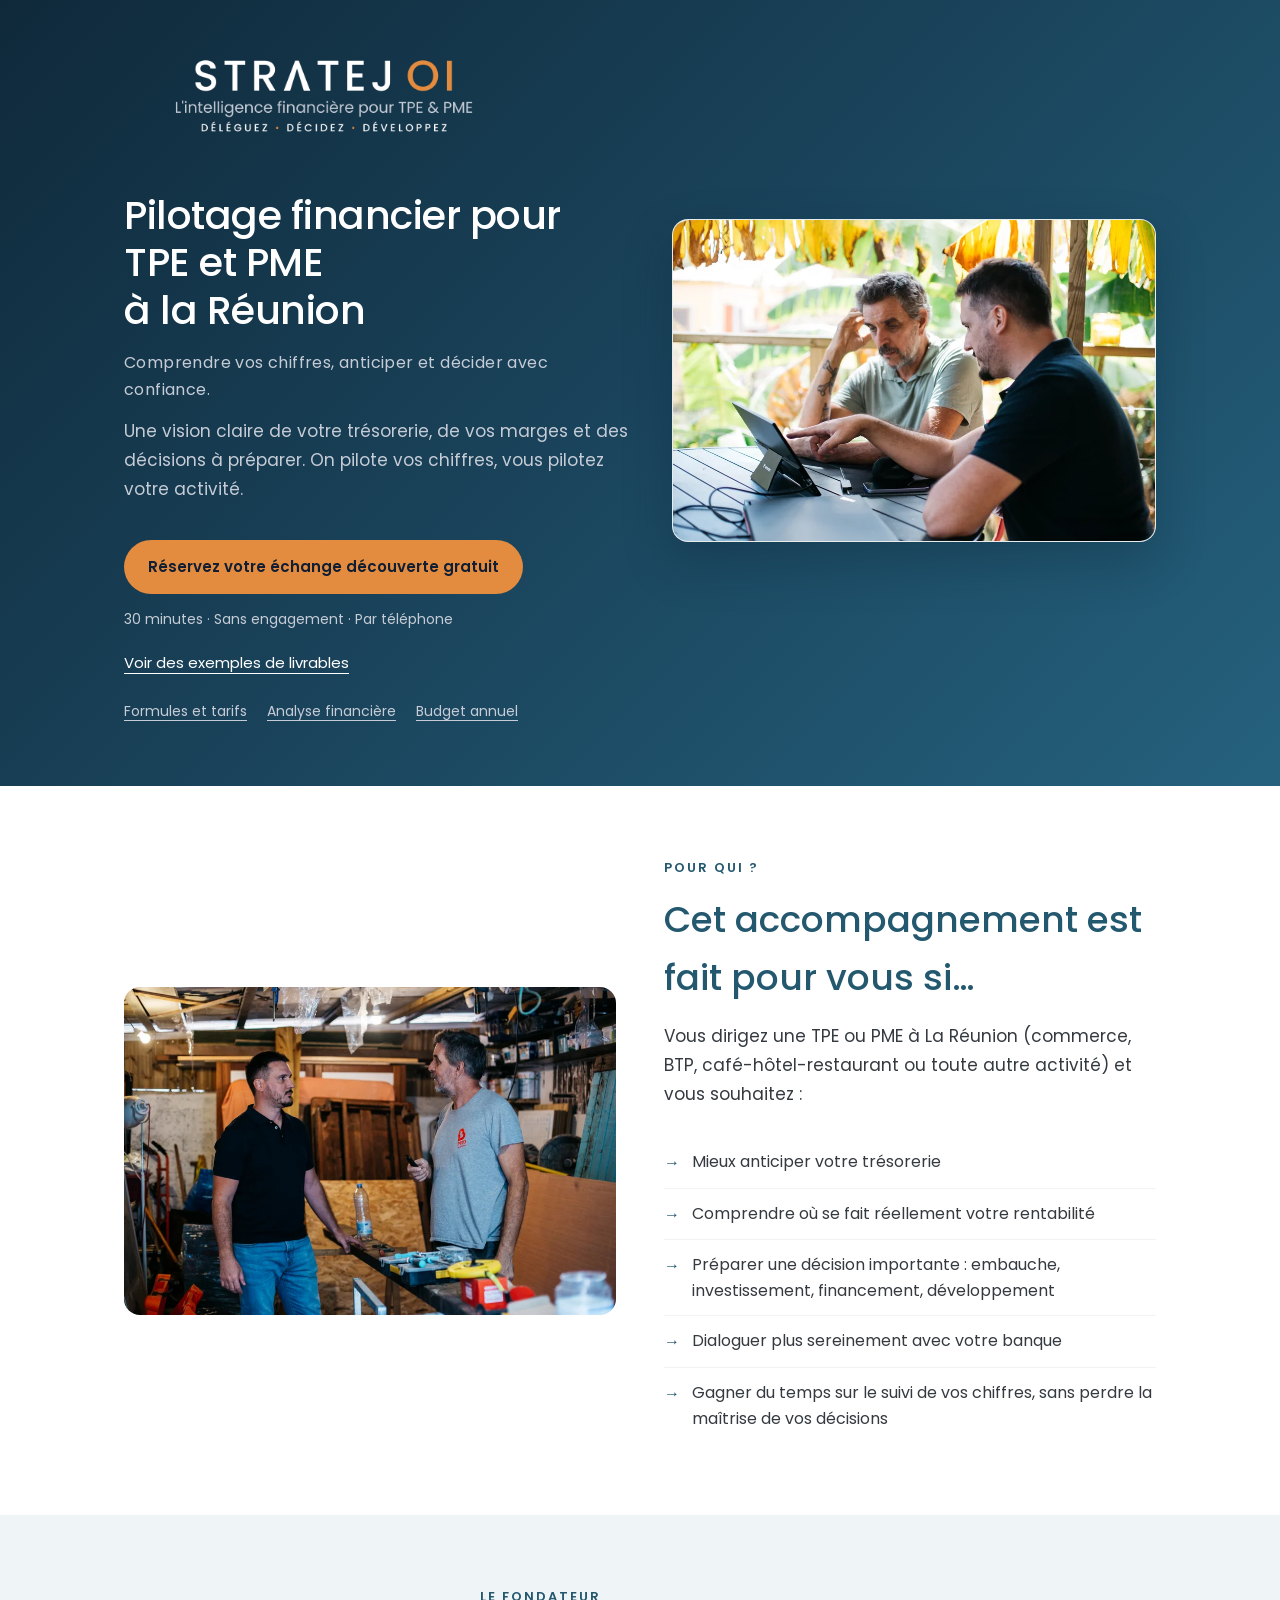
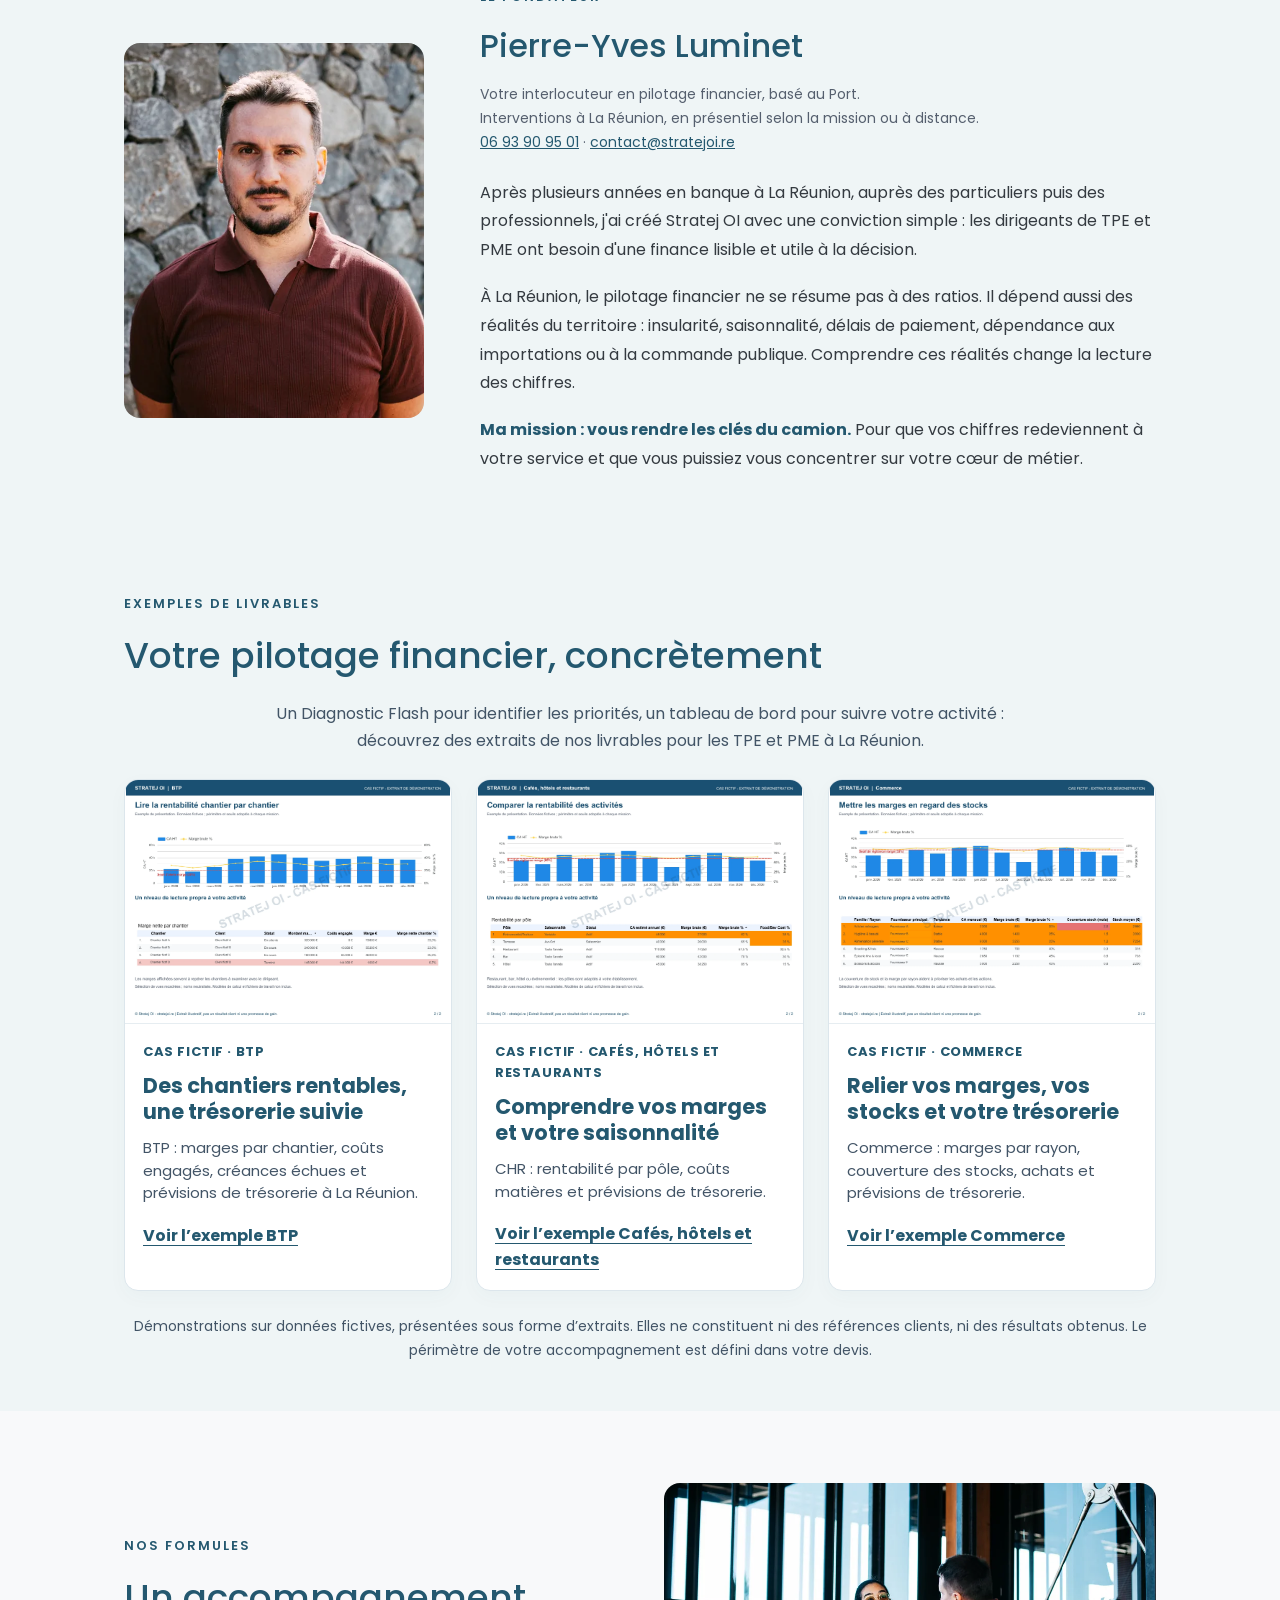
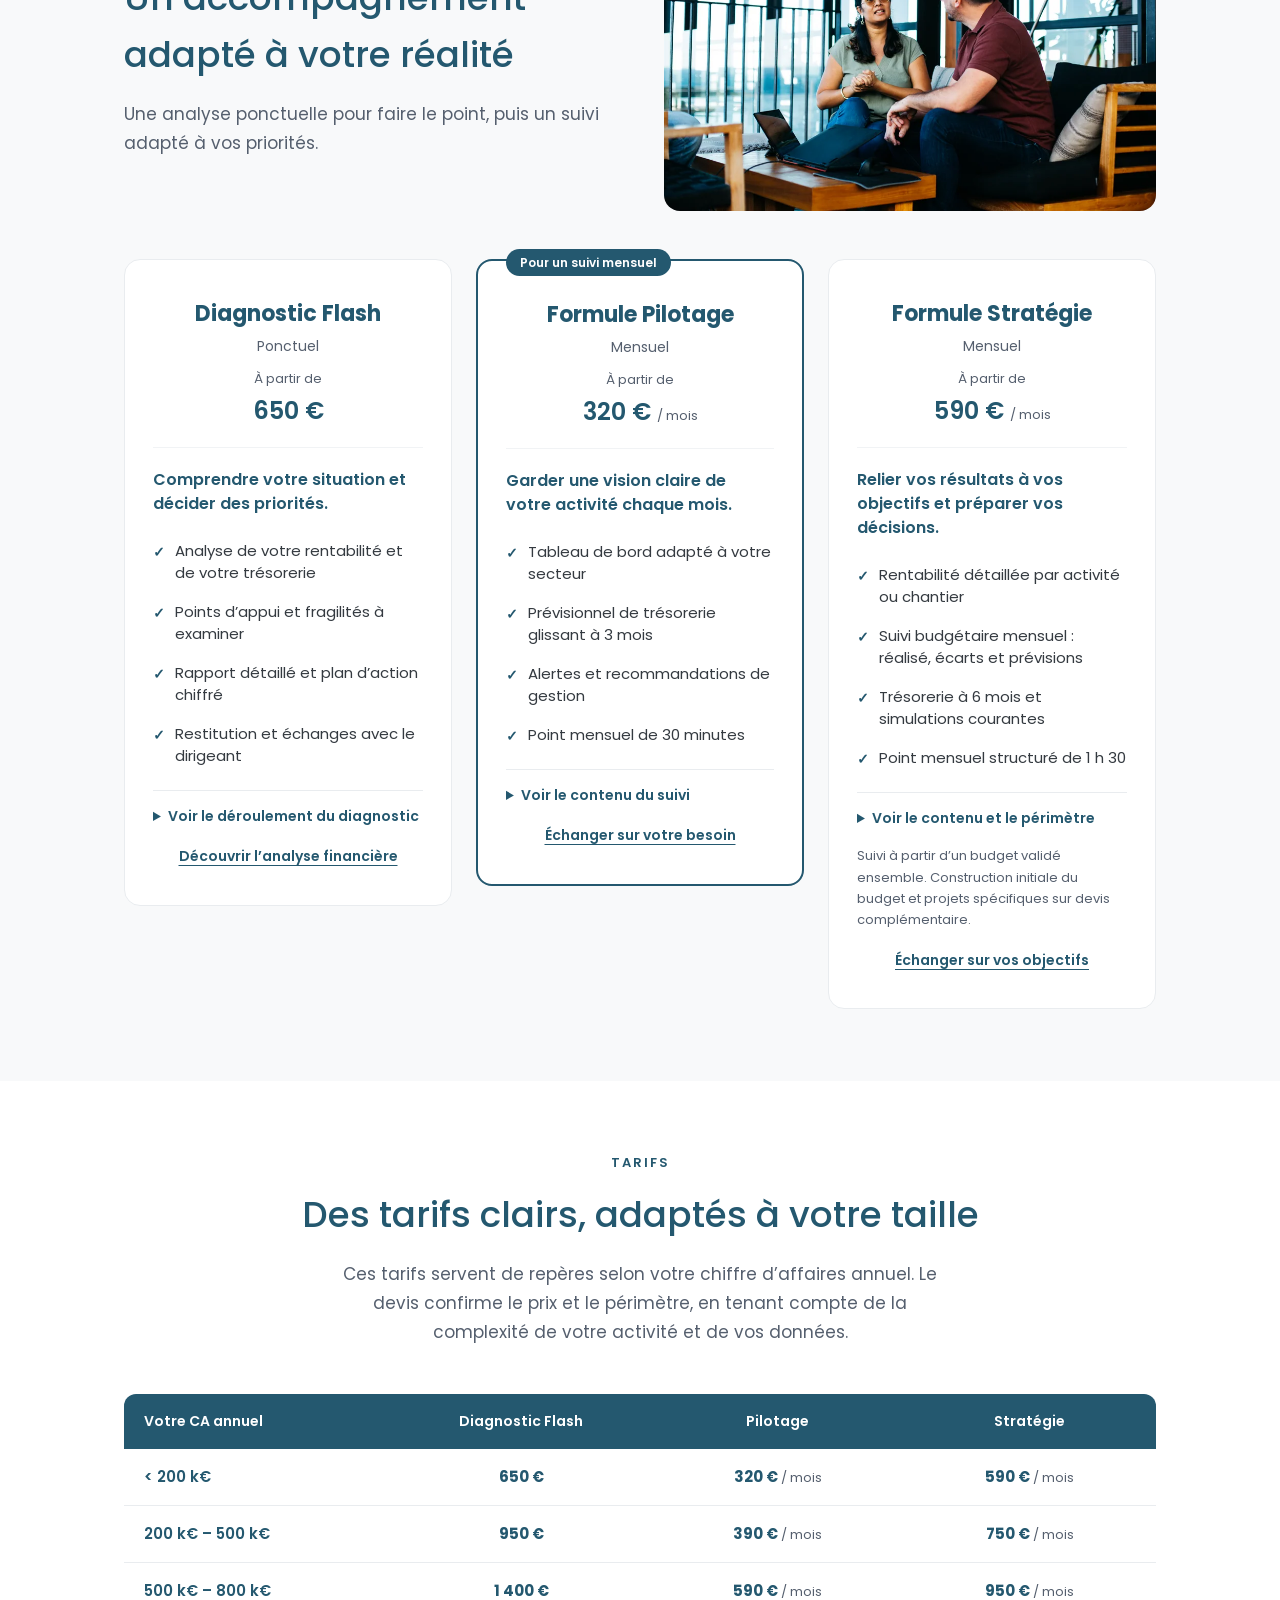
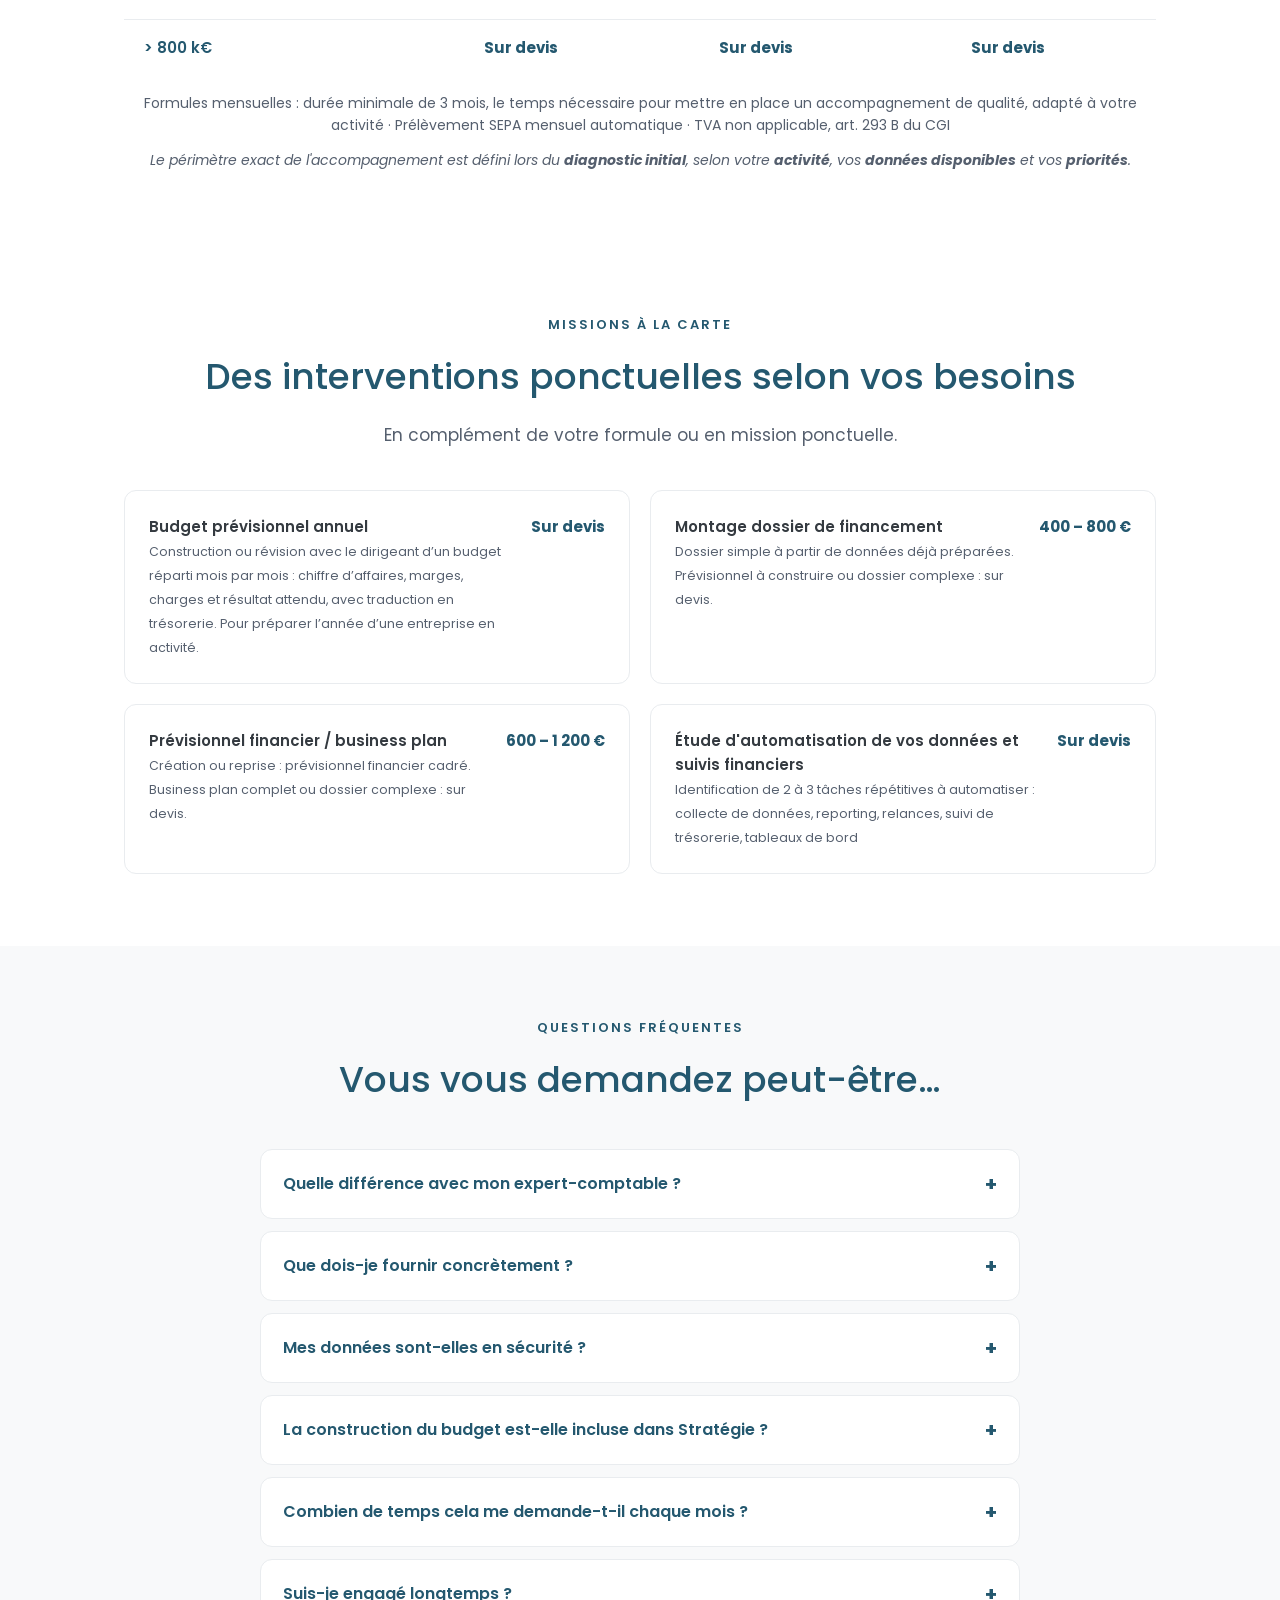
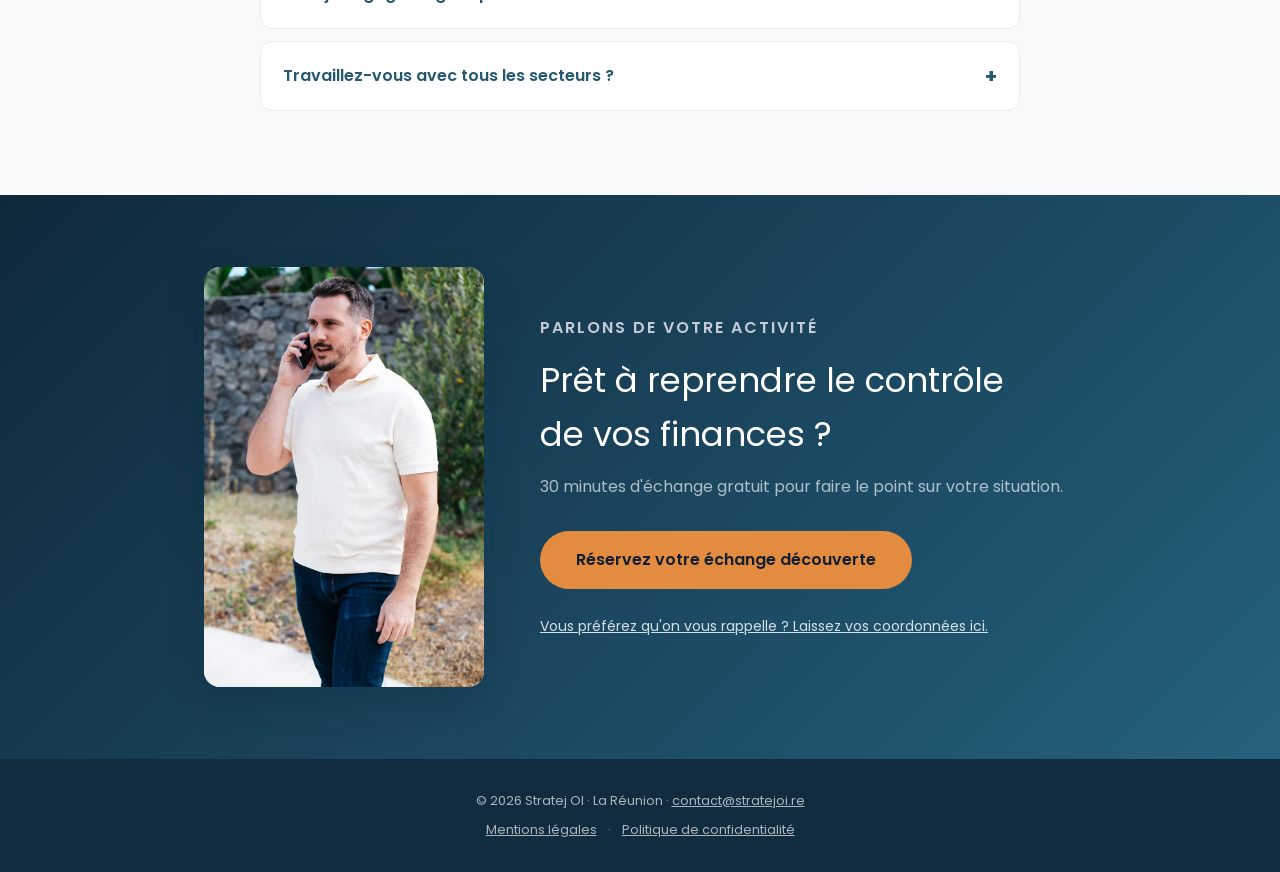
<file: index.html>
<!DOCTYPE html>
<html lang="fr">
<head>
<meta charset="UTF-8">
<meta name="viewport" content="width=device-width, initial-scale=1.0">
<title>Pilotage financier TPE et PME à La Réunion | Stratej OI</title>
<meta name="description" content="Pilotage financier pour TPE et PME à La Réunion : diagnostic, tableau de bord et accompagnement mensuel de votre trésorerie et rentabilité : commerce, BTP, café-hôtel-restaurant.">
<link rel="canonical" href="https://stratejoi.re/">
<meta property="og:type" content="website">
<meta property="og:url" content="https://stratejoi.re/">
<meta property="og:title" content="Pilotage financier TPE et PME à La Réunion | Stratej OI">
<meta property="og:description" content="Pilotage financier pour TPE et PME à La Réunion : diagnostic, tableau de bord et accompagnement mensuel de votre trésorerie et rentabilité : commerce, BTP, café-hôtel-restaurant.">
<meta property="og:locale" content="fr_FR">
<meta property="og:site_name" content="Stratej OI">

<link href="https://fonts.googleapis.com/css2?family=Poppins:wght@400;500;600;700&display=swap" rel="stylesheet">
<style>
:root {
  --navy: #24586F;
  --navy-dark: #101E33;
  --blue: #24586F;
  --blue-light: #EFF5F6;
  --blue-glow: #C6CCD6;
  --orange: #E38B3F;
  --orange-light: #FEF5E7;
  --white: #FFFFFF;
  --gray-50: #F8F9FA;
  --gray-100: #F1F3F5;
  --gray-200: #E9ECEF;
  --gray-400: #ADB5BD;
  --gray-600: #555F6E;
  --gray-800: #343A40;
  --gray-900: #212529;
  --radius: 12px;
  --radius-lg: 16px;
}
* { margin: 0; padding: 0; box-sizing: border-box; }
body {
  font-family: 'Poppins', sans-serif;
  color: var(--gray-900);
  background: var(--white);
  line-height: 1.6;
  -webkit-font-smoothing: antialiased;
}
.container {
  max-width: 1080px;
  margin: 0 auto;
  padding: 0 24px;
}
/* ── HERO ── */
.hero {
  background: linear-gradient(165deg, var(--navy) 0%, var(--navy-dark) 100%);
  padding: 80px 24px 64px;
  text-align: center;
  position: relative;
  overflow: hidden;
}
.hero::before {
  content: '';
  position: absolute;
  top: -40%;
  right: -20%;
  width: 600px;
  height: 600px;
  background: radial-gradient(circle, rgba(46,134,193,0.15) 0%, transparent 70%);
  border-radius: 50%;
}
.hero-logo {
  width: 80px;
  height: 80px;
  background: rgba(255,255,255,0.1);
  border-radius: var(--radius);
  margin: 0 auto 24px;
  display: flex;
  align-items: center;
  justify-content: center;
  font-size: 14px;
  color: rgba(255,255,255,0.5);
  border: 1px dashed rgba(255,255,255,0.2);
}
.hero h1 {
  font-family: 'Poppins',Arial,sans-serif;
  font-size: clamp(28px, 5vw, 44px);
  color: var(--white);
  font-weight: 400;
  margin-bottom: 8px;
  letter-spacing: -0.5px;
}
.hero .tagline {
  font-size: clamp(15px, 2.5vw, 18px);
  color: var(--blue-glow);
  margin-bottom: 24px;
  font-weight: 500;
  letter-spacing: 2px;
}
.hero .tagline span {
  margin: 0 8px;
  opacity: 0.5;
}
.hero p {
  font-size: 17px;
  color: rgba(255,255,255,0.75);
  max-width: 560px;
  margin: 0 auto 36px;
  line-height: 1.7;
}
.btn-primary {
  display: inline-block;
  background: var(--orange);
  color: var(--white);
  padding: 16px 36px;
  border-radius: 50px;
  font-size: 16px;
  font-weight: 600;
  text-decoration: none;
  transition: all 0.2s;
  border: none;
  cursor: pointer;
}
.btn-primary:hover {
  background: #D35400;
  transform: translateY(-1px);
}
.btn-secondary {
  display: inline-block;
  background: transparent;
  color: var(--navy);
  padding: 14px 32px;
  border-radius: 50px;
  font-size: 15px;
  font-weight: 600;
  text-decoration: none;
  border: 2px solid var(--navy);
  transition: all 0.2s;
}
.btn-secondary:hover {
  background: var(--navy);
  color: var(--white);
}
.hero-sub {
  margin-top: 16px;
  font-size: 14px;
  color: rgba(255,255,255,0.45);
}
/* ── SECTION COMMON ── */
section {
  padding: 72px 24px;
}
.section-label {
  font-size: 13px;
  font-weight: 600;
  text-transform: uppercase;
  letter-spacing: 2px;
  color: var(--blue);
  margin-bottom: 12px;
}
.section-title {
  font-family: 'Poppins',Arial,sans-serif;
  font-size: clamp(24px, 4vw, 36px);
  color: var(--navy);
  margin-bottom: 16px;
  font-weight: 400;
}
.section-subtitle {
  font-size: 17px;
  color: var(--gray-600);
  max-width: 600px;
  line-height: 1.7;
}
.section-subtitle.centered {
  margin: 0 auto;
  text-align: center;
}
.text-center { text-align: center; }
/* ── À PROPOS / FONDATEUR ── */
.about-section {
  background: var(--blue-light);
}
.about-content {
  max-width: 760px;
  margin: 0 auto;
  text-align: center;
}
.about-name {
  font-family: 'Poppins',Arial,sans-serif;
  font-size: clamp(24px, 4vw, 32px);
  color: var(--navy);
  font-weight: 400;
  margin-bottom: 28px;
}
.about-text {
  font-size: 17px;
  color: var(--gray-800);
  line-height: 1.8;
  margin-bottom: 18px;
  text-align: left;
}
.about-text:last-child {
  margin-bottom: 0;
}
.about-text strong {
  color: var(--navy);
}
@media (min-width: 640px) {
  .about-content {
    text-align: center;
  }
  .about-text {
    text-align: center;
  }
}
/* ── POUR QUI ── */
.pour-qui-section {
  background: var(--white);
}
.pour-qui-content {
  max-width: 760px;
  margin: 0 auto;
  text-align: center;
}
.pour-qui-intro {
  font-size: 17px;
  color: var(--gray-800);
  margin-bottom: 28px;
  line-height: 1.7;
}
.pour-qui-list {
  list-style: none;
  text-align: left;
  max-width: 620px;
  margin: 0 auto;
  padding: 0;
}
.pour-qui-list li {
  padding: 12px 0;
  font-size: 16px;
  color: var(--gray-800);
  display: flex;
  align-items: flex-start;
  gap: 12px;
  line-height: 1.6;
  border-bottom: 1px solid var(--gray-100);
}
.pour-qui-list li:last-child {
  border-bottom: none;
}
.pour-qui-list li::before {
  content: '→';
  color: var(--blue);
  font-weight: 600;
  font-size: 16px;
  flex-shrink: 0;
  margin-top: 1px;
}
/* ── FORMULES ── */
.formules {
  background: var(--gray-50);
}
.formules-grid {
  display: grid;
  grid-template-columns: repeat(auto-fit, minmax(280px, 1fr));
  gap: 24px;
  margin-top: 48px;
}
.formule-card {
  background: var(--white);
  border-radius: var(--radius-lg);
  padding: 36px 28px;
  border: 1px solid var(--gray-200);
  position: relative;
  transition: border-color 0.2s;
}
.formule-card:hover {
  border-color: var(--blue);
}
.formule-card.featured {
  border: 2px solid var(--blue);
}
.formule-badge {
  position: absolute;
  top: -12px;
  left: 28px;
  background: var(--blue);
  color: white;
  font-size: 12px;
  font-weight: 600;
  padding: 4px 14px;
  border-radius: 50px;
}
.formule-name {
  font-size: 22px;
  font-weight: 700;
  color: var(--navy);
  margin-bottom: 4px;
}
.formule-type {
  font-size: 14px;
  color: var(--gray-600);
  margin-bottom: 12px;
}
.formule-price {
  font-size: 16px;
  font-weight: 600;
  color: var(--navy);
  margin-bottom: 20px;
  padding-bottom: 16px;
  border-bottom: 1px solid var(--gray-100);
}
.formule-price .from {
  font-size: 13px;
  font-weight: 400;
  color: var(--gray-600);
  display: block;
  margin-bottom: 2px;
}
.formule-price small {
  font-size: 13px;
  font-weight: 400;
  color: var(--gray-600);
}
.formule-features {
  list-style: none;
  margin-bottom: 24px;
}
.formule-features li {
  padding: 8px 0;
  font-size: 15px;
  color: var(--gray-800);
  display: flex;
  align-items: flex-start;
  gap: 10px;
  line-height: 1.5;
  text-align: left;
}
.formule-features li::before {
  content: '✓';
  color: var(--blue);
  font-weight: 700;
  font-size: 14px;
  margin-top: 2px;
  flex-shrink: 0;
}
.formule-sublist {
  list-style: none;
  margin-top: 8px;
  padding-left: 0;
  width: 100%;
}
.formule-features .formule-sublist li {
  padding: 4px 0;
  font-size: 14px;
  color: var(--gray-600);
  display: flex;
  align-items: flex-start;
  gap: 8px;
  text-align: left;
  line-height: 1.5;
}
.formule-features .formule-sublist li::before {
  content: '–';
  color: var(--gray-400);
  font-weight: 400;
  font-size: 14px;
  margin-top: 0;
  flex-shrink: 0;
}
/* ── TARIFS ── */
.tarifs-table-wrapper {
  margin-top: 48px;
  overflow-x: auto;
  -webkit-overflow-scrolling: touch;
}
.tarifs-table {
  width: 100%;
  border-collapse: collapse;
  min-width: 600px;
}
.tarifs-table thead th {
  background: var(--navy);
  color: var(--white);
  padding: 16px 20px;
  font-size: 14px;
  font-weight: 600;
  text-align: center;
  white-space: nowrap;
}
.tarifs-table thead th:first-child {
  text-align: left;
  border-radius: var(--radius) 0 0 0;
}
.tarifs-table thead th:last-child {
  border-radius: 0 var(--radius) 0 0;
}
.tarifs-table tbody td {
  padding: 16px 20px;
  text-align: center;
  font-size: 15px;
  border-bottom: 1px solid var(--gray-200);
}
.tarifs-table tbody td:first-child {
  text-align: left;
  font-weight: 600;
  color: var(--navy);
}
.tarifs-table tbody tr:hover {
  background: var(--blue-light);
}
.tarifs-table tbody tr:last-child td {
  border-bottom: none;
}
.prix-mois {
  font-weight: 700;
  color: var(--navy);
}
.prix-mois small {
  font-weight: 400;
  color: var(--gray-600);
  font-size: 13px;
}
.tarifs-note {
  margin-top: 16px;
  font-size: 14px;
  color: var(--gray-600);
  text-align: center;
}
/* ── OFFRE LANCEMENT ── */
.lancement {
  background: linear-gradient(135deg, var(--orange-light) 0%, #FFF8F0 100%);
  border-top: 3px solid var(--orange);
}
.lancement-box {
  max-width: 680px;
  margin: 0 auto;
  text-align: center;
}
.lancement-badge {
  display: inline-block;
  background: var(--orange);
  color: white;
  font-size: 14px;
  font-weight: 700;
  padding: 6px 20px;
  border-radius: 50px;
  margin-bottom: 20px;
}
.lancement-prix {
  display: flex;
  justify-content: center;
  gap: 32px;
  margin: 32px 0;
  flex-wrap: wrap;
}
.lancement-prix-item {
  text-align: center;
}
.lancement-prix-item .ca {
  font-size: 13px;
  color: var(--gray-600);
  margin-bottom: 4px;
}
.lancement-prix-item .ancien {
  font-size: 16px;
  color: var(--gray-400);
  text-decoration: line-through;
}
.lancement-prix-item .nouveau {
  font-size: 28px;
  font-weight: 700;
  color: var(--orange);
}
/* ── MISSIONS À LA CARTE ── */
.carte-grid {
  display: grid;
  grid-template-columns: repeat(auto-fit, minmax(300px, 1fr));
  gap: 20px;
  margin-top: 40px;
}
.carte-item {
  background: var(--white);
  border-radius: var(--radius);
  padding: 24px;
  border: 1px solid var(--gray-200);
  display: flex;
  justify-content: space-between;
  align-items: center;
  gap: 16px;
}
.carte-item-name {
  font-size: 15px;
  font-weight: 600;
  color: var(--gray-800);
}
.carte-item-prix {
  font-size: 15px;
  font-weight: 700;
  color: var(--navy);
  white-space: nowrap;
}
/* ── AUTOMATISATION ── */
.auto-section {
  background: var(--gray-50);
}
.auto-grid {
  display: grid;
  grid-template-columns: repeat(auto-fit, minmax(260px, 1fr));
  gap: 24px;
  margin-top: 40px;
}
.auto-card {
  background: var(--white);
  border-radius: var(--radius-lg);
  padding: 32px 24px;
  border: 1px solid var(--gray-200);
  text-align: center;
}
.auto-card-name {
  font-size: 20px;
  font-weight: 700;
  color: var(--navy);
  margin-bottom: 4px;
}
.auto-card-prix {
  font-size: 24px;
  font-weight: 700;
  color: var(--blue);
  margin: 12px 0;
}
.auto-card-prix small {
  font-size: 14px;
  font-weight: 400;
  color: var(--gray-600);
}
.auto-card ul {
  list-style: none;
  text-align: left;
  margin-top: 16px;
}
.auto-card ul li {
  padding: 6px 0;
  font-size: 14px;
  color: var(--gray-600);
  display: flex;
  align-items: center;
  gap: 8px;
}
.auto-card ul li::before {
  content: '✓';
  color: var(--blue);
  font-weight: 700;
  font-size: 13px;
}
.kap-note {
  margin-top: 32px;
  background: var(--blue-light);
  border-radius: var(--radius);
  padding: 20px 24px;
  text-align: center;
  font-size: 15px;
  color: var(--navy);
}
.kap-note strong {
  color: var(--blue);
}
/* ── FAQ ── */
.faq-section {
  background: var(--gray-50);
}
.faq-list {
  max-width: 760px;
  margin: 40px auto 0;
  text-align: left;
}
.faq-item {
  background: var(--white);
  border: 1px solid var(--gray-200);
  border-radius: var(--radius);
  margin-bottom: 12px;
}
.faq-item summary {
  cursor: pointer;
  padding: 18px 22px;
  font-weight: 600;
  color: var(--navy);
  font-size: 16px;
  list-style: none;
  display: flex;
  justify-content: space-between;
  align-items: center;
  gap: 12px;
}
.faq-item summary::-webkit-details-marker {
  display: none;
}
.faq-item summary::after {
  content: '+';
  color: var(--blue);
  font-size: 20px;
  font-weight: 700;
  flex-shrink: 0;
}
.faq-item[open] summary::after {
  content: '–';
}
.faq-item p {
  padding: 0 22px 18px;
  font-size: 15px;
  color: var(--gray-800);
  line-height: 1.7;
}
/* ── CTA FINAL ── */
.cta-final {
  background: var(--navy);
  text-align: center;
  padding: 72px 24px;
}
.cta-final h2 {
  font-family: 'Poppins',Arial,sans-serif;
  font-size: clamp(24px, 4vw, 34px);
  color: var(--white);
  font-weight: 400;
  margin-bottom: 12px;
}
.cta-final p {
  color: rgba(255,255,255,0.65);
  font-size: 16px;
  margin-bottom: 32px;
}
.cta-final .btn-primary {
  margin-bottom: 16px;
}
.cta-rappel {
  margin-top: 12px;
}
.cta-rappel a {
  color: rgba(255,255,255,0.5);
  font-size: 14px;
  text-decoration: underline;
}
.cta-rappel a:hover {
  color: rgba(255,255,255,0.75);
}
/* ── FOOTER ── */
footer {
  text-align: center;
  padding: 32px 24px;
  font-size: 13px;
  color: var(--gray-400);
  background: var(--gray-900);
}
footer a {
  color: var(--gray-400);
  text-decoration: underline;
}
/* ── RESPONSIVE ── */
@media (max-width: 640px) {
  .hero { padding: 56px 20px 48px; }
  section { padding: 48px 16px; }
  .formule-card { padding: 28px 20px; }
  .lancement-prix { gap: 20px; }
  .lancement-prix-item .nouveau { font-size: 24px; }
  /* Tableau tarifaire → cartes empilées sur mobile */
  .tarifs-table-wrapper {
    overflow-x: visible;
  }
  .tarifs-table {
    min-width: 0;
    display: block;
  }
  .tarifs-table thead {
    display: none;
  }
  .tarifs-table tbody {
    display: block;
  }
  .tarifs-table tbody tr {
    display: block;
    background: var(--white);
    border: 1px solid var(--gray-200);
    border-radius: var(--radius);
    margin-bottom: 16px;
    padding: 16px 20px;
  }
  .tarifs-table tbody tr:hover {
    background: var(--white);
  }
  .tarifs-table tbody td {
    display: flex;
    justify-content: space-between;
    align-items: center;
    padding: 10px 0;
    border-bottom: 1px solid var(--gray-100);
    text-align: left;
  }
  .tarifs-table tbody td:not(:first-child) {
    display: grid;
    grid-template-columns: 1fr 1fr;
    gap: 12px;
    align-items: center;
  }
  .tarifs-table tbody td:first-child {
    display: flex;
    flex-direction: column;
    align-items: flex-start;
    font-size: 17px;
    font-weight: 700;
    color: var(--navy);
    padding-bottom: 12px;
    margin-bottom: 4px;
    border-bottom: 2px solid var(--blue-light);
  }
  .tarifs-table tbody td:first-child::before {
    content: 'Votre CA annuel';
    font-size: 12px;
    font-weight: 500;
    color: var(--gray-600);
    text-transform: uppercase;
    letter-spacing: 1px;
    margin-bottom: 4px;
  }
  .tarifs-table tbody td:not(:first-child)::before {
    content: attr(data-label);
    font-size: 14px;
    color: var(--gray-600);
    font-weight: 500;
  }
  .tarifs-table tbody td:last-child {
    border-bottom: none;
    padding-bottom: 0;
  }
}

.formule-scope{font-size:13px;line-height:1.65;color:var(--gray-600);text-align:left;margin-top:16px;padding-top:16px;border-top:1px solid var(--gray-200)}
.carte-grid{grid-template-columns:repeat(2,minmax(0,1fr))}.carte-item{align-items:flex-start}.carte-item-name{min-width:0}.carte-item-prix{flex-shrink:0}
@media(max-width:700px){.carte-grid{grid-template-columns:1fr}}

.exemples-section{background:#EFF5F6}.exemples-intro{max-width:760px;margin:0 auto 28px;text-align:center;font-size:17px;line-height:1.7;color:#425466}.exemples-grid{display:grid;grid-template-columns:repeat(3,minmax(0,1fr));gap:24px}.exemple-card{background:white;border:1px solid #dce6ec;border-radius:14px;overflow:hidden;box-shadow:0 6px 20px #24586F08}.exemple-card img{width:100%;height:auto;display:block;border-bottom:1px solid #e6edf1}.exemple-card-body{padding:24px}.exemple-card h3{color:#24586F;font-size:21px;line-height:1.25;margin:0 0 12px}.exemple-card p{font-size:16px;line-height:1.65;margin:0 0 18px;color:#425466}.exemple-link{font-size:16px;font-weight:700;color:#24586F;text-decoration:underline;text-underline-offset:4px}.exemple-label{display:block;font-size:13px;font-weight:700;letter-spacing:.045em;text-transform:uppercase;color:#915014;margin-bottom:10px}.exemples-note{margin-top:24px!important;font-size:14px;line-height:1.7;text-align:center;color:#425466}a:focus-visible,summary:focus-visible{outline:3px solid #E38B3F;outline-offset:5px}@media(max-width:800px){.exemples-grid{grid-template-columns:1fr}.exemple-card-body{padding:20px}}


.hero .hero-position{font-size:16px;letter-spacing:.025em;color:#d7e9f5;margin:18px auto;max-width:680px}.hero .hero-examples{display:inline-block;color:#fff;font-size:15px;text-decoration:underline;text-underline-offset:5px;margin-top:12px}.hero .hero-links{display:flex;justify-content:center;gap:24px;flex-wrap:wrap;margin-top:24px}.hero-links a{color:#d7e9f5;font-size:14px;text-underline-offset:4px}.formule-purpose{color:var(--navy);font-weight:600;font-size:16px;line-height:1.5;margin-bottom:16px;text-align:left}.formule-card{align-self:start}.formule-card .formule-features{margin-bottom:14px}.formule-detail{border-top:1px solid var(--gray-200);padding-top:14px;text-align:left}.formule-detail summary{cursor:pointer;color:var(--navy);font-size:14px;font-weight:600}.formule-detail p{font-size:14px;color:var(--gray-600);line-height:1.6;margin:12px 0}.formule-card .formule-scope{border:0;padding:0;font-size:13px}.formule-next{display:inline-block;margin-top:18px;color:var(--navy);font-weight:600;font-size:14px;text-underline-offset:4px}.local-contact{font-size:14px;color:var(--gray-600);line-height:1.7;margin-top:16px}.local-contact a{color:var(--navy)}.exemples-section{padding-top:48px;padding-bottom:48px}.exemples-section .exemple-card-body{padding:18px}.exemples-section .exemple-card p{font-size:15px;line-height:1.5}.exemples-section .exemples-intro{font-size:16px;margin-bottom:24px}.exemples-section .exemple-card img{aspect-ratio:4/3;object-fit:contain}.author-note{font-size:14px;color:#526575;margin:28px 0}.site-nav{display:flex;gap:20px;flex-wrap:wrap;font-size:14px}.service-steps{padding-left:24px}.service-steps li{padding:8px 0}.service-price{font-size:21px;font-weight:700;color:#24586F}.service-questions dt{font-weight:700;color:#24586F;margin-top:24px}.service-questions dd{margin:8px 0 24px}.service-table{width:100%;border-collapse:collapse;margin:24px 0;font-size:16px}.service-table th,.service-table td{padding:14px;text-align:left;border-bottom:1px solid #dce6ec;vertical-align:top}.service-table th{background:#EFF5F6;color:#24586F}@media(max-width:600px){.service-table th,.service-table td{padding:10px;font-size:14px}.service-table th:first-child{width:35%}.hero .hero-links{gap:16px}.exemples-section{padding:36px 16px}}
.hero .hero-sub{font-size:14px;margin:14px auto 8px}.hero .hero-position{margin:14px auto}.hero-brand svg{max-width:200px}@media(max-width:640px){.hero{padding:28px 20px 32px}.hero-brand svg{max-width:150px}.hero-brand>span{font-size:34px!important}.hero .hero-brand{margin-bottom:20px!important}.hero h1{font-size:27px;line-height:1.2}.hero .hero-position{font-size:15px;line-height:1.5;margin:12px auto}.hero .tagline{letter-spacing:1px;font-size:14px;margin-bottom:16px}.hero .tagline span{margin:0 4px}.hero p{font-size:16px;line-height:1.6;margin-bottom:20px}.hero .btn-primary{padding:13px 22px;font-size:15px}.hero .hero-links{margin-top:20px}}

/* Charte Stratej OI v10, 11/07/2026 */
body{font-family:'Poppins',Arial,sans-serif}
h1,h2,.section-title,.about-name{font-family:'Poppins',Arial,sans-serif;font-weight:500}
/* User's existing visual references, supplied 11/09/2026: petroleum-blue gradient. */
:root{--brand-gradient:linear-gradient(135deg,#0F293A 0%,#1A445C 50%,#25617D 100%)}
.hero{background:var(--brand-gradient);padding-top:38px}
.cta-final{background:var(--brand-gradient)}
footer{background:#102C3E}
.hero::before{display:none}
.hero-brand{position:relative;max-width:560px;margin:0 auto 24px}
.hero-brand img{display:block;width:100%;height:auto}
.hero h1{font-weight:500;font-size:clamp(28px,4vw,44px);line-height:1.2}
.hero .hero-position,.hero .hero-links a{color:#C6CCD6}
.btn-primary{color:#101E33;background:#E38B3F}
.btn-primary:hover{color:#101E33;background:#E38B3F;box-shadow:0 3px 16px #e38b3f40}
.tag,.exemple-label{color:#24586F}
.formule-price{font-size:24px}
.brand{display:block;line-height:0;flex-shrink:0}
.brand img{display:block;width:260px;height:auto}
.topbar{align-items:center}
.hero p{color:#C6CCD6}
@media(max-width:640px){.hero{padding:22px 16px 32px}.hero .hero-brand{margin-bottom:20px!important;max-width:390px}.hero h1{font-size:27px}.brand img{width:185px}.topbar{gap:12px}.back{font-size:12px;max-width:95px}h1{font-size:30px}h2{font-size:26px}}
@media(max-width:350px){.brand img{width:165px}.hero h1{font-size:25px}}


/* Photographies du shooting : illustrations de l'approche, septembre 2026. */
.photo-frame{margin:0;min-width:0;overflow:hidden;border-radius:16px;background:#e3e9ea}
.photo-frame img{display:block;width:100%;height:auto}
.hero-layout{display:grid;grid-template-columns:1.05fr 1fr;gap:40px;align-items:center;text-align:left}
.hero-copy{min-width:0}
.hero .hero-brand{max-width:400px;margin:0 0 28px}
.hero .hero-copy p{margin-left:0;margin-right:0}
.hero .hero-copy h1{font-size:clamp(28px,3.1vw,40px)}
.hero .hero-copy .hero-links{justify-content:flex-start;gap:12px 20px}
.hero .hero-copy .btn-primary{padding:15px 24px;font-size:15px;text-align:center}
.hero-photo{box-shadow:0 20px 48px #071b2b40;border:1px solid #ffffff26}
.photo-split{display:grid;grid-template-columns:1fr 1fr;gap:48px;align-items:center}
.pour-qui-content{max-width:none;text-align:left}
.pour-qui-list{max-width:none}
.about-layout{display:grid;grid-template-columns:300px minmax(0,1fr);gap:56px;align-items:center}
.about-content{max-width:none;text-align:left}
.about-content .about-text{text-align:left;font-size:16px}
.about-content .about-name{margin-bottom:12px}
.about-content .local-contact{margin:0 0 24px}
.founder-photo img{aspect-ratio:4/5;object-fit:cover;object-position:center 30%}
.offer-intro{display:grid;grid-template-columns:1fr 1fr;gap:48px;align-items:center;text-align:left}
.offer-intro .section-subtitle{margin:0;text-align:left}
.contact-layout{display:grid;grid-template-columns:280px minmax(0,1fr);gap:56px;max-width:920px;align-items:center;text-align:left}
.contact-photo{box-shadow:0 16px 40px #071b2b30}
.contact-copy .section-label{color:#C6CCD6;margin-bottom:12px}
.contact-copy .cta-rappel{margin-top:8px}
.contact-copy .cta-rappel a{color:#d5e1e7}
@media(max-width:1000px) and (min-width:761px){.hero-layout,.photo-split,.offer-intro{gap:28px}.about-layout{grid-template-columns:260px minmax(0,1fr);gap:32px}.hero .hero-copy h1{font-size:31px}.hero .hero-copy .btn-primary{padding:14px 18px}}
@media(max-width:760px){
 .container{padding-left:0;padding-right:0}
 .hero-layout,.photo-split,.about-layout,.offer-intro,.contact-layout{grid-template-columns:minmax(0,1fr);gap:28px}
 .hero-layout{text-align:left}.hero .hero-brand{max-width:360px;margin:0 auto 24px}
 .hero .hero-copy h1{font-size:clamp(19px,6vw,34px);line-height:1.3}
 .hero-title-line{display:block}
 .hero-title-break{display:none}
 .hero-photo{max-width:580px;width:100%;margin:0 auto}
 .hero .hero-copy .hero-links{gap:12px 16px}
 .hero .hero-copy .btn-primary{width:100%;padding:14px 16px}
 .photo-split .photo-frame{order:2}
 .about-layout .founder-photo{max-width:280px;width:100%;margin:0 auto}
 .about-content .about-name{font-size:27px}
 .about-content .about-text{font-size:16px}
 .offer-intro .photo-frame{order:2}
 .contact-layout{text-align:center}.contact-photo{width:240px;margin:0 auto}
 .contact-copy .btn-primary{max-width:100%;padding:15px 20px;font-size:15px}
}

</style>
<script type="application/ld+json">{"@context": "https://schema.org", "@graph": [{"@type": "Organization", "@id": "https://stratejoi.re/#organization", "name": "Stratej OI", "url": "https://stratejoi.re/", "description": "Conseil en pilotage financier pour TPE et PME à La Réunion", "email": "contact@stratejoi.re", "telephone": "+262693909501", "founder": {"@id": "https://stratejoi.re/#pierre-yves-luminet"}, "location": {"@type": "Place", "name": "Le Port, La Réunion"}, "areaServed": {"@type": "Place", "name": "La Réunion"}, "logo": "https://stratejoi.re/exemples/assets/stratej-oi-logo-vertical.png"}, {"@type": "Person", "@id": "https://stratejoi.re/#pierre-yves-luminet", "name": "Pierre-Yves Luminet", "url": "https://stratejoi.re/#a-propos", "worksFor": {"@id": "https://stratejoi.re/#organization"}}, {"@type": "WebPage", "@id": "https://stratejoi.re/#webpage", "url": "https://stratejoi.re/", "name": "Pilotage financier TPE et PME à La Réunion | Stratej OI", "description": "Pilotage financier pour TPE et PME à La Réunion : diagnostic, tableau de bord et accompagnement mensuel de votre trésorerie et rentabilité : commerce, BTP, café-hôtel-restaurant.", "inLanguage": "fr-FR", "publisher": {"@id": "https://stratejoi.re/#organization"}, "about": {"@id": "https://stratejoi.re/#organization"}}]}</script><meta name="robots" content="index,follow,max-image-preview:large"><meta property="og:image" content="https://stratejoi.re/exemples/assets/stratej-oi-partage.png"><meta property="og:image:alt" content="Stratej OI - Pilotage financier des TPE et PME à La Réunion"><meta name="twitter:card" content="summary_large_image"><meta name="twitter:image" content="https://stratejoi.re/exemples/assets/stratej-oi-partage.png"></head>
<body>
<!-- ═══ HERO ═══ -->
<section class="hero">
  <div class="container hero-layout">
    <div class="hero-copy">
    <div class="hero-brand"><img src="exemples/assets/stratej-oi-logo-sombre.png" width="4200" height="1320" alt="STRATEJ OI — L’intelligence financière pour TPE &amp; PME. Déléguez, décidez, développez." fetchpriority="high"></div>
    <h1><span class="hero-title-line">Pilotage financier pour TPE et</span> <span class="hero-title-line">PME<br class="hero-title-break"> à la Réunion</span></h1>
    <p class="hero-position">Comprendre vos chiffres, anticiper et décider avec confiance.</p>
    <p>Une vision claire de votre trésorerie, de vos marges et des décisions à préparer. On pilote vos chiffres, vous pilotez votre activité.</p>
    <a href="https://meet.brevo.com/pierre-yves-luminet/echange-decouverte-stratej-oi" class="btn-primary">Réservez votre échange découverte gratuit</a>
    <p class="hero-sub">30 minutes · Sans engagement · Par téléphone</p><a class="hero-examples" href="#exemples">Voir des exemples de livrables</a><nav class="hero-links" aria-label="Accès directs"><a href="#offres">Formules et tarifs</a><a href="analyse-financiere-reunion.html">Analyse financière</a><a href="#budget-annuel">Budget annuel</a></nav>
    </div>
    <figure class="photo-frame hero-photo"><img src="exemples/assets/photo-explication-chiffres-960.webp" srcset="exemples/assets/photo-explication-chiffres-480.webp 480w, exemples/assets/photo-explication-chiffres-960.webp 960w, exemples/assets/photo-explication-chiffres-1440.webp 1440w" sizes="(max-width: 760px) calc(100vw - 48px), 520px" width="1440" height="960" alt="Pierre-Yves Luminet montrant un écran lors d’un échange, photographie d’illustration." fetchpriority="high" decoding="async"></figure>
  </div>
</section>
<!-- ═══ POUR QUI ═══ -->
<section class="pour-qui-section">
  <div class="container photo-split">
    <figure class="photo-frame"><img src="exemples/assets/photo-echange-atelier-960.webp" srcset="exemples/assets/photo-echange-atelier-480.webp 480w, exemples/assets/photo-echange-atelier-960.webp 960w, exemples/assets/photo-echange-atelier-1440.webp 1440w" sizes="(max-width: 760px) calc(100vw - 48px), 520px" width="1440" height="960" alt="Pierre-Yves Luminet en discussion dans un atelier, photographie d’illustration." loading="lazy" decoding="async"></figure>
    <div class="pour-qui-content">
      <p class="section-label">Pour qui ?</p>
      <h2 class="section-title">Cet accompagnement est fait pour vous si…</h2>
      <p class="pour-qui-intro">Vous dirigez une TPE ou PME à La Réunion (commerce, BTP, café-hôtel-restaurant ou toute autre activité) et vous souhaitez :</p>
      <ul class="pour-qui-list">
        <li>Mieux anticiper votre trésorerie</li>
        <li>Comprendre où se fait réellement votre rentabilité</li>
        <li>Préparer une décision importante : embauche, investissement, financement, développement</li>
        <li>Dialoguer plus sereinement avec votre banque</li>
        <li>Gagner du temps sur le suivi de vos chiffres, sans perdre la maîtrise de vos décisions</li>
      </ul>
    </div>
  </div>
</section>
<!-- ═══ À PROPOS / FONDATEUR ═══ -->
<section class="about-section" id="a-propos">
  <div class="container about-layout">
    <figure class="photo-frame founder-photo"><img src="exemples/assets/photo-pierre-yves-luminet-960.webp" srcset="exemples/assets/photo-pierre-yves-luminet-480.webp 480w, exemples/assets/photo-pierre-yves-luminet-960.webp 960w" sizes="(max-width: 760px) 280px, 320px" width="960" height="1440" alt="Pierre-Yves Luminet, fondateur de Stratej OI au Port." loading="lazy" decoding="async"></figure>
    <div class="about-content">
      <p class="section-label">Le fondateur</p>
      <h2 class="about-name">Pierre-Yves Luminet</h2><p class="local-contact">Votre interlocuteur en pilotage financier, basé au Port.<br>Interventions à La Réunion, en présentiel selon la mission ou à distance.<br><a href="tel:+262693909501">06 93 90 95 01</a> · <a href="mailto:contact@stratejoi.re">contact@stratejoi.re</a></p>
      <p class="about-text">Après plusieurs années en banque à La Réunion, auprès des particuliers puis des professionnels, j'ai créé Stratej OI avec une conviction simple : les dirigeants de TPE et PME ont besoin d'une finance lisible et utile à la décision.</p>
      <p class="about-text">À La Réunion, le pilotage financier ne se résume pas à des ratios. Il dépend aussi des réalités du territoire : insularité, saisonnalité, délais de paiement, dépendance aux importations ou à la commande publique. Comprendre ces réalités change la lecture des chiffres.</p>
      <p class="about-text"><strong>Ma mission : vous rendre les clés du camion.</strong> Pour que vos chiffres redeviennent à votre service et que vous puissiez vous concentrer sur votre cœur de métier.</p>
    </div>
  </div>
</section>
<section id="exemples" class="exemples-section"><div class="container"><p class="section-label">Exemples de livrables</p><h2 class="section-title">Votre pilotage financier, concrètement</h2><p class="exemples-intro">Un Diagnostic Flash pour identifier les priorités, un tableau de bord pour suivre votre activité : découvrez des extraits de nos livrables pour les TPE et PME à La Réunion.</p><div class="exemples-grid"><article class="exemple-card"><a href="exemples/pilotage-financier-btp-reunion.html" tabindex="-1" aria-hidden="true"><img src="exemples/assets/btp-2.webp" width="1800" height="1350" loading="lazy" alt=""></a><div class="exemple-card-body"><span class="exemple-label">Cas fictif · BTP</span><h3>Des chantiers rentables, une trésorerie suivie</h3><p>BTP : marges par chantier, coûts engagés, créances échues et prévisions de trésorerie à La Réunion.</p><a class="exemple-link" href="exemples/pilotage-financier-btp-reunion.html">Voir l’exemple BTP</a></div></article><article class="exemple-card"><a href="exemples/pilotage-financier-chr-reunion.html" tabindex="-1" aria-hidden="true"><img src="exemples/assets/chr-2.webp" width="1800" height="1350" loading="lazy" alt=""></a><div class="exemple-card-body"><span class="exemple-label">Cas fictif · Cafés, hôtels et restaurants</span><h3>Comprendre vos marges et votre saisonnalité</h3><p>CHR : rentabilité par pôle, coûts matières et prévisions de trésorerie.</p><a class="exemple-link" href="exemples/pilotage-financier-chr-reunion.html">Voir l’exemple Cafés, hôtels et restaurants</a></div></article><article class="exemple-card"><a href="exemples/pilotage-financier-commerce-reunion.html" tabindex="-1" aria-hidden="true"><img src="exemples/assets/commerce-2.webp" width="1800" height="1350" loading="lazy" alt=""></a><div class="exemple-card-body"><span class="exemple-label">Cas fictif · Commerce</span><h3>Relier vos marges, vos stocks et votre trésorerie</h3><p>Commerce : marges par rayon, couverture des stocks, achats et prévisions de trésorerie.</p><a class="exemple-link" href="exemples/pilotage-financier-commerce-reunion.html">Voir l’exemple Commerce</a></div></article></div><p class="exemples-note">Démonstrations sur données fictives, présentées sous forme d’extraits. Elles ne constituent ni des références clients, ni des résultats obtenus. Le périmètre de votre accompagnement est défini dans votre devis.</p></div></section>
<!-- ═══ FORMULES ═══ -->
<section class="formules" id="offres">
  <div class="container text-center">
    <div class="offer-intro">
      <div>
    <p class="section-label">Nos formules</p>
    <h2 class="section-title">Un accompagnement adapté à votre réalité</h2>
    <p class="section-subtitle centered">Une analyse ponctuelle pour faire le point, puis un suivi adapté à vos priorités.</p>
      </div>
      <figure class="photo-frame"><img src="exemples/assets/photo-echange-accompagnement-960.webp" srcset="exemples/assets/photo-echange-accompagnement-480.webp 480w, exemples/assets/photo-echange-accompagnement-960.webp 960w, exemples/assets/photo-echange-accompagnement-1440.webp 1440w" sizes="(max-width: 760px) calc(100vw - 48px), 520px" width="1440" height="960" alt="Une conversation avec Pierre-Yves Luminet autour d’une table, photographie d’illustration." loading="lazy" decoding="async"></figure>
    </div>
    <div class="formules-grid">
      <div class="formule-card">
        <p class="formule-name">Diagnostic Flash</p><p class="formule-type">Ponctuel</p>
        <p class="formule-price"><span class="from">À partir de</span>650 €</p>
        <p class="formule-purpose">Comprendre votre situation et décider des priorités.</p>
        <ul class="formule-features"><li>Analyse de votre rentabilité et de votre trésorerie</li><li>Points d’appui et fragilités à examiner</li><li>Rapport détaillé et plan d’action chiffré</li><li>Restitution et échanges avec le dirigeant</li></ul>
        <details class="formule-detail"><summary>Voir le déroulement du diagnostic</summary><p>Nous définissons la question à traiter et les données nécessaires. L’analyse débouche sur des priorités discutées lors d’une restitution en visio ou en présentiel, selon disponibilité et localisation.</p></details>
        <a class="formule-next" href="analyse-financiere-reunion.html">Découvrir l’analyse financière</a>
      </div>
      <div class="formule-card featured">
        <span class="formule-badge">Pour un suivi mensuel</span><p class="formule-name">Formule Pilotage</p><p class="formule-type">Mensuel</p>
        <p class="formule-price"><span class="from">À partir de</span>320 € <small>/ mois</small></p>
        <p class="formule-purpose">Garder une vision claire de votre activité chaque mois.</p>
        <ul class="formule-features"><li>Tableau de bord adapté à votre secteur</li><li>Prévisionnel de trésorerie glissant à 3 mois</li><li>Alertes et recommandations de gestion</li><li>Point mensuel de 30 minutes</li></ul>
        <details class="formule-detail"><summary>Voir le contenu du suivi</summary><p>Une vue d’ensemble de vos indicateurs principaux, des alertes automatiques sur les indicateurs critiques et des recommandations d’optimisation continues.</p><p>Le point mensuel se tient en visio. Un rendez-vous présentiel ponctuel est possible selon besoin, disponibilité et localisation.</p></details>
        <a class="formule-next" href="https://meet.brevo.com/pierre-yves-luminet/echange-decouverte-stratej-oi">Échanger sur votre besoin</a>
      </div>
      <div class="formule-card">
        <p class="formule-name">Formule Stratégie</p><p class="formule-type">Mensuel</p>
        <p class="formule-price"><span class="from">À partir de</span>590 € <small>/ mois</small></p>
        <p class="formule-purpose">Relier vos résultats à vos objectifs et préparer vos décisions.</p>
        <ul class="formule-features"><li>Rentabilité détaillée par activité ou chantier</li><li>Suivi budgétaire mensuel : réalisé, écarts et prévisions</li><li>Trésorerie à 6 mois et simulations courantes</li><li>Point mensuel structuré de 1 h 30</li></ul>
        <details class="formule-detail"><summary>Voir le contenu et le périmètre</summary><p>Tableau de bord complet, vue d’ensemble, alertes automatiques, rentabilité approfondie par chantier, client ou poste de dépense selon votre activité. Le suivi du budget comprend la lecture des écarts significatifs et l’actualisation courante des prévisions.</p><p>Recommandations continues, préparation de vos échanges bancaires à partir du suivi financier et veille territoriale sur la commande publique et les dispositifs d’aide.</p><p>Le point mensuel se tient en visio, avec présentiel ponctuel possible selon besoin, disponibilité et localisation. Les dossiers complets de financement, études approfondies d’investissement et accompagnements à un rendez-vous bancaire sont chiffrés séparément.</p></details>
        <p class="formule-scope">Suivi à partir d’un budget validé ensemble. Construction initiale du budget et projets spécifiques sur devis complémentaire.</p>
        <a class="formule-next" href="https://meet.brevo.com/pierre-yves-luminet/echange-decouverte-stratej-oi">Échanger sur vos objectifs</a>
      </div>
    </div></div></section>
<!-- ═══ GRILLE TARIFAIRE ═══ -->
<section>
  <div class="container text-center">
    <p class="section-label">Tarifs</p>
    <h2 class="section-title">Des tarifs clairs, adaptés à votre taille</h2>
    <p class="section-subtitle centered">Ces tarifs servent de repères selon votre chiffre d’affaires annuel. Le devis confirme le prix et le périmètre, en tenant compte de la complexité de votre activité et de vos données.</p>
    <div class="tarifs-table-wrapper">
      <table class="tarifs-table">
        <thead>
          <tr>
            <th>Votre CA annuel</th>
            <th>Diagnostic Flash</th>
            <th>Pilotage</th>
            <th>Stratégie</th>
          </tr>
        </thead>
        <tbody>
          <tr>
            <td>&lt; 200 k€</td>
            <td class="prix-mois" data-label="Diagnostic Flash"><span class="prix-value">650 €</span></td>
            <td class="prix-mois" data-label="Pilotage"><span class="prix-value">320 € <small>/ mois</small></span></td>
            <td class="prix-mois" data-label="Stratégie"><span class="prix-value">590 € <small>/ mois</small></span></td>
          </tr>
          <tr>
            <td>200 k€ – 500 k€</td>
            <td class="prix-mois" data-label="Diagnostic Flash"><span class="prix-value">950 €</span></td>
            <td class="prix-mois" data-label="Pilotage"><span class="prix-value">390 € <small>/ mois</small></span></td>
            <td class="prix-mois" data-label="Stratégie"><span class="prix-value">750 € <small>/ mois</small></span></td>
          </tr>
          <tr>
            <td>500 k€ – 800 k€</td>
            <td class="prix-mois" data-label="Diagnostic Flash"><span class="prix-value">1 400 €</span></td>
            <td class="prix-mois" data-label="Pilotage"><span class="prix-value">590 € <small>/ mois</small></span></td>
            <td class="prix-mois" data-label="Stratégie"><span class="prix-value">950 € <small>/ mois</small></span></td>
          </tr>
          <tr>
            <td>&gt; 800 k€</td>
            <td class="prix-mois" data-label="Diagnostic Flash"><span class="prix-value">Sur devis</span></td>
            <td class="prix-mois" data-label="Pilotage"><span class="prix-value">Sur devis <small style="visibility:hidden;">/ mois</small></span></td>
            <td class="prix-mois" data-label="Stratégie"><span class="prix-value">Sur devis <small style="visibility:hidden;">/ mois</small></span></td>
          </tr>
        </tbody>
      </table>
    </div>
    <p class="tarifs-note">Formules mensuelles : durée minimale de 3 mois, le temps nécessaire pour mettre en place un accompagnement de qualité, adapté à votre activité · Prélèvement SEPA mensuel automatique · TVA non applicable, art. 293 B du CGI</p>
    <p class="tarifs-note" style="margin-top: 12px; font-style: italic;">Le périmètre exact de l'accompagnement est défini lors du <strong>diagnostic initial</strong>, selon votre <strong>activité</strong>, vos <strong>données disponibles</strong> et vos <strong>priorités</strong>.</p>
  </div>
</section>
<!-- ═══ MISSIONS À LA CARTE ═══ -->
<section>
  <div class="container">
    <div class="text-center">
      <p class="section-label">Missions à la carte</p>
      <h2 class="section-title">Des interventions ponctuelles selon vos besoins</h2>
      <p class="section-subtitle centered">En complément de votre formule ou en mission ponctuelle.</p>
    </div>
    <div class="carte-grid" id="missions-ponctuelles">
      <div class="carte-item" id="budget-annuel">
        <p class="carte-item-name">Budget prévisionnel annuel<br><small style="font-weight:400;color:var(--gray-600);">Construction ou révision avec le dirigeant d’un budget réparti mois par mois : chiffre d’affaires, marges, charges et résultat attendu, avec traduction en trésorerie. Pour préparer l’année d’une entreprise en activité.</small></p>
        <p class="carte-item-prix">Sur devis</p>
      </div>
      <div class="carte-item">
        <p class="carte-item-name">Montage dossier de financement<br><small style="font-weight:400;color:var(--gray-600);">Dossier simple à partir de données déjà préparées. Prévisionnel à construire ou dossier complexe : sur devis.</small></p>
        <p class="carte-item-prix">400 – 800 €</p>
      </div>
      <div class="carte-item">
        <p class="carte-item-name">Prévisionnel financier / business plan<br><small style="font-weight:400;color:var(--gray-600);">Création ou reprise : prévisionnel financier cadré. Business plan complet ou dossier complexe : sur devis.</small></p>
        <p class="carte-item-prix">600 – 1 200 €</p>
      </div>
      <div class="carte-item">
        <p class="carte-item-name">Étude d'automatisation de vos données et suivis financiers<br><small style="font-weight:400;color:var(--gray-600);">Identification de 2 à 3 tâches répétitives à automatiser : collecte de données, reporting, relances, suivi de trésorerie, tableaux de bord</small></p>
        <p class="carte-item-prix">Sur devis</p>
      </div>
    </div>
  </div>
</section>
<!-- ═══ FAQ ═══ -->

<section class="faq-section">
  <div class="container text-center">
    <p class="section-label">Questions fréquentes</p>
    <h2 class="section-title">Vous vous demandez peut-être…</h2>
    <div class="faq-list">
      <details class="faq-item">
        <summary>Quelle différence avec mon expert-comptable ?</summary>
        <p>Stratej OI vous accompagne dans la lecture de vos chiffres et la préparation de vos décisions, en complément de votre expert-comptable : trésorerie, rentabilité, budget et priorités de gestion. L’intervention porte sur le pilotage financier à partir des données disponibles ; elle ne comprend pas la tenue comptable, les déclarations fiscales ni le conseil juridique.</p>
      </details>
      <details class="faq-item">
        <summary>Que dois-je fournir concrètement ?</summary>
        <p>L'essentiel existe déjà : votre export comptable (disponible auprès de votre expert-comptable ou de votre logiciel), vos relevés bancaires, et selon la formule vos suivis d'activité (chantiers, familles de produits…). La liste exacte vous est remise au démarrage, adaptée à votre situation.</p>
      </details>
      <details class="faq-item">
        <summary>Mes données sont-elles en sécurité ?</summary>
        <p>Les modalités de transmission et d’utilisation de vos documents sont précisées au démarrage de la mission. La collecte est limitée aux informations utiles à l’accompagnement. Consultez notre <a href="https://stratejoi.re/politique-confidentialite.html">politique de confidentialité</a> pour connaître les traitements décrits et vos points de contact.</p>
      </details>
      <details class="faq-item">
        <summary>La construction du budget est-elle incluse dans Stratégie ?</summary>
        <p>La formule Stratégie comprend le suivi mensuel du budget sur le périmètre convenu : comparaison avec le réalisé, lecture des écarts et actualisation courante des prévisions. Nous partons d’un budget existant validé ensemble. Si le budget doit être construit ou repris en profondeur, cette préparation est chiffrée séparément avant de commencer.</p>
      </details>
      <details class="faq-item">
        <summary>Combien de temps cela me demande-t-il chaque mois ?</summary>
        <p>Le temps dépend de votre organisation et des données disponibles. Prévoyez la transmission de vos documents et votre point mensuel (30 min en formule Pilotage, 1h30 en formule Stratégie). La préparation et l’analyse prévues dans votre mission sont prises en charge ; des échanges complémentaires peuvent être nécessaires selon les données reçues et les décisions à préparer.</p>
      </details>
      <details class="faq-item">
        <summary>Suis-je engagé longtemps ?</summary>
        <p>Trois mois au départ, le temps de mettre en place votre tableau de bord et vos premiers points mensuels. Ensuite, le contrat se poursuit mois par mois et reste résiliable à tout moment avec 30 jours de préavis.</p>
      </details>
      <details class="faq-item">
        <summary>Travaillez-vous avec tous les secteurs ?</summary>
        <p>Nos tableaux de bord sont construits par secteur, avec une expertise particulière sur le commerce de détail, le BTP et les cafés-hôtels-restaurants à La Réunion. Vous exercez une autre activité ? Parlons-en lors de l'échange découverte : le socle (trésorerie, rentabilité, alertes) s'adapte à la plupart des TPE et PME.</p>
      </details>
    </div>
  </div>
</section>
<!-- ═══ CTA FINAL ═══ -->
<section class="cta-final" id="contact">
  <div class="container contact-layout">
    <figure class="photo-frame contact-photo"><img src="exemples/assets/photo-pierre-yves-telephone-960.webp" srcset="exemples/assets/photo-pierre-yves-telephone-480.webp 480w, exemples/assets/photo-pierre-yves-telephone-960.webp 960w" sizes="(max-width: 760px) 280px, 320px" width="960" height="1440" alt="Pierre-Yves Luminet en conversation au téléphone." loading="lazy" decoding="async"></figure>
    <div class="contact-copy">
    <p class="section-label">Parlons de votre activité</p>
    <h2>Prêt à reprendre le contrôle<br>de vos finances ?</h2>
    <p>30 minutes d'échange gratuit pour faire le point sur votre situation.</p>
    <a href="https://meet.brevo.com/pierre-yves-luminet/echange-decouverte-stratej-oi" class="btn-primary">Réservez votre échange découverte</a>
    <div class="cta-rappel">
      <a href="https://e4c8f929.sibforms.com/serve/[base64]" target="_blank" rel="noopener">Vous préférez qu'on vous rappelle ? Laissez vos coordonnées ici.</a>
    </div>
    </div>
  </div>
</section>
<!-- ═══ FOOTER ═══ -->
<footer>
  <p>© 2026 Stratej OI · La Réunion · <a href="#" id="footer-mail">contact [at] stratejoi.re</a></p>
  <p style="margin-top: 8px;">
    <a href="https://stratejoi.re/mentions-legales.html" style="color: var(--gray-400); text-decoration: underline; margin: 0 8px;">Mentions légales</a> ·
    <a href="https://stratejoi.re/politique-confidentialite.html" style="color: var(--gray-400); text-decoration: underline; margin: 0 8px;">Politique de confidentialité</a>
  </p>
</footer>
<script>
(function() {
  var m = 'contact' + '@' + 'stratejoi' + '.re';
  var a = document.getElementById('footer-mail');
  a.href = 'mailto:' + m;
  a.textContent = m;
})();
</script>
</body>
</html>
</file>
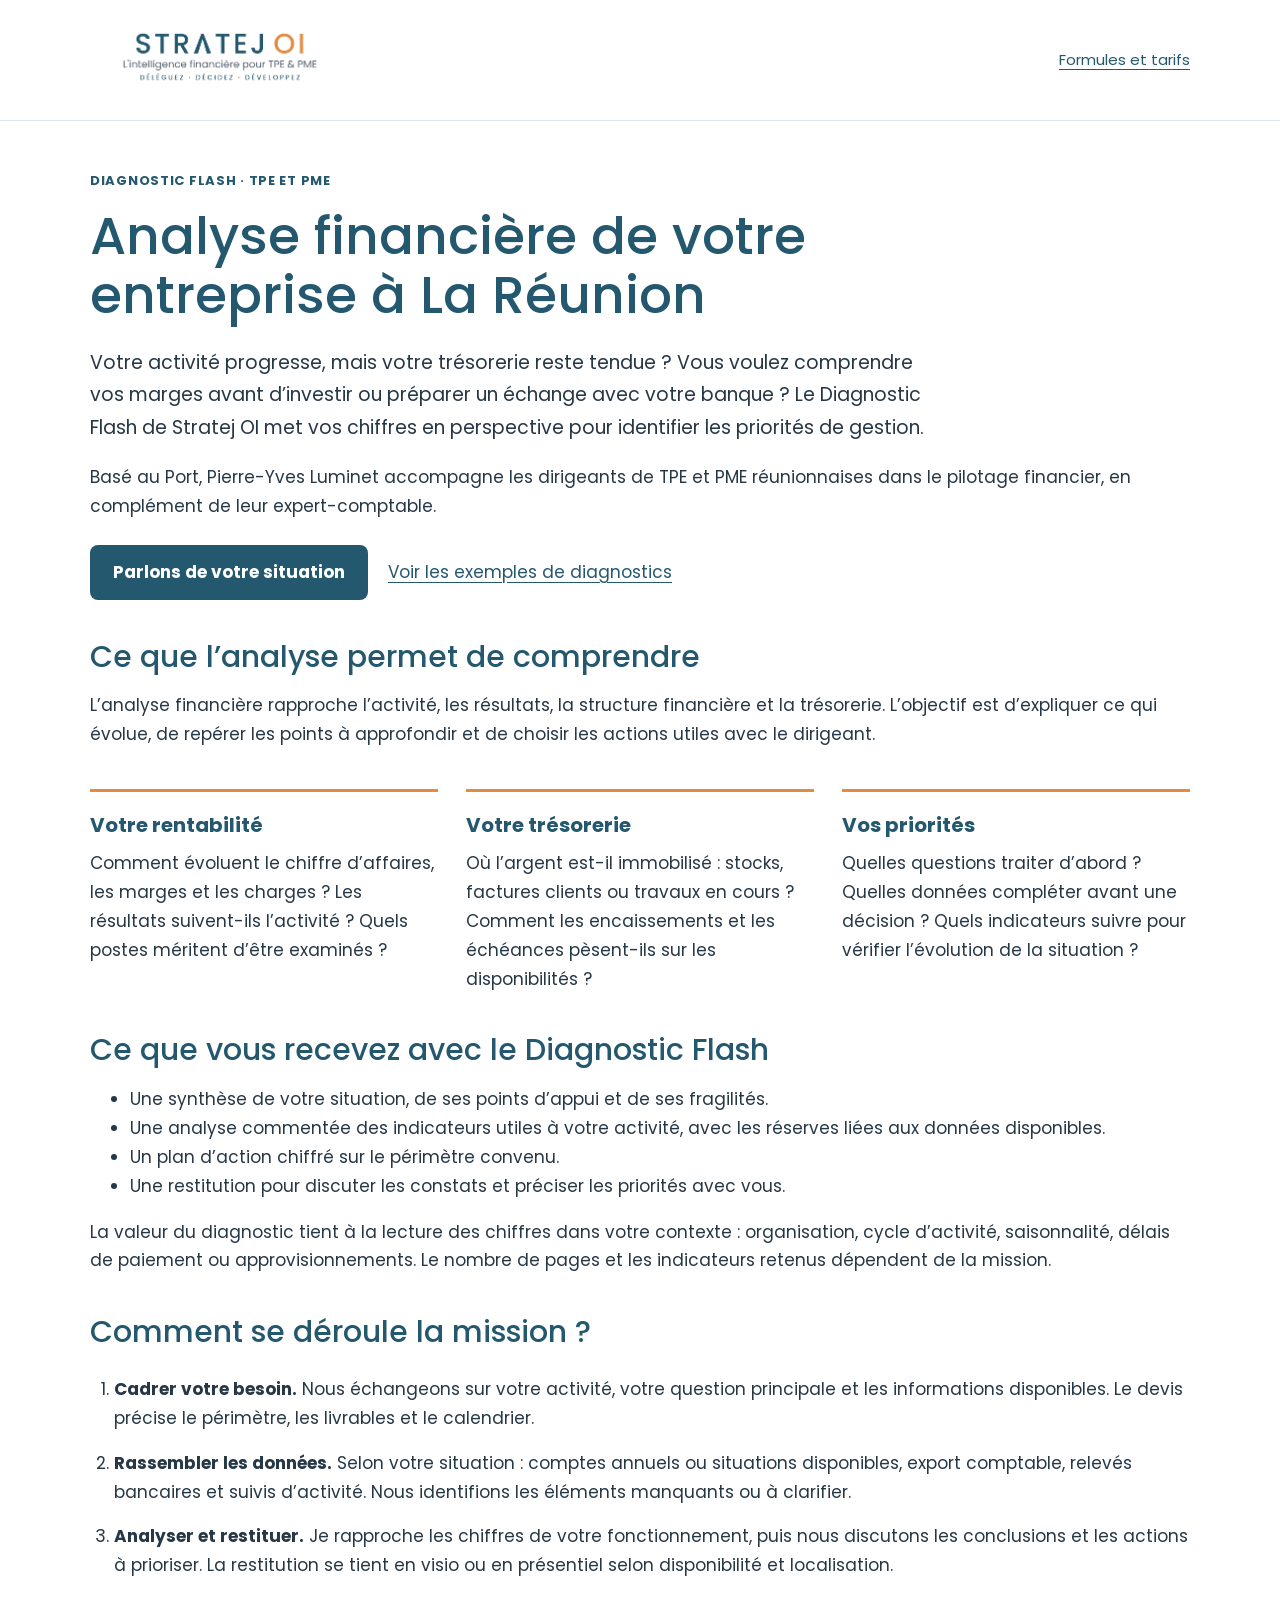
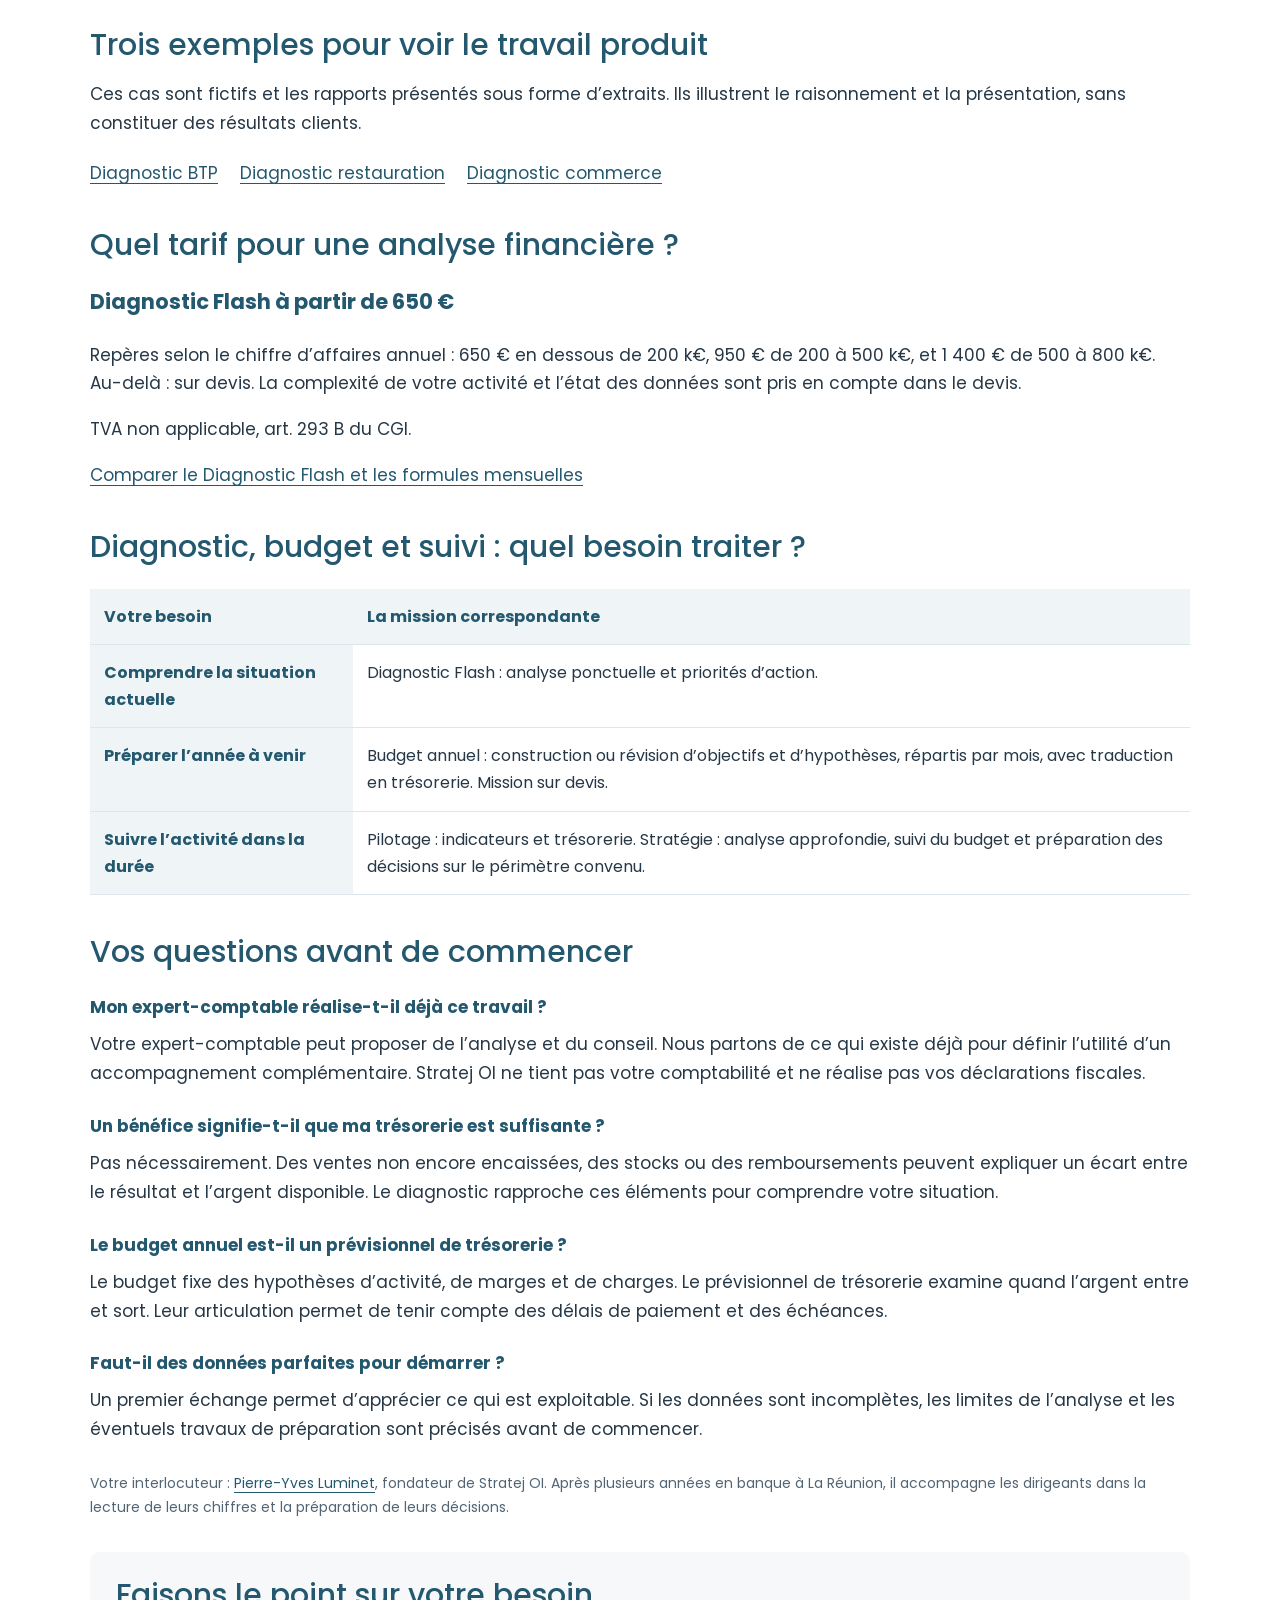
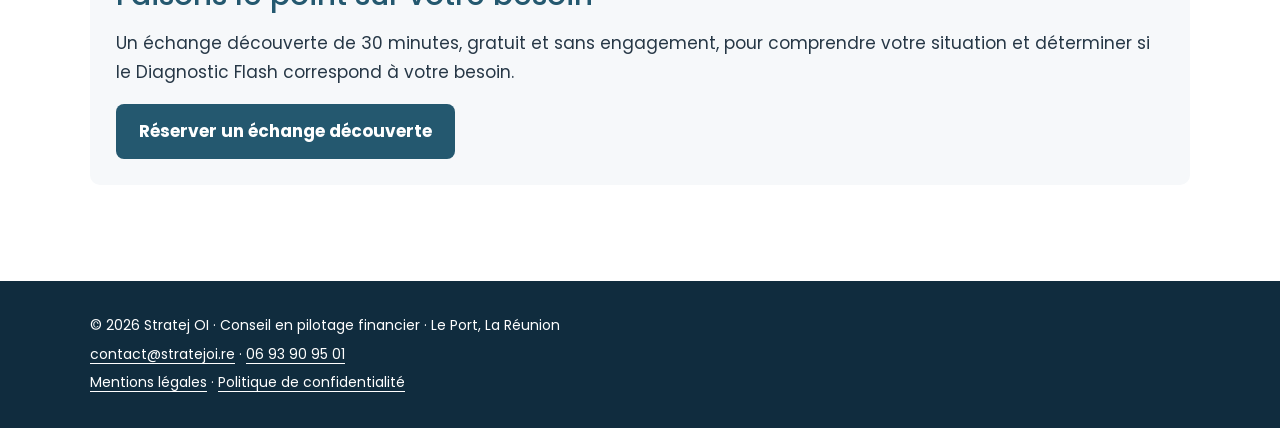
<file: analyse-financiere-reunion.html>
<!doctype html><html lang="fr"><head><meta charset="utf-8"><meta name="viewport" content="width=device-width,initial-scale=1"><title>Analyse financière à La Réunion | Diagnostic TPE PME - Stratej OI</title><meta name="description" content="Comprenez votre rentabilité et votre trésorerie avec le Diagnostic Flash Stratej OI : analyse financière, plan d’action et restitution à La Réunion. Dès 650 €."><link rel="canonical" href="https://stratejoi.re/analyse-financiere-reunion.html"><meta property="og:type" content="website"><meta property="og:title" content="Analyse financière à La Réunion | Diagnostic TPE PME - Stratej OI"><meta property="og:description" content="Comprenez votre rentabilité et votre trésorerie avec le Diagnostic Flash Stratej OI : analyse financière, plan d’action et restitution à La Réunion. Dès 650 €."><meta property="og:url" content="https://stratejoi.re/analyse-financiere-reunion.html"><link href="https://fonts.googleapis.com/css2?family=Poppins:wght@400;500;600;700&display=swap" rel="stylesheet"><link rel="stylesheet" href="exemples/exemples.css"><script type="application/ld+json">{"@context": "https://schema.org", "@graph": [{"@type": "Organization", "@id": "https://stratejoi.re/#organization", "name": "Stratej OI", "url": "https://stratejoi.re/", "description": "Conseil en pilotage financier pour TPE et PME à La Réunion", "email": "contact@stratejoi.re", "telephone": "+262693909501", "founder": {"@id": "https://stratejoi.re/#pierre-yves-luminet"}, "location": {"@type": "Place", "name": "Le Port, La Réunion"}, "areaServed": {"@type": "Place", "name": "La Réunion"}, "logo": "https://stratejoi.re/exemples/assets/stratej-oi-logo-vertical.png"}, {"@type": "Person", "@id": "https://stratejoi.re/#pierre-yves-luminet", "name": "Pierre-Yves Luminet", "url": "https://stratejoi.re/#a-propos", "worksFor": {"@id": "https://stratejoi.re/#organization"}}, {"@type": "WebPage", "@id": "https://stratejoi.re/analyse-financiere-reunion.html#webpage", "url": "https://stratejoi.re/analyse-financiere-reunion.html", "name": "Analyse financière à La Réunion | Diagnostic TPE PME - Stratej OI", "description": "Comprenez votre rentabilité et votre trésorerie avec le Diagnostic Flash Stratej OI : analyse financière, plan d’action et restitution à La Réunion. Dès 650 €.", "inLanguage": "fr-FR", "publisher": {"@id": "https://stratejoi.re/#organization"}, "about": {"@id": "https://stratejoi.re/#organization"}}, {"@type": "Service", "@id": "https://stratejoi.re/analyse-financiere-reunion.html#service", "name": "Diagnostic Flash - analyse financière pour TPE et PME", "serviceType": "Conseil en pilotage financier", "provider": {"@id": "https://stratejoi.re/#organization"}, "areaServed": {"@type": "Place", "name": "La Réunion"}, "url": "https://stratejoi.re/analyse-financiere-reunion.html"}]}</script><meta name="robots" content="index,follow,max-image-preview:large"><meta property="og:image" content="https://stratejoi.re/exemples/assets/stratej-oi-partage.png"><meta property="og:image:alt" content="Stratej OI - Pilotage financier des TPE et PME à La Réunion"><meta name="twitter:card" content="summary_large_image"><meta name="twitter:image" content="https://stratejoi.re/exemples/assets/stratej-oi-partage.png"></head><body><header><div class="wrap topbar"><a class="brand" href="index.html"><img src="exemples/assets/stratej-oi-logo-clair.png" width="4200" height="1320" alt="Stratej OI — accueil"></a><a class="back" href="index.html#offres">Formules et tarifs</a></div></header><main class="wrap"><span class="tag">Diagnostic Flash · TPE et PME</span><h1>Analyse financière de votre entreprise à La Réunion</h1>
<p class="lead">Votre activité progresse, mais votre trésorerie reste tendue ? Vous voulez comprendre vos marges avant d’investir ou préparer un échange avec votre banque ? Le Diagnostic Flash de Stratej OI met vos chiffres en perspective pour identifier les priorités de gestion.</p>
<p>Basé au Port, Pierre-Yves Luminet accompagne les dirigeants de TPE et PME réunionnaises dans le pilotage financier, en complément de leur expert-comptable.</p>
<div class="actions"><a class="button" href="https://meet.brevo.com/pierre-yves-luminet/echange-decouverte-stratej-oi">Parlons de votre situation</a><a href="#extraits">Voir les exemples de diagnostics</a></div>
<h2>Ce que l’analyse permet de comprendre</h2>
<p>L’analyse financière rapproche l’activité, les résultats, la structure financière et la trésorerie. L’objectif est d’expliquer ce qui évolue, de repérer les points à approfondir et de choisir les actions utiles avec le dirigeant.</p>
<div class="benefits"><article><h3>Votre rentabilité</h3><p>Comment évoluent le chiffre d’affaires, les marges et les charges ? Les résultats suivent-ils l’activité ? Quels postes méritent d’être examinés ?</p></article><article><h3>Votre trésorerie</h3><p>Où l’argent est-il immobilisé : stocks, factures clients ou travaux en cours ? Comment les encaissements et les échéances pèsent-ils sur les disponibilités ?</p></article><article><h3>Vos priorités</h3><p>Quelles questions traiter d’abord ? Quelles données compléter avant une décision ? Quels indicateurs suivre pour vérifier l’évolution de la situation ?</p></article></div>
<h2>Ce que vous recevez avec le Diagnostic Flash</h2>
<ul><li>Une synthèse de votre situation, de ses points d’appui et de ses fragilités.</li><li>Une analyse commentée des indicateurs utiles à votre activité, avec les réserves liées aux données disponibles.</li><li>Un plan d’action chiffré sur le périmètre convenu.</li><li>Une restitution pour discuter les constats et préciser les priorités avec vous.</li></ul>
<p>La valeur du diagnostic tient à la lecture des chiffres dans votre contexte : organisation, cycle d’activité, saisonnalité, délais de paiement ou approvisionnements. Le nombre de pages et les indicateurs retenus dépendent de la mission.</p>
<h2>Comment se déroule la mission ?</h2>
<ol class="service-steps"><li><strong>Cadrer votre besoin.</strong> Nous échangeons sur votre activité, votre question principale et les informations disponibles. Le devis précise le périmètre, les livrables et le calendrier.</li><li><strong>Rassembler les données.</strong> Selon votre situation : comptes annuels ou situations disponibles, export comptable, relevés bancaires et suivis d’activité. Nous identifions les éléments manquants ou à clarifier.</li><li><strong>Analyser et restituer.</strong> Je rapproche les chiffres de votre fonctionnement, puis nous discutons les conclusions et les actions à prioriser. La restitution se tient en visio ou en présentiel selon disponibilité et localisation.</li></ol>
<h2 id="extraits">Trois exemples pour voir le travail produit</h2>
<p>Ces cas sont fictifs et les rapports présentés sous forme d’extraits. Ils illustrent le raisonnement et la présentation, sans constituer des résultats clients.</p>
<nav class="related" aria-label="Exemples de diagnostics"><a href="exemples/pilotage-financier-btp-reunion.html#diagnostic-titre">Diagnostic BTP</a><a href="exemples/pilotage-financier-chr-reunion.html#diagnostic-titre">Diagnostic restauration</a><a href="exemples/pilotage-financier-commerce-reunion.html#diagnostic-titre">Diagnostic commerce</a></nav>
<h2>Quel tarif pour une analyse financière ?</h2>
<p class="service-price">Diagnostic Flash à partir de 650 €</p><p>Repères selon le chiffre d’affaires annuel : 650 € en dessous de 200 k€, 950 € de 200 à 500 k€, et 1 400 € de 500 à 800 k€. Au-delà : sur devis. La complexité de votre activité et l’état des données sont pris en compte dans le devis.</p><p>TVA non applicable, art. 293 B du CGI.</p>
<p><a href="index.html#offres">Comparer le Diagnostic Flash et les formules mensuelles</a></p>
<h2>Diagnostic, budget et suivi : quel besoin traiter ?</h2>
<table class="service-table"><thead><tr><th scope="col">Votre besoin</th><th scope="col">La mission correspondante</th></tr></thead><tbody><tr><th scope="row">Comprendre la situation actuelle</th><td>Diagnostic Flash : analyse ponctuelle et priorités d’action.</td></tr><tr><th scope="row">Préparer l’année à venir</th><td>Budget annuel : construction ou révision d’objectifs et d’hypothèses, répartis par mois, avec traduction en trésorerie. Mission sur devis.</td></tr><tr><th scope="row">Suivre l’activité dans la durée</th><td>Pilotage : indicateurs et trésorerie. Stratégie : analyse approfondie, suivi du budget et préparation des décisions sur le périmètre convenu.</td></tr></tbody></table>
<h2>Vos questions avant de commencer</h2><dl class="service-questions"><dt>Mon expert-comptable réalise-t-il déjà ce travail ?</dt><dd>Votre expert-comptable peut proposer de l’analyse et du conseil. Nous partons de ce qui existe déjà pour définir l’utilité d’un accompagnement complémentaire. Stratej OI ne tient pas votre comptabilité et ne réalise pas vos déclarations fiscales.</dd><dt>Un bénéfice signifie-t-il que ma trésorerie est suffisante ?</dt><dd>Pas nécessairement. Des ventes non encore encaissées, des stocks ou des remboursements peuvent expliquer un écart entre le résultat et l’argent disponible. Le diagnostic rapproche ces éléments pour comprendre votre situation.</dd><dt>Le budget annuel est-il un prévisionnel de trésorerie ?</dt><dd>Le budget fixe des hypothèses d’activité, de marges et de charges. Le prévisionnel de trésorerie examine quand l’argent entre et sort. Leur articulation permet de tenir compte des délais de paiement et des échéances.</dd><dt>Faut-il des données parfaites pour démarrer ?</dt><dd>Un premier échange permet d’apprécier ce qui est exploitable. Si les données sont incomplètes, les limites de l’analyse et les éventuels travaux de préparation sont précisés avant de commencer.</dd></dl>
<p class="author-note">Votre interlocuteur : <a href="index.html#a-propos">Pierre-Yves Luminet</a>, fondateur de Stratej OI. Après plusieurs années en banque à La Réunion, il accompagne les dirigeants dans la lecture de leurs chiffres et la préparation de leurs décisions.</p>
<div class="scope"><h2>Faisons le point sur votre besoin</h2><p>Un échange découverte de 30 minutes, gratuit et sans engagement, pour comprendre votre situation et déterminer si le Diagnostic Flash correspond à votre besoin.</p><a class="button" href="https://meet.brevo.com/pierre-yves-luminet/echange-decouverte-stratej-oi">Réserver un échange découverte</a></div></main><footer><div class="wrap"><p>© 2026 Stratej OI · Conseil en pilotage financier · Le Port, La Réunion</p><p><a href="mailto:contact@stratejoi.re">contact@stratejoi.re</a> · <a href="tel:+262693909501">06 93 90 95 01</a></p><p><a href="https://stratejoi.re/mentions-legales.html">Mentions légales</a> · <a href="https://stratejoi.re/politique-confidentialite.html">Politique de confidentialité</a></p></div></footer></body></html>
</file>
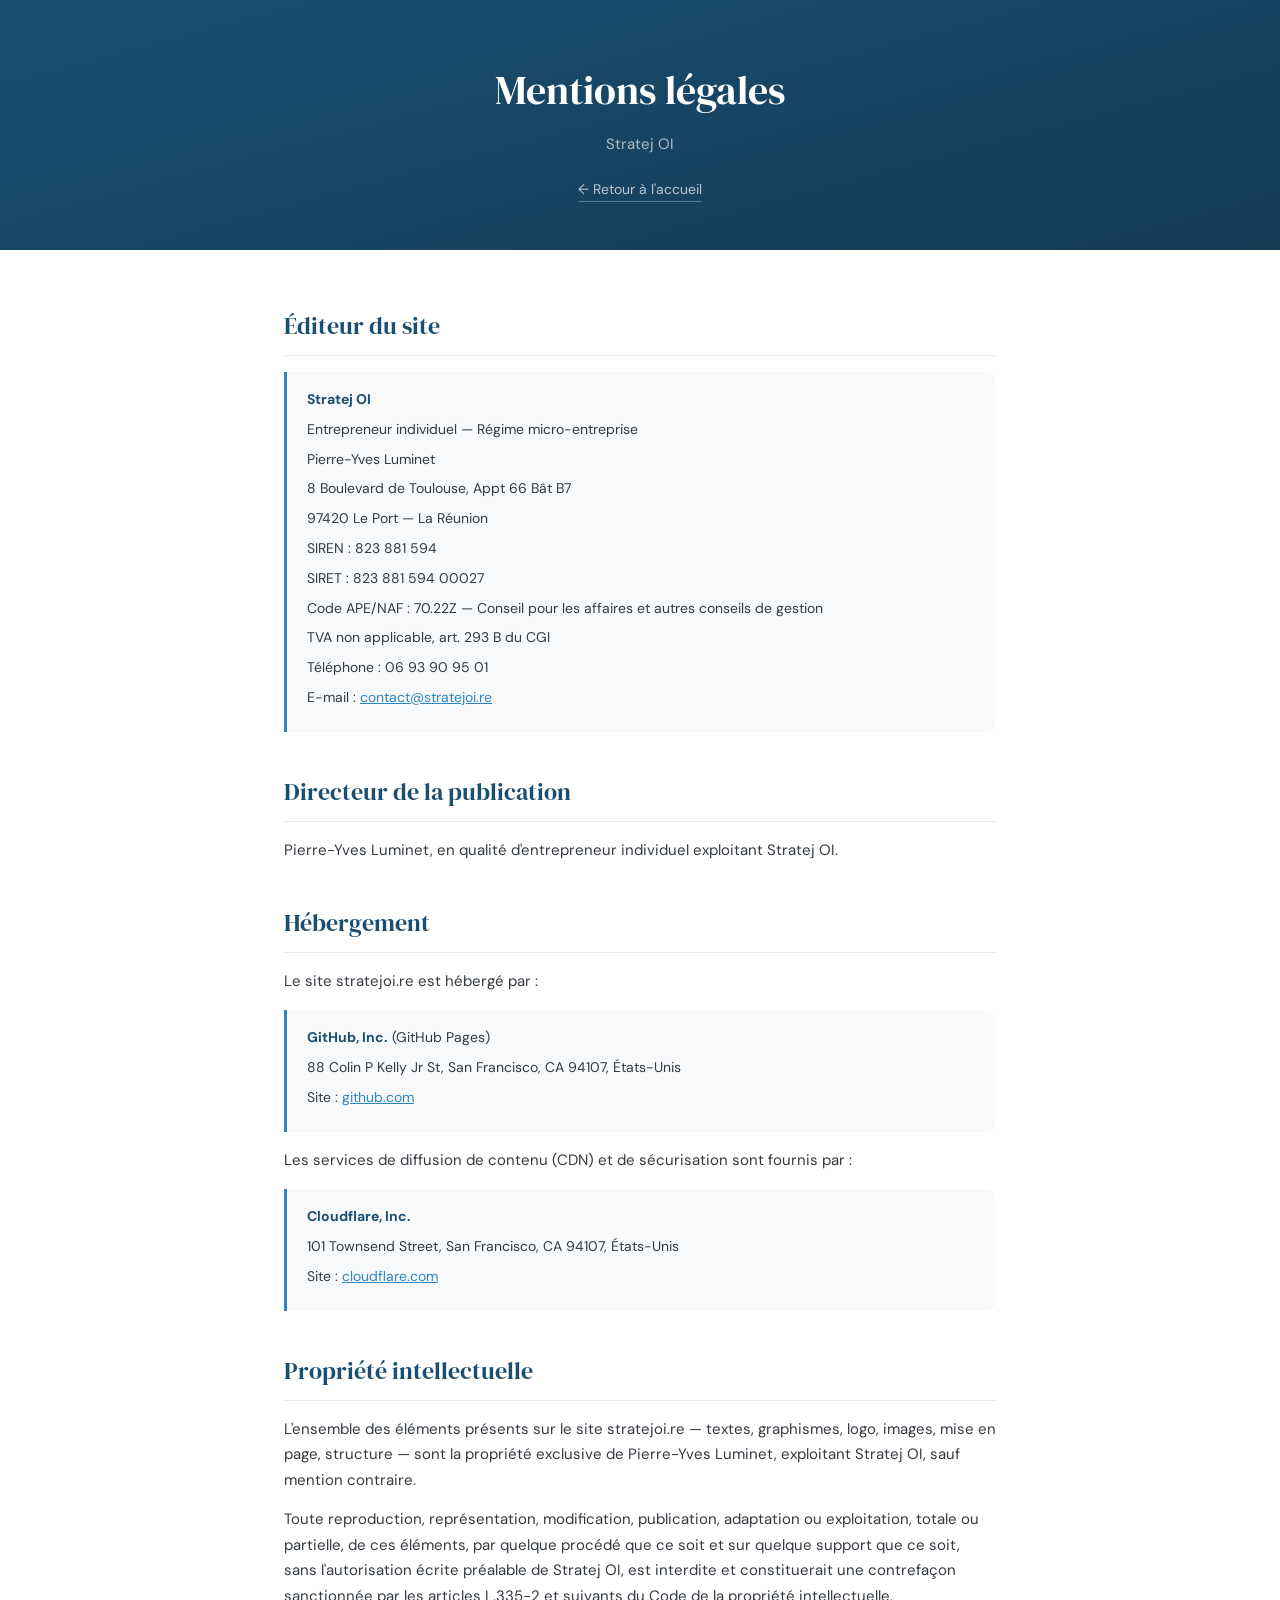
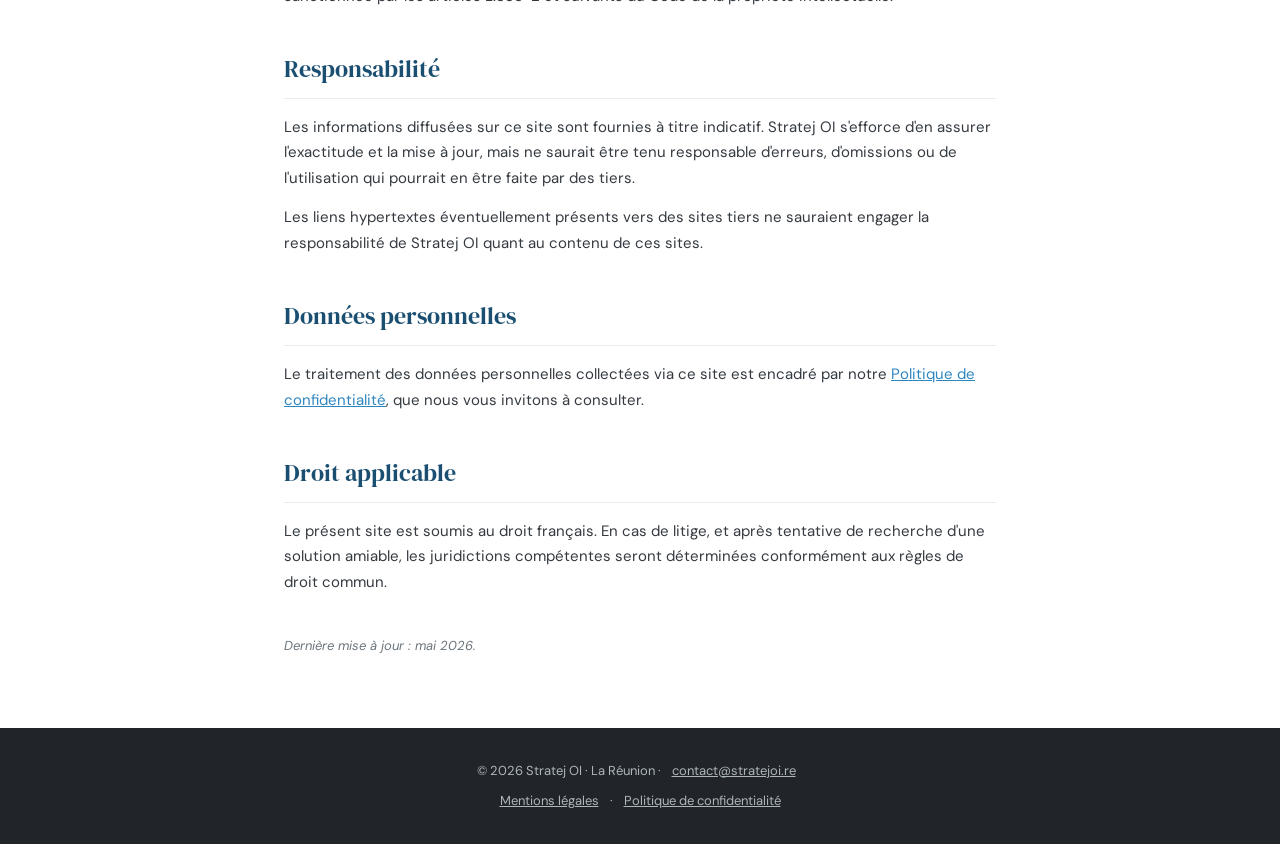
<file: mentions-legales.html>
<!DOCTYPE html>
<html lang="fr">
<head>
<meta charset="UTF-8">
<meta name="viewport" content="width=device-width, initial-scale=1.0">
<title>Mentions légales — Stratej OI</title>
<meta name="robots" content="noindex,follow">
<link href="https://fonts.googleapis.com/css2?family=DM+Sans:wght@400;500;600;700&family=DM+Serif+Display&display=swap" rel="stylesheet">
<style>
:root {
  --navy: #1B4F72;
  --navy-dark: #133A55;
  --blue: #2E86C1;
  --blue-light: #EBF5FB;
  --orange: #E67E22;
  --white: #FFFFFF;
  --gray-50: #F8F9FA;
  --gray-200: #E9ECEF;
  --gray-400: #ADB5BD;
  --gray-600: #6C757D;
  --gray-800: #343A40;
  --gray-900: #212529;
  --radius: 12px;
}

* { margin: 0; padding: 0; box-sizing: border-box; }

body {
  font-family: 'DM Sans', sans-serif;
  color: var(--gray-900);
  background: var(--white);
  line-height: 1.7;
  -webkit-font-smoothing: antialiased;
}

.legal-hero {
  background: linear-gradient(165deg, var(--navy) 0%, var(--navy-dark) 100%);
  padding: 56px 24px 48px;
  text-align: center;
  color: var(--white);
}

.legal-hero h1 {
  font-family: 'DM Serif Display', serif;
  font-size: clamp(28px, 4vw, 40px);
  font-weight: 400;
  margin-bottom: 8px;
}

.legal-hero .subtitle {
  color: rgba(255,255,255,0.65);
  font-size: 15px;
}

.legal-hero .back-link {
  display: inline-block;
  margin-top: 20px;
  color: rgba(255,255,255,0.7);
  text-decoration: none;
  font-size: 14px;
  border-bottom: 1px solid rgba(255,255,255,0.3);
  transition: color 0.2s;
}

.legal-hero .back-link:hover {
  color: var(--white);
}

main {
  max-width: 760px;
  margin: 0 auto;
  padding: 56px 24px;
}

main h2 {
  font-family: 'DM Serif Display', serif;
  font-size: 24px;
  color: var(--navy);
  font-weight: 400;
  margin-top: 40px;
  margin-bottom: 16px;
  padding-bottom: 8px;
  border-bottom: 1px solid var(--gray-200);
}

main h2:first-child {
  margin-top: 0;
}

main h3 {
  font-size: 17px;
  font-weight: 600;
  color: var(--navy);
  margin-top: 24px;
  margin-bottom: 8px;
}

main p {
  margin-bottom: 14px;
  color: var(--gray-800);
  font-size: 15px;
}

main ul {
  margin: 12px 0 18px 20px;
  color: var(--gray-800);
  font-size: 15px;
}

main ul li {
  margin-bottom: 6px;
}

main a {
  color: var(--blue);
  text-decoration: underline;
}

main a:hover {
  color: var(--navy);
}

.info-block {
  background: var(--gray-50);
  border-left: 3px solid var(--blue);
  padding: 16px 20px;
  border-radius: 0 var(--radius) var(--radius) 0;
  margin: 16px 0;
}

.info-block p {
  margin-bottom: 6px;
  font-size: 14px;
}

.info-block strong {
  color: var(--navy);
}

footer {
  text-align: center;
  padding: 32px 24px;
  font-size: 13px;
  color: var(--gray-400);
  background: var(--gray-900);
}

footer a {
  color: var(--gray-400);
  text-decoration: underline;
  margin: 0 8px;
}

footer a:hover {
  color: rgba(255,255,255,0.8);
}

.footer-links {
  margin-top: 8px;
}

@media (max-width: 640px) {
  .legal-hero { padding: 40px 20px 36px; }
  main { padding: 40px 20px; }
}
</style>
</head>
<body>

<section class="legal-hero">
  <h1>Mentions légales</h1>
  <p class="subtitle">Stratej OI</p>
  <a href="/" class="back-link">← Retour à l'accueil</a>
</section>

<main>

  <h2>Éditeur du site</h2>
  <div class="info-block">
    <p><strong>Stratej OI</strong></p>
    <p>Entrepreneur individuel — Régime micro-entreprise</p>
    <p>Pierre-Yves Luminet</p>
    <p>8 Boulevard de Toulouse, Appt 66 Bât B7</p>
    <p>97420 Le Port — La Réunion</p>
    <p>SIREN : 823 881 594</p>
    <p>SIRET : 823 881 594 00027</p>
    <p>Code APE/NAF : 70.22Z — Conseil pour les affaires et autres conseils de gestion</p>
    <p>TVA non applicable, art. 293 B du CGI</p>
    <p>Téléphone : 06 93 90 95 01</p>
    <p>E-mail : <a href="mailto:contact@stratejoi.re">contact@stratejoi.re</a></p>
  </div>

  <h2>Directeur de la publication</h2>
  <p>Pierre-Yves Luminet, en qualité d'entrepreneur individuel exploitant Stratej OI.</p>

  <h2>Hébergement</h2>
  <p>Le site stratejoi.re est hébergé par :</p>
  <div class="info-block">
    <p><strong>GitHub, Inc.</strong> (GitHub Pages)</p>
    <p>88 Colin P Kelly Jr St, San Francisco, CA 94107, États-Unis</p>
    <p>Site : <a href="https://github.com" target="_blank" rel="noopener">github.com</a></p>
  </div>
  <p>Les services de diffusion de contenu (CDN) et de sécurisation sont fournis par :</p>
  <div class="info-block">
    <p><strong>Cloudflare, Inc.</strong></p>
    <p>101 Townsend Street, San Francisco, CA 94107, États-Unis</p>
    <p>Site : <a href="https://www.cloudflare.com" target="_blank" rel="noopener">cloudflare.com</a></p>
  </div>

  <h2>Propriété intellectuelle</h2>
  <p>L'ensemble des éléments présents sur le site stratejoi.re — textes, graphismes, logo, images, mise en page, structure — sont la propriété exclusive de Pierre-Yves Luminet, exploitant Stratej OI, sauf mention contraire.</p>
  <p>Toute reproduction, représentation, modification, publication, adaptation ou exploitation, totale ou partielle, de ces éléments, par quelque procédé que ce soit et sur quelque support que ce soit, sans l'autorisation écrite préalable de Stratej OI, est interdite et constituerait une contrefaçon sanctionnée par les articles L.335-2 et suivants du Code de la propriété intellectuelle.</p>

  <h2>Responsabilité</h2>
  <p>Les informations diffusées sur ce site sont fournies à titre indicatif. Stratej OI s'efforce d'en assurer l'exactitude et la mise à jour, mais ne saurait être tenu responsable d'erreurs, d'omissions ou de l'utilisation qui pourrait en être faite par des tiers.</p>
  <p>Les liens hypertextes éventuellement présents vers des sites tiers ne sauraient engager la responsabilité de Stratej OI quant au contenu de ces sites.</p>

  <h2>Données personnelles</h2>
  <p>Le traitement des données personnelles collectées via ce site est encadré par notre <a href="politique-confidentialite.html">Politique de confidentialité</a>, que nous vous invitons à consulter.</p>

  <h2>Droit applicable</h2>
  <p>Le présent site est soumis au droit français. En cas de litige, et après tentative de recherche d'une solution amiable, les juridictions compétentes seront déterminées conformément aux règles de droit commun.</p>

  <p style="margin-top: 40px; font-size: 13px; color: var(--gray-600); font-style: italic;">Dernière mise à jour : mai 2026.</p>

</main>

<footer>
  <p>© 2026 Stratej OI · La Réunion · <a href="mailto:contact@stratejoi.re">contact@stratejoi.re</a></p>
  <div class="footer-links">
    <a href="mentions-legales.html">Mentions légales</a> ·
    <a href="politique-confidentialite.html">Politique de confidentialité</a>
  </div>
</footer>

</body>
</html>
</file>
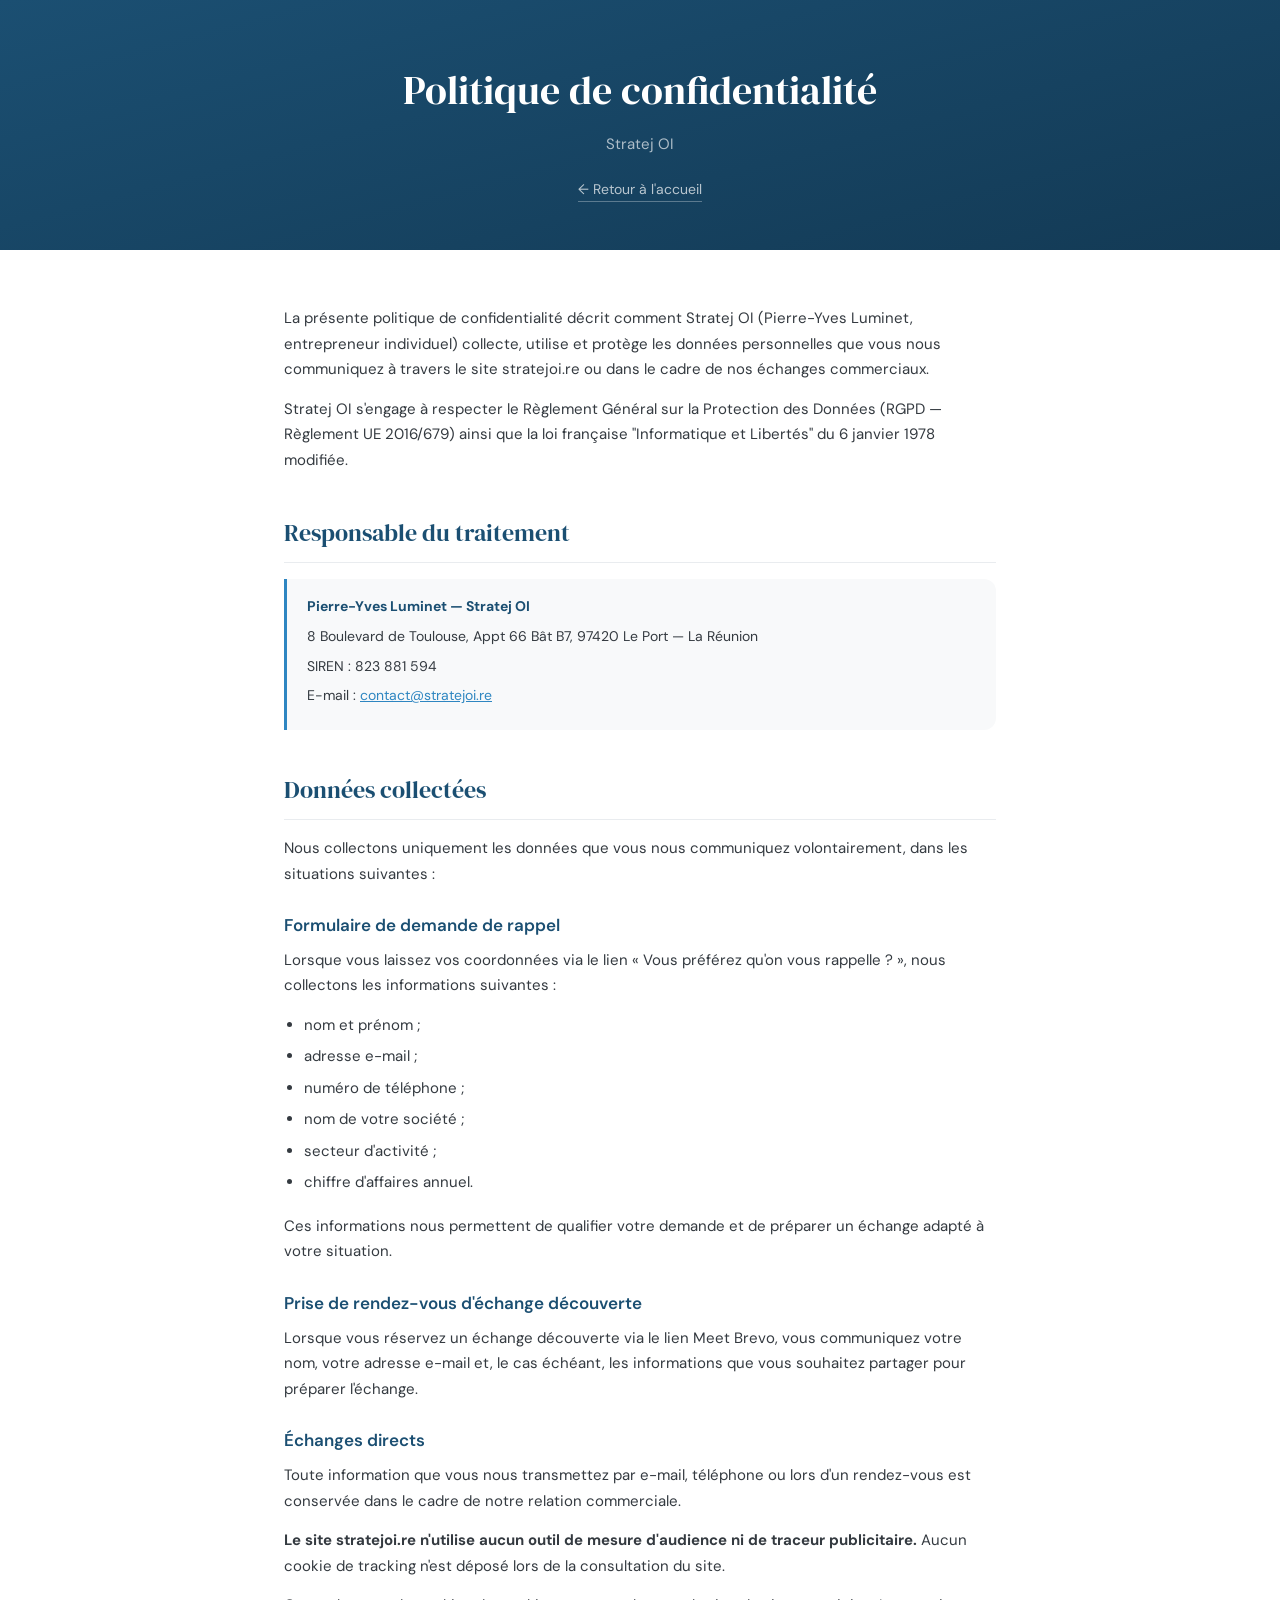
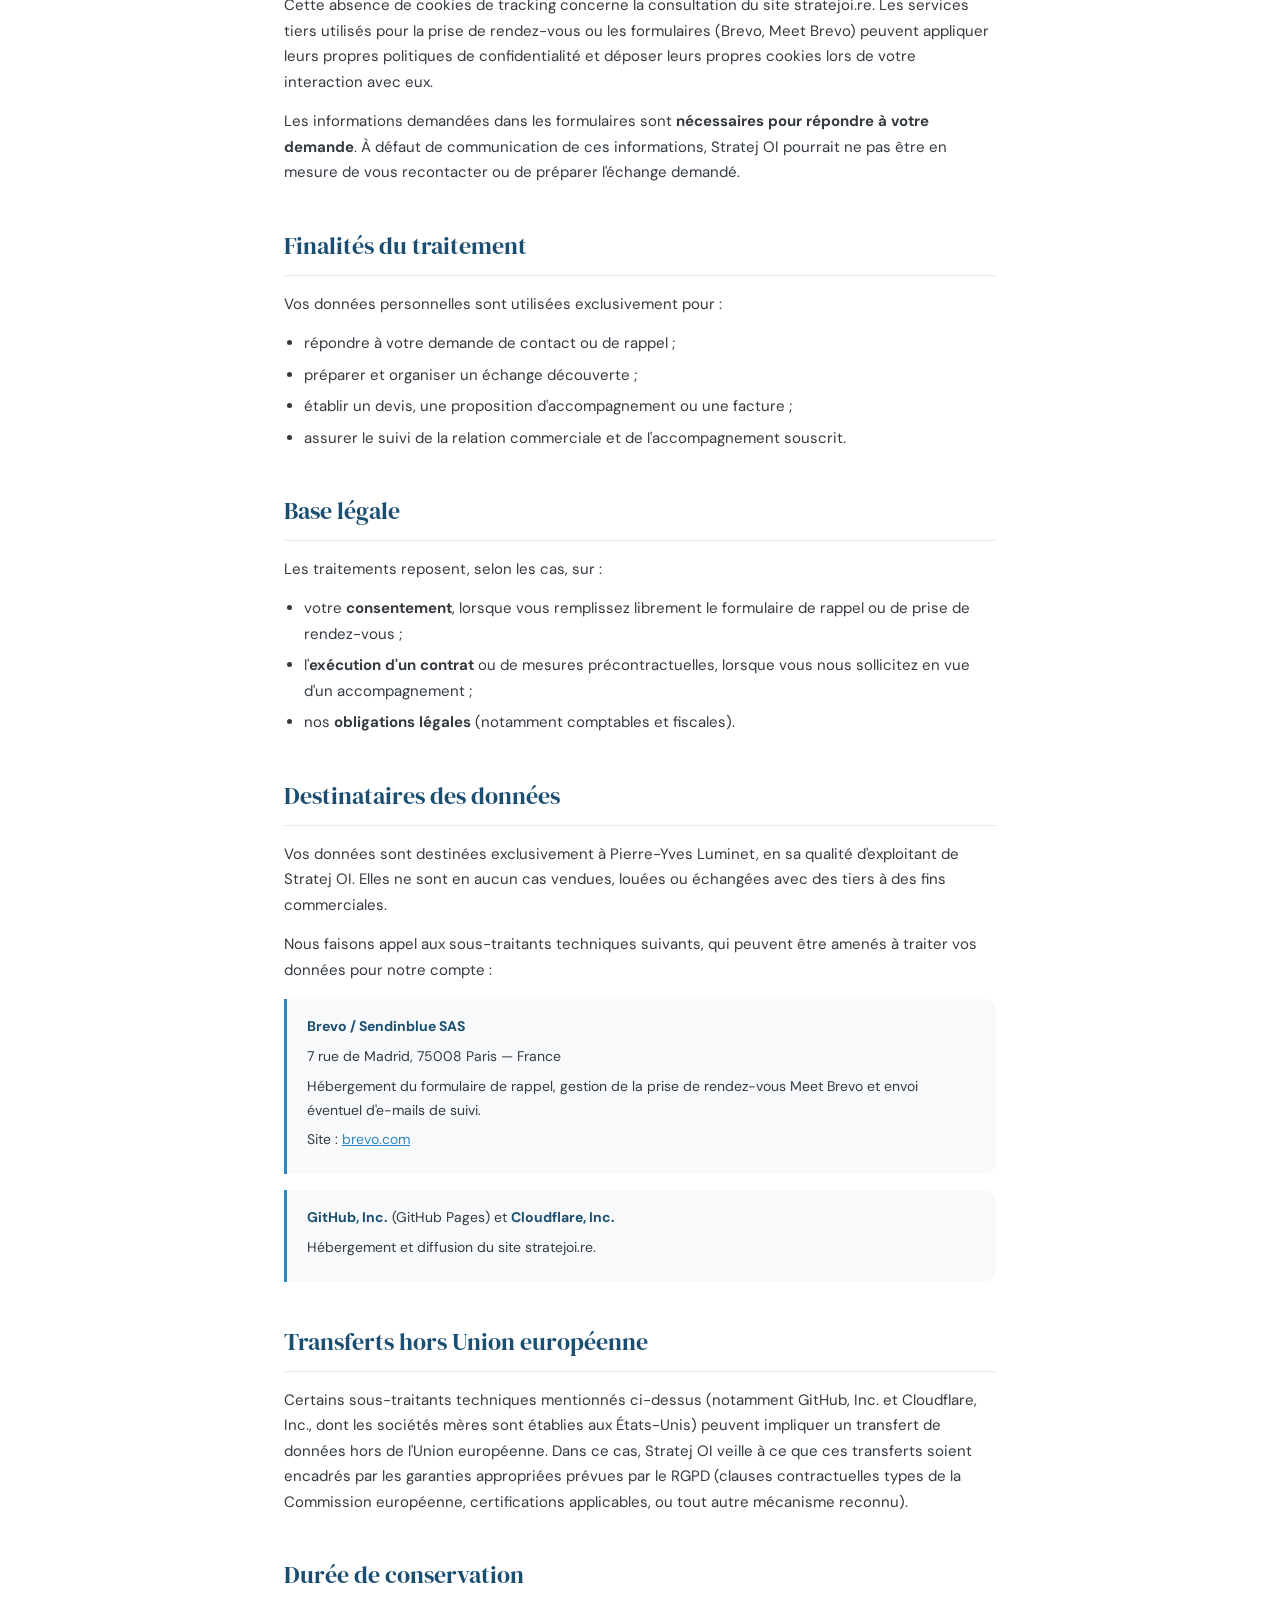
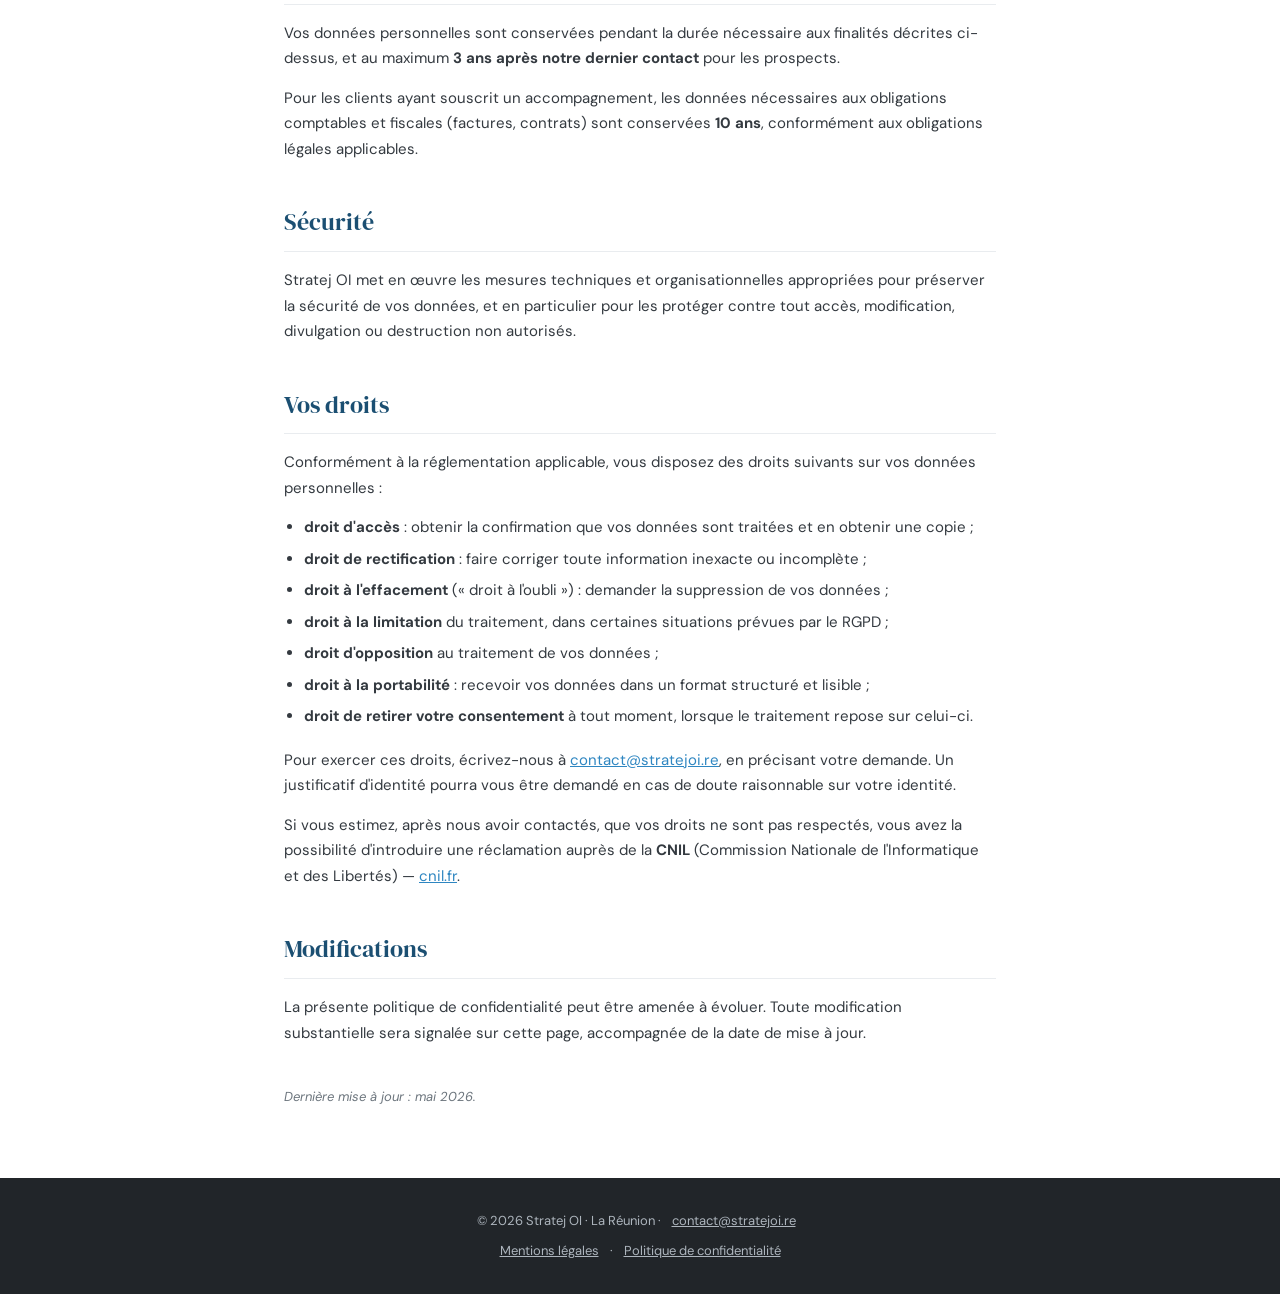
<file: politique-confidentialite.html>
<!DOCTYPE html>
<html lang="fr">
<head>
<meta charset="UTF-8">
<meta name="viewport" content="width=device-width, initial-scale=1.0">
<title>Politique de confidentialité — Stratej OI</title>
<meta name="robots" content="noindex,follow">
<link href="https://fonts.googleapis.com/css2?family=DM+Sans:wght@400;500;600;700&family=DM+Serif+Display&display=swap" rel="stylesheet">
<style>
:root {
  --navy: #1B4F72;
  --navy-dark: #133A55;
  --blue: #2E86C1;
  --blue-light: #EBF5FB;
  --orange: #E67E22;
  --white: #FFFFFF;
  --gray-50: #F8F9FA;
  --gray-200: #E9ECEF;
  --gray-400: #ADB5BD;
  --gray-600: #6C757D;
  --gray-800: #343A40;
  --gray-900: #212529;
  --radius: 12px;
}

* { margin: 0; padding: 0; box-sizing: border-box; }

body {
  font-family: 'DM Sans', sans-serif;
  color: var(--gray-900);
  background: var(--white);
  line-height: 1.7;
  -webkit-font-smoothing: antialiased;
}

.legal-hero {
  background: linear-gradient(165deg, var(--navy) 0%, var(--navy-dark) 100%);
  padding: 56px 24px 48px;
  text-align: center;
  color: var(--white);
}

.legal-hero h1 {
  font-family: 'DM Serif Display', serif;
  font-size: clamp(28px, 4vw, 40px);
  font-weight: 400;
  margin-bottom: 8px;
}

.legal-hero .subtitle {
  color: rgba(255,255,255,0.65);
  font-size: 15px;
}

.legal-hero .back-link {
  display: inline-block;
  margin-top: 20px;
  color: rgba(255,255,255,0.7);
  text-decoration: none;
  font-size: 14px;
  border-bottom: 1px solid rgba(255,255,255,0.3);
  transition: color 0.2s;
}

.legal-hero .back-link:hover {
  color: var(--white);
}

main {
  max-width: 760px;
  margin: 0 auto;
  padding: 56px 24px;
}

main h2 {
  font-family: 'DM Serif Display', serif;
  font-size: 24px;
  color: var(--navy);
  font-weight: 400;
  margin-top: 40px;
  margin-bottom: 16px;
  padding-bottom: 8px;
  border-bottom: 1px solid var(--gray-200);
}

main h2:first-child {
  margin-top: 0;
}

main h3 {
  font-size: 17px;
  font-weight: 600;
  color: var(--navy);
  margin-top: 24px;
  margin-bottom: 8px;
}

main p {
  margin-bottom: 14px;
  color: var(--gray-800);
  font-size: 15px;
}

main ul {
  margin: 12px 0 18px 20px;
  color: var(--gray-800);
  font-size: 15px;
}

main ul li {
  margin-bottom: 6px;
}

main a {
  color: var(--blue);
  text-decoration: underline;
}

main a:hover {
  color: var(--navy);
}

.info-block {
  background: var(--gray-50);
  border-left: 3px solid var(--blue);
  padding: 16px 20px;
  border-radius: 0 var(--radius) var(--radius) 0;
  margin: 16px 0;
}

.info-block p {
  margin-bottom: 6px;
  font-size: 14px;
}

.info-block strong {
  color: var(--navy);
}

footer {
  text-align: center;
  padding: 32px 24px;
  font-size: 13px;
  color: var(--gray-400);
  background: var(--gray-900);
}

footer a {
  color: var(--gray-400);
  text-decoration: underline;
  margin: 0 8px;
}

footer a:hover {
  color: rgba(255,255,255,0.8);
}

.footer-links {
  margin-top: 8px;
}

@media (max-width: 640px) {
  .legal-hero { padding: 40px 20px 36px; }
  main { padding: 40px 20px; }
}
</style>
</head>
<body>

<section class="legal-hero">
  <h1>Politique de confidentialité</h1>
  <p class="subtitle">Stratej OI</p>
  <a href="/" class="back-link">← Retour à l'accueil</a>
</section>

<main>

  <p>La présente politique de confidentialité décrit comment Stratej OI (Pierre-Yves Luminet, entrepreneur individuel) collecte, utilise et protège les données personnelles que vous nous communiquez à travers le site stratejoi.re ou dans le cadre de nos échanges commerciaux.</p>
  <p>Stratej OI s'engage à respecter le Règlement Général sur la Protection des Données (RGPD — Règlement UE 2016/679) ainsi que la loi française "Informatique et Libertés" du 6 janvier 1978 modifiée.</p>

  <h2>Responsable du traitement</h2>
  <div class="info-block">
    <p><strong>Pierre-Yves Luminet — Stratej OI</strong></p>
    <p>8 Boulevard de Toulouse, Appt 66 Bât B7, 97420 Le Port — La Réunion</p>
    <p>SIREN : 823 881 594</p>
    <p>E-mail : <a href="mailto:contact@stratejoi.re">contact@stratejoi.re</a></p>
  </div>

  <h2>Données collectées</h2>
  <p>Nous collectons uniquement les données que vous nous communiquez volontairement, dans les situations suivantes :</p>

  <h3>Formulaire de demande de rappel</h3>
  <p>Lorsque vous laissez vos coordonnées via le lien « Vous préférez qu'on vous rappelle ? », nous collectons les informations suivantes :</p>
  <ul>
    <li>nom et prénom ;</li>
    <li>adresse e-mail ;</li>
    <li>numéro de téléphone ;</li>
    <li>nom de votre société ;</li>
    <li>secteur d'activité ;</li>
    <li>chiffre d'affaires annuel.</li>
  </ul>
  <p>Ces informations nous permettent de qualifier votre demande et de préparer un échange adapté à votre situation.</p>

  <h3>Prise de rendez-vous d'échange découverte</h3>
  <p>Lorsque vous réservez un échange découverte via le lien Meet Brevo, vous communiquez votre nom, votre adresse e-mail et, le cas échéant, les informations que vous souhaitez partager pour préparer l'échange.</p>

  <h3>Échanges directs</h3>
  <p>Toute information que vous nous transmettez par e-mail, téléphone ou lors d'un rendez-vous est conservée dans le cadre de notre relation commerciale.</p>

  <p><strong>Le site stratejoi.re n'utilise aucun outil de mesure d'audience ni de traceur publicitaire.</strong> Aucun cookie de tracking n'est déposé lors de la consultation du site.</p>
  <p>Cette absence de cookies de tracking concerne la consultation du site stratejoi.re. Les services tiers utilisés pour la prise de rendez-vous ou les formulaires (Brevo, Meet Brevo) peuvent appliquer leurs propres politiques de confidentialité et déposer leurs propres cookies lors de votre interaction avec eux.</p>
  <p>Les informations demandées dans les formulaires sont <strong>nécessaires pour répondre à votre demande</strong>. À défaut de communication de ces informations, Stratej OI pourrait ne pas être en mesure de vous recontacter ou de préparer l'échange demandé.</p>

  <h2>Finalités du traitement</h2>
  <p>Vos données personnelles sont utilisées exclusivement pour :</p>
  <ul>
    <li>répondre à votre demande de contact ou de rappel ;</li>
    <li>préparer et organiser un échange découverte ;</li>
    <li>établir un devis, une proposition d'accompagnement ou une facture ;</li>
    <li>assurer le suivi de la relation commerciale et de l'accompagnement souscrit.</li>
  </ul>

  <h2>Base légale</h2>
  <p>Les traitements reposent, selon les cas, sur :</p>
  <ul>
    <li>votre <strong>consentement</strong>, lorsque vous remplissez librement le formulaire de rappel ou de prise de rendez-vous ;</li>
    <li>l'<strong>exécution d'un contrat</strong> ou de mesures précontractuelles, lorsque vous nous sollicitez en vue d'un accompagnement ;</li>
    <li>nos <strong>obligations légales</strong> (notamment comptables et fiscales).</li>
  </ul>

  <h2>Destinataires des données</h2>
  <p>Vos données sont destinées exclusivement à Pierre-Yves Luminet, en sa qualité d'exploitant de Stratej OI. Elles ne sont en aucun cas vendues, louées ou échangées avec des tiers à des fins commerciales.</p>
  <p>Nous faisons appel aux sous-traitants techniques suivants, qui peuvent être amenés à traiter vos données pour notre compte :</p>
  <div class="info-block">
    <p><strong>Brevo / Sendinblue SAS</strong></p>
    <p>7 rue de Madrid, 75008 Paris — France</p>
    <p>Hébergement du formulaire de rappel, gestion de la prise de rendez-vous Meet Brevo et envoi éventuel d'e-mails de suivi.</p>
    <p>Site : <a href="https://www.brevo.com/fr" target="_blank" rel="noopener">brevo.com</a></p>
  </div>
  <div class="info-block">
    <p><strong>GitHub, Inc.</strong> (GitHub Pages) et <strong>Cloudflare, Inc.</strong></p>
    <p>Hébergement et diffusion du site stratejoi.re.</p>
  </div>

  <h2>Transferts hors Union européenne</h2>
  <p>Certains sous-traitants techniques mentionnés ci-dessus (notamment GitHub, Inc. et Cloudflare, Inc., dont les sociétés mères sont établies aux États-Unis) peuvent impliquer un transfert de données hors de l'Union européenne. Dans ce cas, Stratej OI veille à ce que ces transferts soient encadrés par les garanties appropriées prévues par le RGPD (clauses contractuelles types de la Commission européenne, certifications applicables, ou tout autre mécanisme reconnu).</p>

  <h2>Durée de conservation</h2>
  <p>Vos données personnelles sont conservées pendant la durée nécessaire aux finalités décrites ci-dessus, et au maximum <strong>3 ans après notre dernier contact</strong> pour les prospects.</p>
  <p>Pour les clients ayant souscrit un accompagnement, les données nécessaires aux obligations comptables et fiscales (factures, contrats) sont conservées <strong>10 ans</strong>, conformément aux obligations légales applicables.</p>

  <h2>Sécurité</h2>
  <p>Stratej OI met en œuvre les mesures techniques et organisationnelles appropriées pour préserver la sécurité de vos données, et en particulier pour les protéger contre tout accès, modification, divulgation ou destruction non autorisés.</p>

  <h2>Vos droits</h2>
  <p>Conformément à la réglementation applicable, vous disposez des droits suivants sur vos données personnelles :</p>
  <ul>
    <li><strong>droit d'accès</strong> : obtenir la confirmation que vos données sont traitées et en obtenir une copie ;</li>
    <li><strong>droit de rectification</strong> : faire corriger toute information inexacte ou incomplète ;</li>
    <li><strong>droit à l'effacement</strong> (« droit à l'oubli ») : demander la suppression de vos données ;</li>
    <li><strong>droit à la limitation</strong> du traitement, dans certaines situations prévues par le RGPD ;</li>
    <li><strong>droit d'opposition</strong> au traitement de vos données ;</li>
    <li><strong>droit à la portabilité</strong> : recevoir vos données dans un format structuré et lisible ;</li>
    <li><strong>droit de retirer votre consentement</strong> à tout moment, lorsque le traitement repose sur celui-ci.</li>
  </ul>

  <p>Pour exercer ces droits, écrivez-nous à <a href="mailto:contact@stratejoi.re">contact@stratejoi.re</a>, en précisant votre demande. Un justificatif d'identité pourra vous être demandé en cas de doute raisonnable sur votre identité.</p>

  <p>Si vous estimez, après nous avoir contactés, que vos droits ne sont pas respectés, vous avez la possibilité d'introduire une réclamation auprès de la <strong>CNIL</strong> (Commission Nationale de l'Informatique et des Libertés) — <a href="https://www.cnil.fr" target="_blank" rel="noopener">cnil.fr</a>.</p>

  <h2>Modifications</h2>
  <p>La présente politique de confidentialité peut être amenée à évoluer. Toute modification substantielle sera signalée sur cette page, accompagnée de la date de mise à jour.</p>

  <p style="margin-top: 40px; font-size: 13px; color: var(--gray-600); font-style: italic;">Dernière mise à jour : mai 2026.</p>

</main>

<footer>
  <p>© 2026 Stratej OI · La Réunion · <a href="mailto:contact@stratejoi.re">contact@stratejoi.re</a></p>
  <div class="footer-links">
    <a href="mentions-legales.html">Mentions légales</a> ·
    <a href="politique-confidentialite.html">Politique de confidentialité</a>
  </div>
</footer>

</body>
</html>
</file>
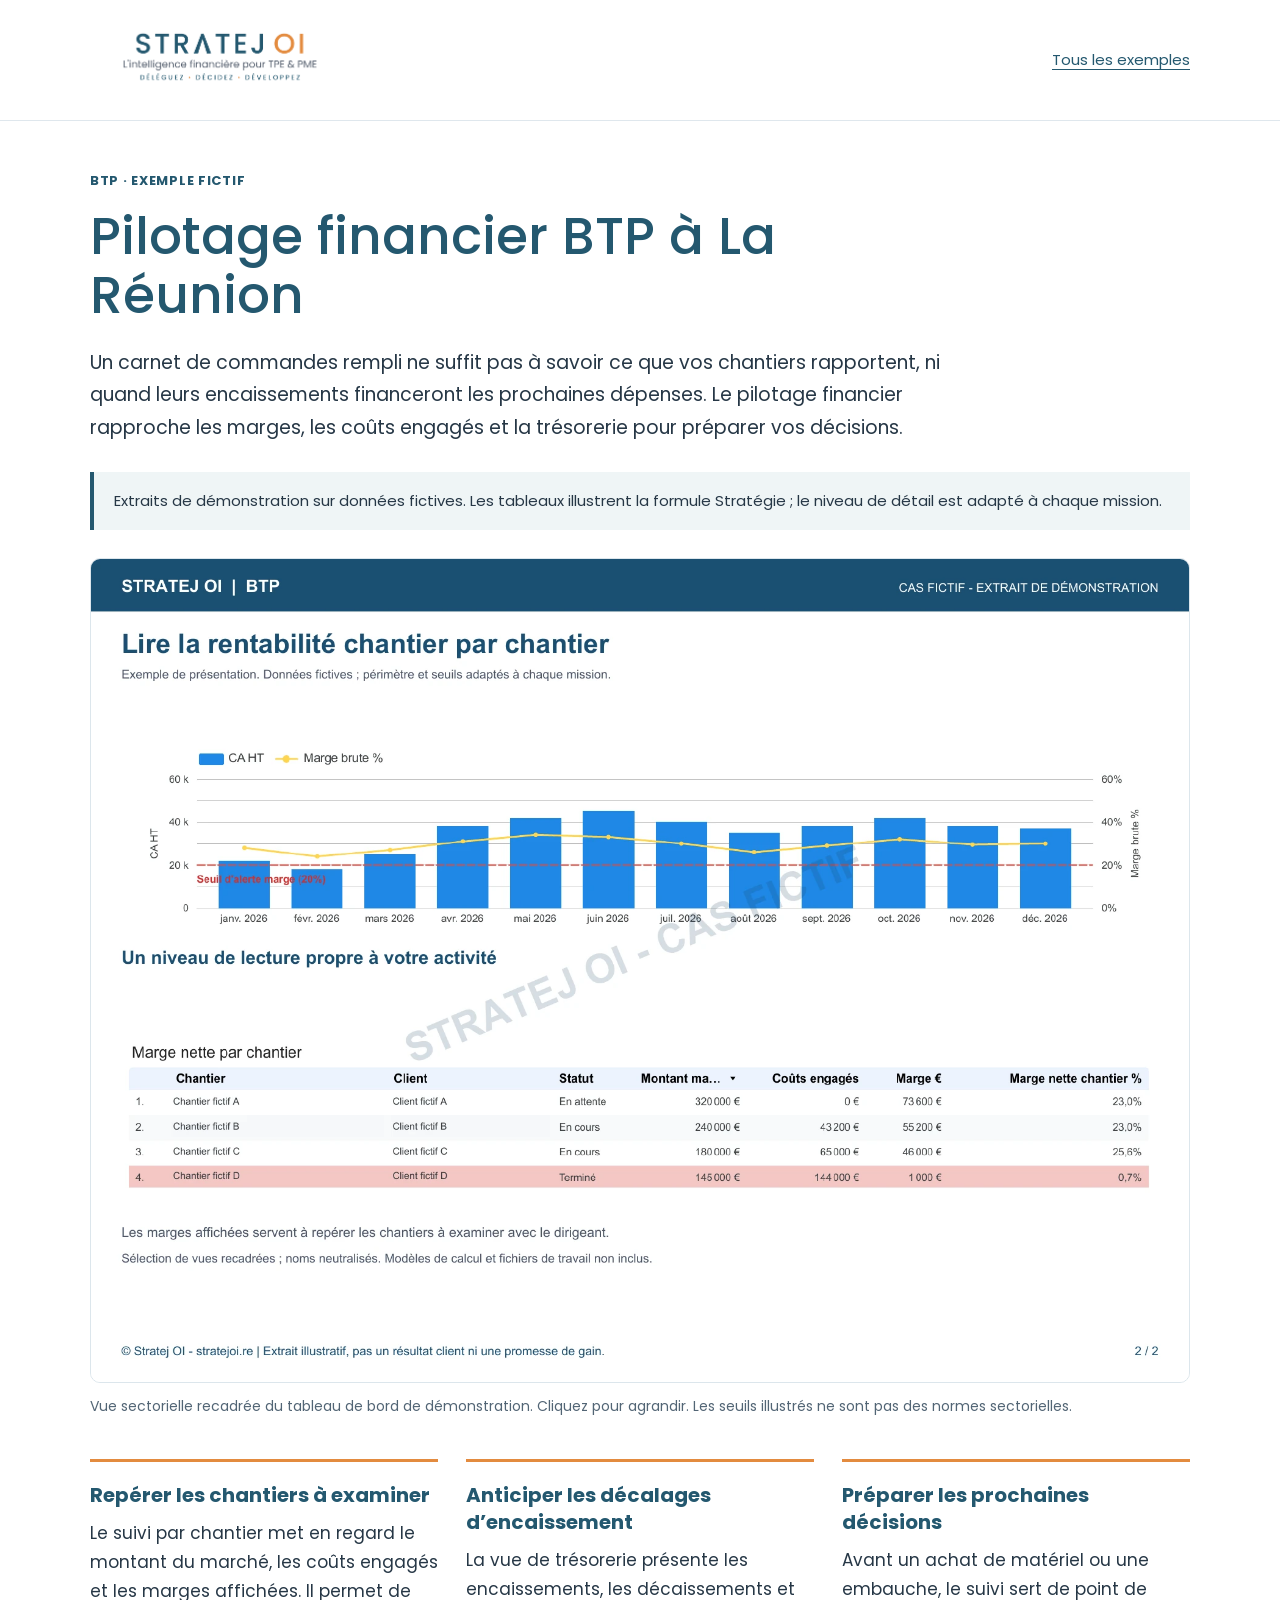
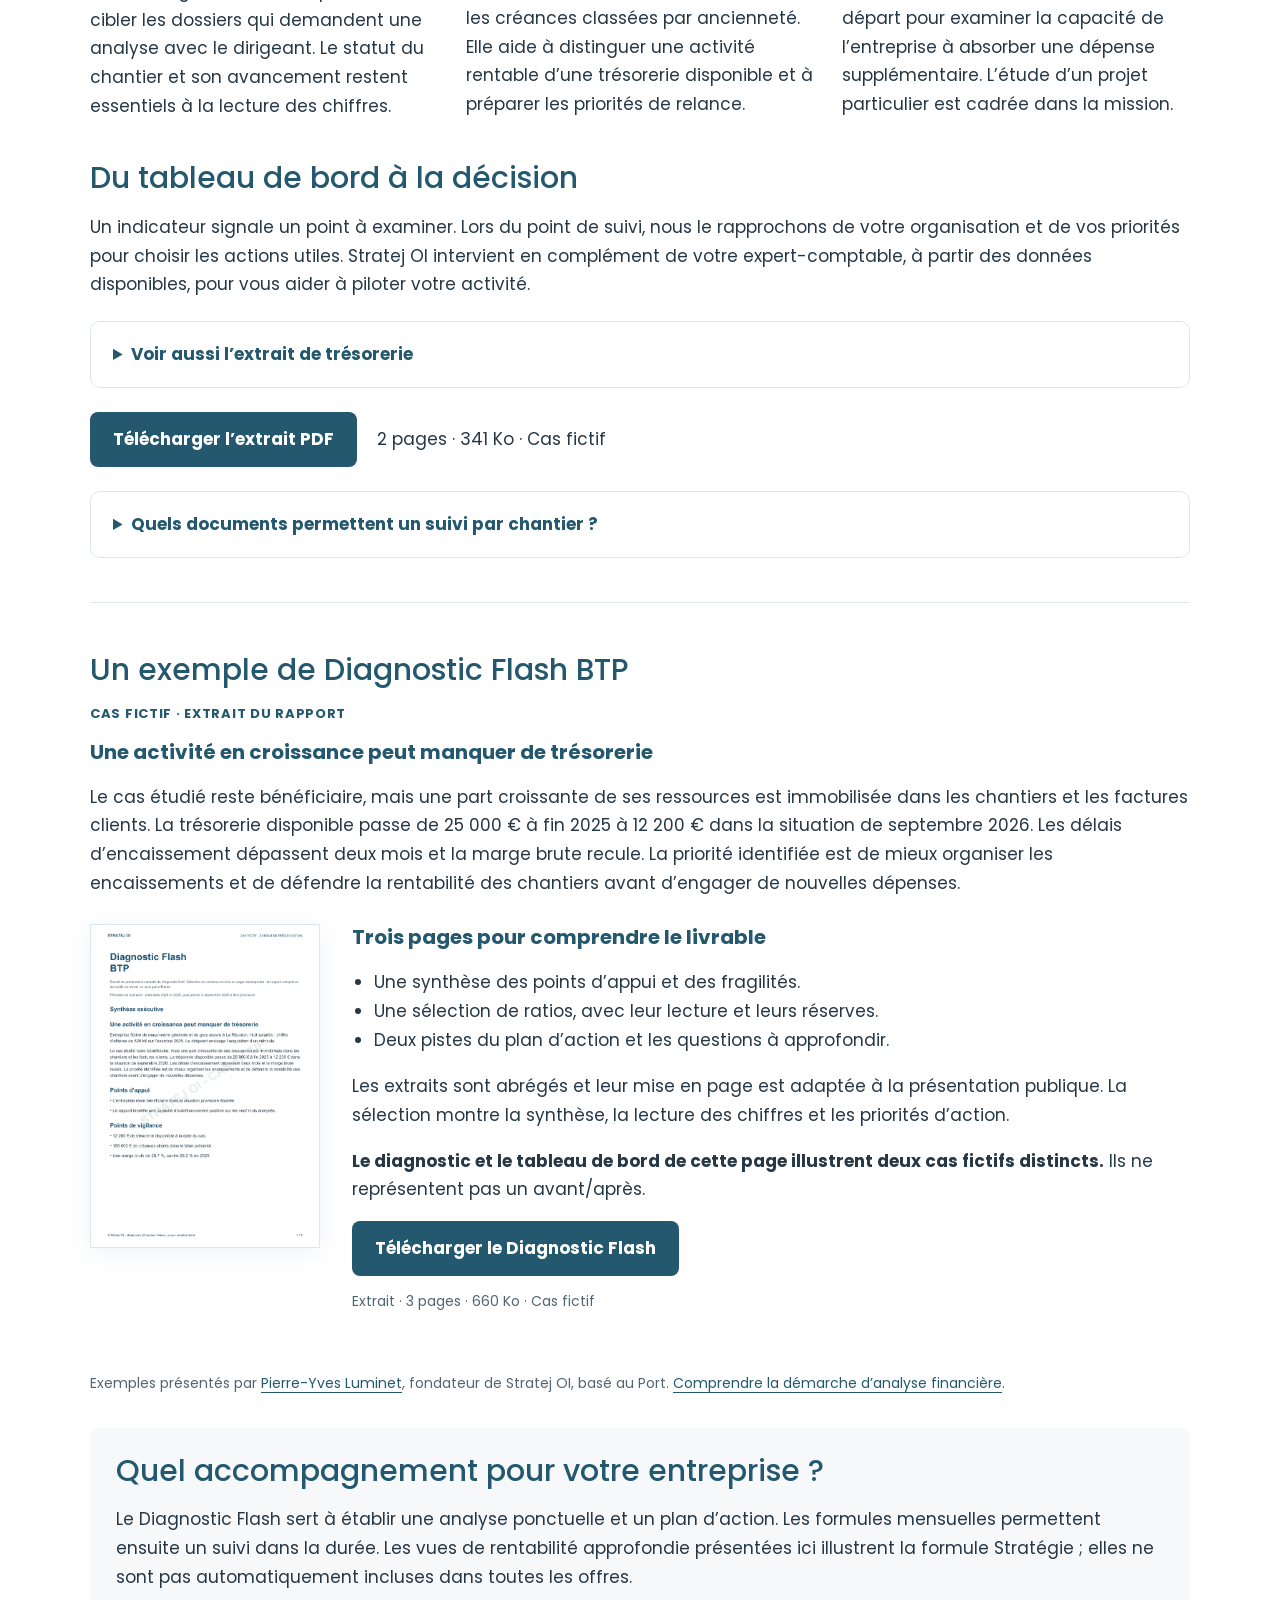
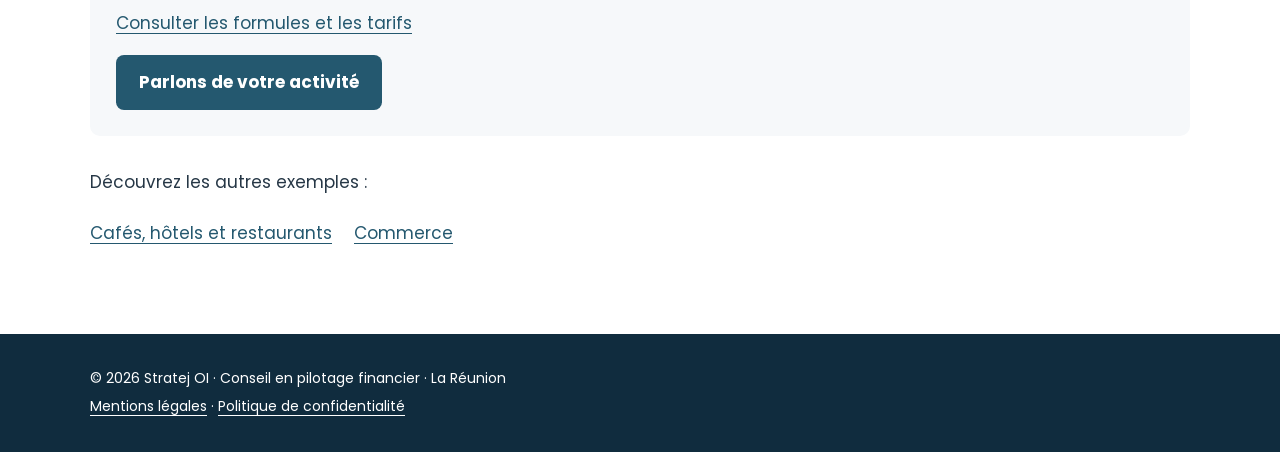
<file: exemples/pilotage-financier-btp-reunion.html>
<!doctype html><html lang="fr"><head><meta charset="utf-8"><meta name="viewport" content="width=device-width,initial-scale=1"><title>Pilotage financier BTP à La Réunion | Exemple de tableau de bord - Stratej OI</title><meta name="description" content="Exemple fictif de tableau de bord BTP : marges par chantier, coûts engagés, créances échues et prévisions de trésorerie à La Réunion."><link rel="canonical" href="https://stratejoi.re/exemples/pilotage-financier-btp-reunion.html"><meta property="og:type" content="website"><meta property="og:locale" content="fr_FR"><meta property="og:title" content="Pilotage financier BTP à La Réunion | Exemple de tableau de bord - Stratej OI"><meta property="og:description" content="Exemple fictif de tableau de bord BTP : marges par chantier, coûts engagés, créances échues et prévisions de trésorerie à La Réunion."><meta property="og:url" content="https://stratejoi.re/exemples/pilotage-financier-btp-reunion.html"><link href="https://fonts.googleapis.com/css2?family=Poppins:wght@400;500;600;700&display=swap" rel="stylesheet"><link rel="stylesheet" href="exemples.css"><script type="application/ld+json">{"@context": "https://schema.org", "@graph": [{"@type": "Organization", "@id": "https://stratejoi.re/#organization", "name": "Stratej OI", "url": "https://stratejoi.re/", "description": "Conseil en pilotage financier pour TPE et PME à La Réunion", "email": "contact@stratejoi.re", "telephone": "+262693909501", "founder": {"@id": "https://stratejoi.re/#pierre-yves-luminet"}, "location": {"@type": "Place", "name": "Le Port, La Réunion"}, "areaServed": {"@type": "Place", "name": "La Réunion"}, "logo": "https://stratejoi.re/exemples/assets/stratej-oi-logo-vertical.png"}, {"@type": "Person", "@id": "https://stratejoi.re/#pierre-yves-luminet", "name": "Pierre-Yves Luminet", "url": "https://stratejoi.re/#a-propos", "worksFor": {"@id": "https://stratejoi.re/#organization"}}, {"@type": "WebPage", "@id": "https://stratejoi.re/exemples/pilotage-financier-btp-reunion.html#webpage", "url": "https://stratejoi.re/exemples/pilotage-financier-btp-reunion.html", "name": "Pilotage financier BTP à La Réunion | Exemple de tableau de bord - Stratej OI", "description": "Exemple fictif de tableau de bord BTP : marges par chantier, coûts engagés, créances échues et prévisions de trésorerie à La Réunion.", "inLanguage": "fr-FR", "publisher": {"@id": "https://stratejoi.re/#organization"}, "about": {"@id": "https://stratejoi.re/#organization"}}]}</script><meta name="robots" content="index,follow,max-image-preview:large"><meta property="og:image" content="https://stratejoi.re/exemples/assets/stratej-oi-partage.png"><meta property="og:image:alt" content="Stratej OI - Pilotage financier des TPE et PME à La Réunion"><meta name="twitter:card" content="summary_large_image"><meta name="twitter:image" content="https://stratejoi.re/exemples/assets/stratej-oi-partage.png"></head><body><header><div class="wrap topbar"><a class="brand" href="../index.html"><img src="assets/stratej-oi-logo-clair.png" width="4200" height="1320" alt="Stratej OI — accueil"></a><a class="back" href="../index.html#exemples">Tous les exemples</a></div></header><main class="wrap"><span class="tag">BTP · Exemple fictif</span><h1>Pilotage financier BTP à La Réunion</h1><p class="lead">Un carnet de commandes rempli ne suffit pas à savoir ce que vos chantiers rapportent, ni quand leurs encaissements financeront les prochaines dépenses. Le pilotage financier rapproche les marges, les coûts engagés et la trésorerie pour préparer vos décisions.</p><div class="notice">Extraits de démonstration sur données fictives. Les tableaux illustrent la formule Stratégie ; le niveau de détail est adapté à chaque mission.</div><figure class="figure"><a href="assets/btp-2.webp" target="_blank" rel="noopener" aria-label="Agrandir l’extrait de rentabilité - nouvelle fenêtre"><img src="assets/btp-2.webp" width="1800" height="1350" alt="Extrait fictif du tableau de bord BTP : évolution de la marge brute et comparaison des marges par chantier."></a><figcaption>Vue sectorielle recadrée du tableau de bord de démonstration. Cliquez pour agrandir. Les seuils illustrés ne sont pas des normes sectorielles.</figcaption></figure><div class="benefits"><article><h3>Repérer les chantiers à examiner</h3><p>Le suivi par chantier met en regard le montant du marché, les coûts engagés et les marges affichées. Il permet de cibler les dossiers qui demandent une analyse avec le dirigeant. Le statut du chantier et son avancement restent essentiels à la lecture des chiffres.</p></article><article><h3>Anticiper les décalages d’encaissement</h3><p>La vue de trésorerie présente les encaissements, les décaissements et les créances classées par ancienneté. Elle aide à distinguer une activité rentable d’une trésorerie disponible et à préparer les priorités de relance.</p></article><article><h3>Préparer les prochaines décisions</h3><p>Avant un achat de matériel ou une embauche, le suivi sert de point de départ pour examiner la capacité de l’entreprise à absorber une dépense supplémentaire. L’étude d’un projet particulier est cadrée dans la mission.</p></article></div><h2>Du tableau de bord à la décision</h2><p>Un indicateur signale un point à examiner. Lors du point de suivi, nous le rapprochons de votre organisation et de vos priorités pour choisir les actions utiles. Stratej OI intervient en complément de votre expert-comptable, à partir des données disponibles, pour vous aider à piloter votre activité.</p><details><summary>Voir aussi l’extrait de trésorerie</summary><figure class="figure"><a href="assets/btp-1.webp" target="_blank" rel="noopener" aria-label="Agrandir l’extrait de trésorerie - nouvelle fenêtre"><img src="assets/btp-1.webp" width="1800" height="1350" loading="lazy" alt="Démonstration fictive BTP : encaissements, décaissements, créances par ancienneté et trajectoire de trésorerie."></a><figcaption>Vue de démonstration. L’horizon du prévisionnel dépend de la formule et du périmètre convenus.</figcaption></figure></details><div class="actions"><a class="button" href="assets/extrait-tableau-de-bord-btp-stratej-oi.pdf" download>Télécharger l’extrait PDF</a><span>2 pages · 341 Ko · Cas fictif</span></div><details><summary>Quels documents permettent un suivi par chantier ?</summary><p>Les données financières doivent être complétées par un suivi d’activité exploitable : marchés, situations de travaux, factures et coûts affectés aux chantiers, selon votre organisation. Nous définissons ensemble les informations nécessaires au niveau d’analyse retenu.</p></details><section class="diagnostic-exemple" aria-labelledby="diagnostic-titre"><h2 id="diagnostic-titre">Un exemple de Diagnostic Flash BTP</h2><p class="tag">Cas fictif · Extrait du rapport</p><h3>Une activité en croissance peut manquer de trésorerie</h3><p>Le cas étudié reste bénéficiaire, mais une part croissante de ses ressources est immobilisée dans les chantiers et les factures clients. La trésorerie disponible passe de 25 000 € à fin 2025 à 12 200 € dans la situation de septembre 2026. Les délais d’encaissement dépassent deux mois et la marge brute recule. La priorité identifiée est de mieux organiser les encaissements et de défendre la rentabilité des chantiers avant d’engager de nouvelles dépenses.</p><div class="diagnostic-layout"><a href="assets/extrait-diagnostic-flash-btp-stratej-oi.pdf" aria-label="Ouvrir l’extrait du Diagnostic Flash BTP"><img src="assets/diagnostic-btp-apercu.webp" width="1273" height="1800" loading="lazy" alt="Première page de l’extrait fictif du Diagnostic Flash BTP : synthèse et points de vigilance."></a><div><h3>Trois pages pour comprendre le livrable</h3><ul><li>Une synthèse des points d’appui et des fragilités.</li><li>Une sélection de ratios, avec leur lecture et leurs réserves.</li><li>Deux pistes du plan d’action et les questions à approfondir.</li></ul><p>Les extraits sont abrégés et leur mise en page est adaptée à la présentation publique. La sélection montre la synthèse, la lecture des chiffres et les priorités d’action.</p><p><strong>Le diagnostic et le tableau de bord de cette page illustrent deux cas fictifs distincts.</strong> Ils ne représentent pas un avant/après.</p><a class="button" href="assets/extrait-diagnostic-flash-btp-stratej-oi.pdf" download>Télécharger le Diagnostic Flash</a><p class="download-note">Extrait · 3 pages · 660 Ko · Cas fictif</p></div></div></section><p class="author-note">Exemples présentés par <a href="../index.html#a-propos">Pierre-Yves Luminet</a>, fondateur de Stratej OI, basé au Port. <a href="../analyse-financiere-reunion.html">Comprendre la démarche d’analyse financière</a>.</p><div class="scope"><h2>Quel accompagnement pour votre entreprise ?</h2><p>Le Diagnostic Flash sert à établir une analyse ponctuelle et un plan d’action. Les formules mensuelles permettent ensuite un suivi dans la durée. Les vues de rentabilité approfondie présentées ici illustrent la formule Stratégie ; elles ne sont pas automatiquement incluses dans toutes les offres.</p><p><a href="../index.html#offres">Consulter les formules et les tarifs</a></p><a class="button" href="https://meet.brevo.com/pierre-yves-luminet/echange-decouverte-stratej-oi">Parlons de votre activité</a></div><p>Découvrez les autres exemples :</p><nav class="related" aria-label="Autres secteurs"><a href="pilotage-financier-chr-reunion.html">Cafés, hôtels et restaurants</a><a href="pilotage-financier-commerce-reunion.html">Commerce</a></nav></main><footer><div class="wrap"><p>© 2026 Stratej OI · Conseil en pilotage financier · La Réunion</p><p><a href="https://stratejoi.re/mentions-legales.html">Mentions légales</a> · <a href="https://stratejoi.re/politique-confidentialite.html">Politique de confidentialité</a></p></div></footer></body></html>
</file>
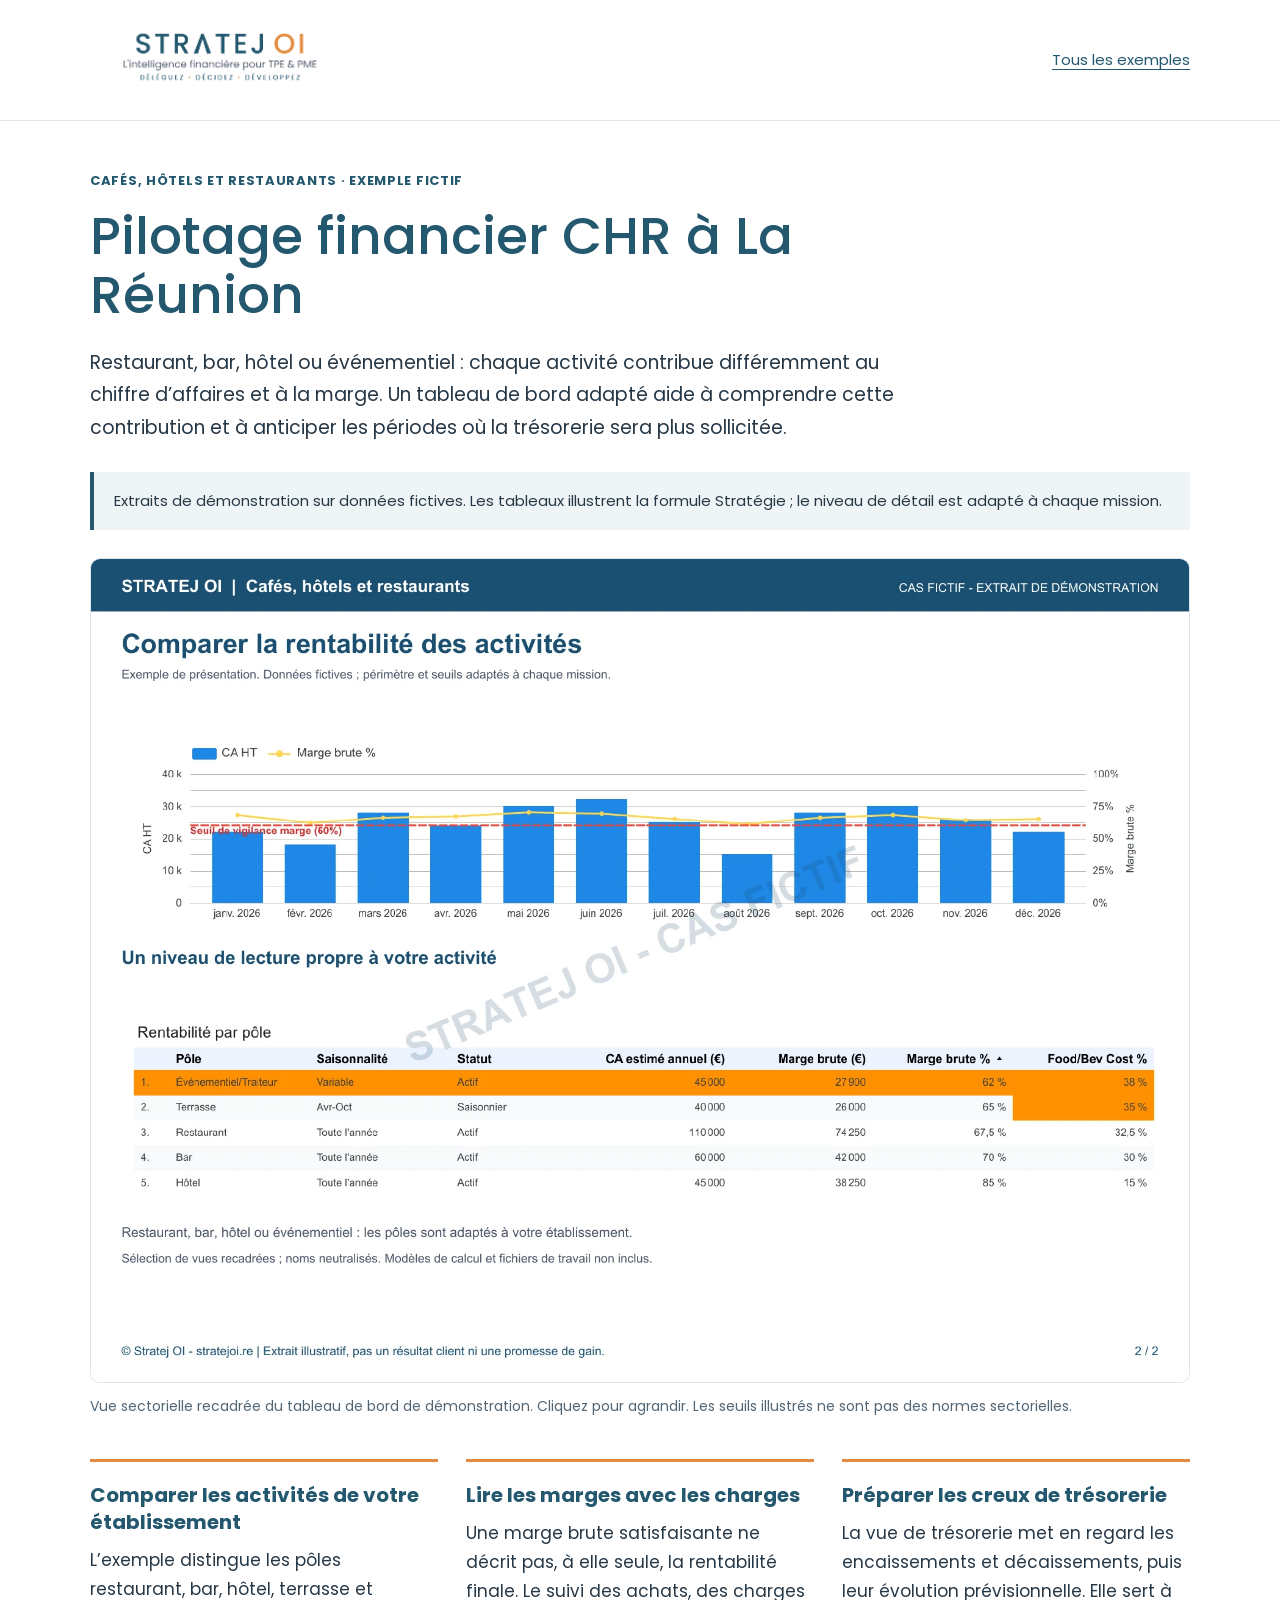
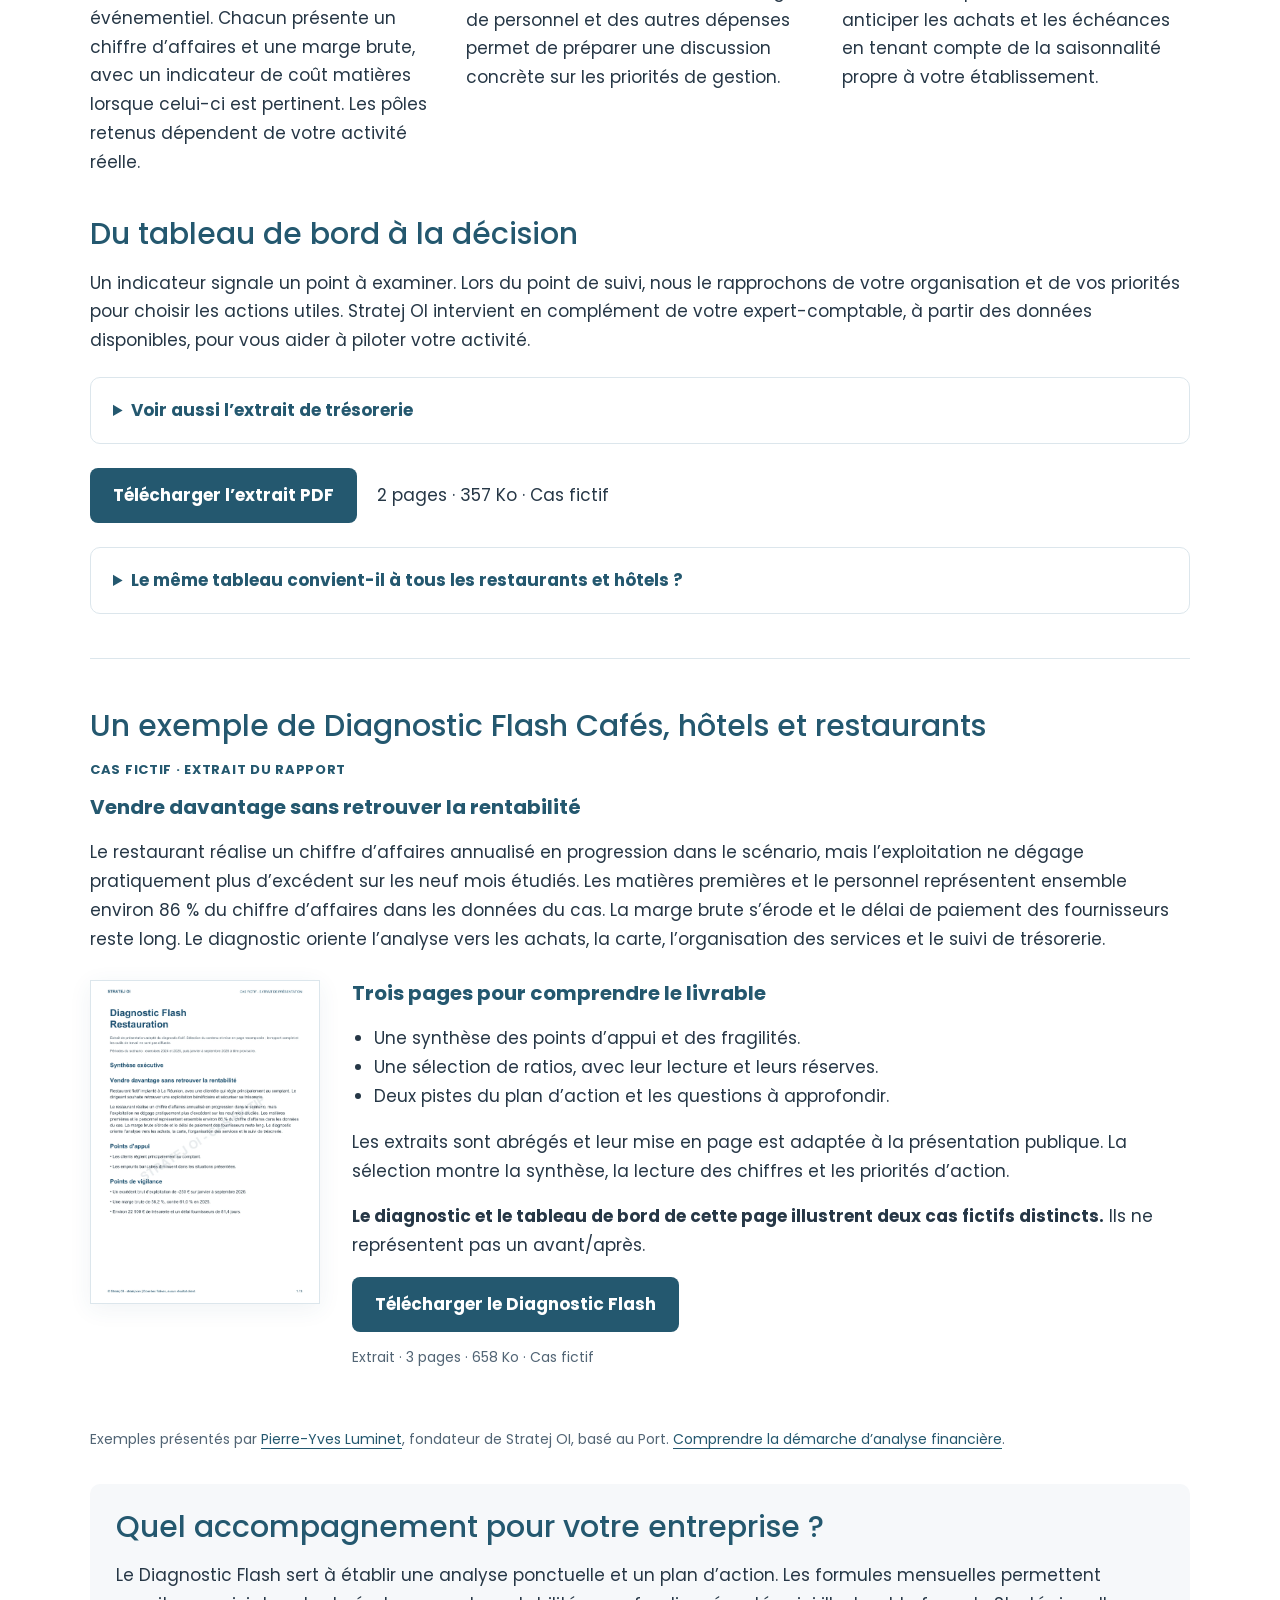
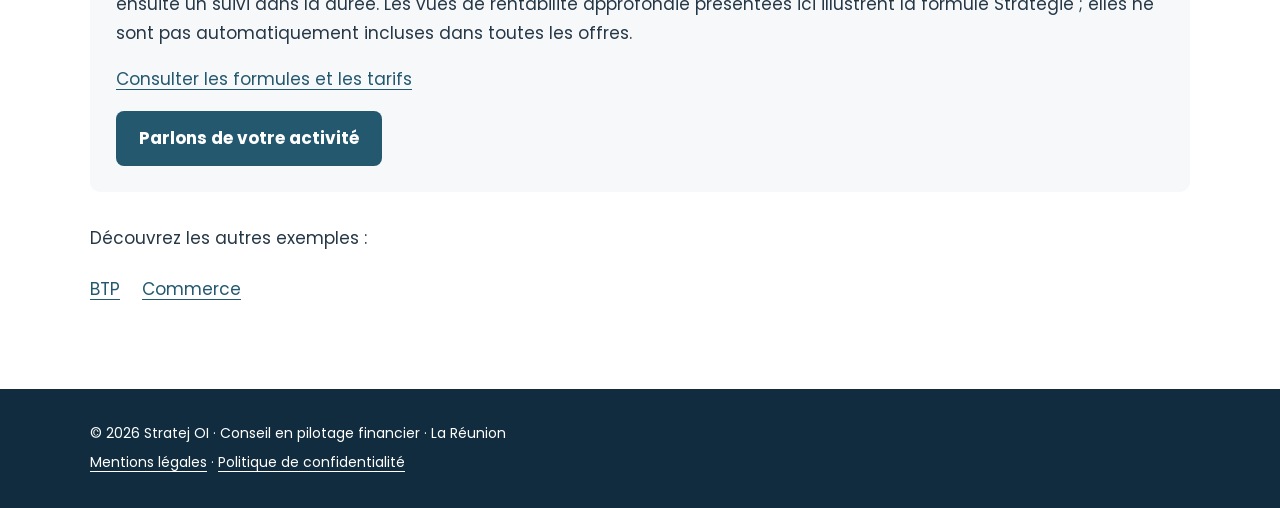
<file: exemples/pilotage-financier-chr-reunion.html>
<!doctype html><html lang="fr"><head><meta charset="utf-8"><meta name="viewport" content="width=device-width,initial-scale=1"><title>Pilotage financier CHR à La Réunion | Exemple de tableau de bord - Stratej OI</title><meta name="description" content="Exemple fictif de tableau de bord pour cafés, hôtels et restaurants à La Réunion : rentabilité par pôle, coûts matières et prévisions de trésorerie."><link rel="canonical" href="https://stratejoi.re/exemples/pilotage-financier-chr-reunion.html"><meta property="og:type" content="website"><meta property="og:locale" content="fr_FR"><meta property="og:title" content="Pilotage financier CHR à La Réunion | Exemple de tableau de bord - Stratej OI"><meta property="og:description" content="Exemple fictif de tableau de bord pour cafés, hôtels et restaurants à La Réunion : rentabilité par pôle, coûts matières et prévisions de trésorerie."><meta property="og:url" content="https://stratejoi.re/exemples/pilotage-financier-chr-reunion.html"><link href="https://fonts.googleapis.com/css2?family=Poppins:wght@400;500;600;700&display=swap" rel="stylesheet"><link rel="stylesheet" href="exemples.css"><script type="application/ld+json">{"@context": "https://schema.org", "@graph": [{"@type": "Organization", "@id": "https://stratejoi.re/#organization", "name": "Stratej OI", "url": "https://stratejoi.re/", "description": "Conseil en pilotage financier pour TPE et PME à La Réunion", "email": "contact@stratejoi.re", "telephone": "+262693909501", "founder": {"@id": "https://stratejoi.re/#pierre-yves-luminet"}, "location": {"@type": "Place", "name": "Le Port, La Réunion"}, "areaServed": {"@type": "Place", "name": "La Réunion"}, "logo": "https://stratejoi.re/exemples/assets/stratej-oi-logo-vertical.png"}, {"@type": "Person", "@id": "https://stratejoi.re/#pierre-yves-luminet", "name": "Pierre-Yves Luminet", "url": "https://stratejoi.re/#a-propos", "worksFor": {"@id": "https://stratejoi.re/#organization"}}, {"@type": "WebPage", "@id": "https://stratejoi.re/exemples/pilotage-financier-chr-reunion.html#webpage", "url": "https://stratejoi.re/exemples/pilotage-financier-chr-reunion.html", "name": "Pilotage financier CHR à La Réunion | Exemple de tableau de bord - Stratej OI", "description": "Exemple fictif de tableau de bord pour cafés, hôtels et restaurants à La Réunion : rentabilité par pôle, coûts matières et prévisions de trésorerie.", "inLanguage": "fr-FR", "publisher": {"@id": "https://stratejoi.re/#organization"}, "about": {"@id": "https://stratejoi.re/#organization"}}]}</script><meta name="robots" content="index,follow,max-image-preview:large"><meta property="og:image" content="https://stratejoi.re/exemples/assets/stratej-oi-partage.png"><meta property="og:image:alt" content="Stratej OI - Pilotage financier des TPE et PME à La Réunion"><meta name="twitter:card" content="summary_large_image"><meta name="twitter:image" content="https://stratejoi.re/exemples/assets/stratej-oi-partage.png"></head><body><header><div class="wrap topbar"><a class="brand" href="../index.html"><img src="assets/stratej-oi-logo-clair.png" width="4200" height="1320" alt="Stratej OI — accueil"></a><a class="back" href="../index.html#exemples">Tous les exemples</a></div></header><main class="wrap"><span class="tag">Cafés, hôtels et restaurants · Exemple fictif</span><h1>Pilotage financier CHR à La Réunion</h1><p class="lead">Restaurant, bar, hôtel ou événementiel : chaque activité contribue différemment au chiffre d’affaires et à la marge. Un tableau de bord adapté aide à comprendre cette contribution et à anticiper les périodes où la trésorerie sera plus sollicitée.</p><div class="notice">Extraits de démonstration sur données fictives. Les tableaux illustrent la formule Stratégie ; le niveau de détail est adapté à chaque mission.</div><figure class="figure"><a href="assets/chr-2.webp" target="_blank" rel="noopener" aria-label="Agrandir l’extrait de rentabilité - nouvelle fenêtre"><img src="assets/chr-2.webp" width="1800" height="1350" alt="Extrait fictif du tableau de bord CHR : marge brute et rentabilité par pôle, du restaurant au bar et à l’événementiel."></a><figcaption>Vue sectorielle recadrée du tableau de bord de démonstration. Cliquez pour agrandir. Les seuils illustrés ne sont pas des normes sectorielles.</figcaption></figure><div class="benefits"><article><h3>Comparer les activités de votre établissement</h3><p>L’exemple distingue les pôles restaurant, bar, hôtel, terrasse et événementiel. Chacun présente un chiffre d’affaires et une marge brute, avec un indicateur de coût matières lorsque celui-ci est pertinent. Les pôles retenus dépendent de votre activité réelle.</p></article><article><h3>Lire les marges avec les charges</h3><p>Une marge brute satisfaisante ne décrit pas, à elle seule, la rentabilité finale. Le suivi des achats, des charges de personnel et des autres dépenses permet de préparer une discussion concrète sur les priorités de gestion.</p></article><article><h3>Préparer les creux de trésorerie</h3><p>La vue de trésorerie met en regard les encaissements et décaissements, puis leur évolution prévisionnelle. Elle sert à anticiper les achats et les échéances en tenant compte de la saisonnalité propre à votre établissement.</p></article></div><h2>Du tableau de bord à la décision</h2><p>Un indicateur signale un point à examiner. Lors du point de suivi, nous le rapprochons de votre organisation et de vos priorités pour choisir les actions utiles. Stratej OI intervient en complément de votre expert-comptable, à partir des données disponibles, pour vous aider à piloter votre activité.</p><details><summary>Voir aussi l’extrait de trésorerie</summary><figure class="figure"><a href="assets/chr-1.webp" target="_blank" rel="noopener" aria-label="Agrandir l’extrait de trésorerie - nouvelle fenêtre"><img src="assets/chr-1.webp" width="1800" height="1350" loading="lazy" alt="Démonstration fictive Cafés, hôtels et restaurants : encaissements, décaissements, créances par ancienneté et trajectoire de trésorerie."></a><figcaption>Vue de démonstration. L’horizon du prévisionnel dépend de la formule et du périmètre convenus.</figcaption></figure></details><div class="actions"><a class="button" href="assets/extrait-tableau-de-bord-chr-stratej-oi.pdf" download>Télécharger l’extrait PDF</a><span>2 pages · 357 Ko · Cas fictif</span></div><details><summary>Le même tableau convient-il à tous les restaurants et hôtels ?</summary><p>Non. Un restaurant, un hôtel et une activité de traiteur n’ont pas la même organisation. Les pôles, les indicateurs et les seuils sont définis à partir de vos données et de vos priorités ; cette démonstration illustre un format possible.</p></details><section class="diagnostic-exemple" aria-labelledby="diagnostic-titre"><h2 id="diagnostic-titre">Un exemple de Diagnostic Flash Cafés, hôtels et restaurants</h2><p class="tag">Cas fictif · Extrait du rapport</p><h3>Vendre davantage sans retrouver la rentabilité</h3><p>Le restaurant réalise un chiffre d’affaires annualisé en progression dans le scénario, mais l’exploitation ne dégage pratiquement plus d’excédent sur les neuf mois étudiés. Les matières premières et le personnel représentent ensemble environ 86 % du chiffre d’affaires dans les données du cas. La marge brute s’érode et le délai de paiement des fournisseurs reste long. Le diagnostic oriente l’analyse vers les achats, la carte, l’organisation des services et le suivi de trésorerie.</p><div class="diagnostic-layout"><a href="assets/extrait-diagnostic-flash-chr-stratej-oi.pdf" aria-label="Ouvrir l’extrait du Diagnostic Flash Cafés, hôtels et restaurants"><img src="assets/diagnostic-chr-apercu.webp" width="1273" height="1800" loading="lazy" alt="Première page de l’extrait fictif du Diagnostic Flash Cafés, hôtels et restaurants : synthèse et points de vigilance."></a><div><h3>Trois pages pour comprendre le livrable</h3><ul><li>Une synthèse des points d’appui et des fragilités.</li><li>Une sélection de ratios, avec leur lecture et leurs réserves.</li><li>Deux pistes du plan d’action et les questions à approfondir.</li></ul><p>Les extraits sont abrégés et leur mise en page est adaptée à la présentation publique. La sélection montre la synthèse, la lecture des chiffres et les priorités d’action.</p><p><strong>Le diagnostic et le tableau de bord de cette page illustrent deux cas fictifs distincts.</strong> Ils ne représentent pas un avant/après.</p><a class="button" href="assets/extrait-diagnostic-flash-chr-stratej-oi.pdf" download>Télécharger le Diagnostic Flash</a><p class="download-note">Extrait · 3 pages · 658 Ko · Cas fictif</p></div></div></section><p class="author-note">Exemples présentés par <a href="../index.html#a-propos">Pierre-Yves Luminet</a>, fondateur de Stratej OI, basé au Port. <a href="../analyse-financiere-reunion.html">Comprendre la démarche d’analyse financière</a>.</p><div class="scope"><h2>Quel accompagnement pour votre entreprise ?</h2><p>Le Diagnostic Flash sert à établir une analyse ponctuelle et un plan d’action. Les formules mensuelles permettent ensuite un suivi dans la durée. Les vues de rentabilité approfondie présentées ici illustrent la formule Stratégie ; elles ne sont pas automatiquement incluses dans toutes les offres.</p><p><a href="../index.html#offres">Consulter les formules et les tarifs</a></p><a class="button" href="https://meet.brevo.com/pierre-yves-luminet/echange-decouverte-stratej-oi">Parlons de votre activité</a></div><p>Découvrez les autres exemples :</p><nav class="related" aria-label="Autres secteurs"><a href="pilotage-financier-btp-reunion.html">BTP</a><a href="pilotage-financier-commerce-reunion.html">Commerce</a></nav></main><footer><div class="wrap"><p>© 2026 Stratej OI · Conseil en pilotage financier · La Réunion</p><p><a href="https://stratejoi.re/mentions-legales.html">Mentions légales</a> · <a href="https://stratejoi.re/politique-confidentialite.html">Politique de confidentialité</a></p></div></footer></body></html>
</file>
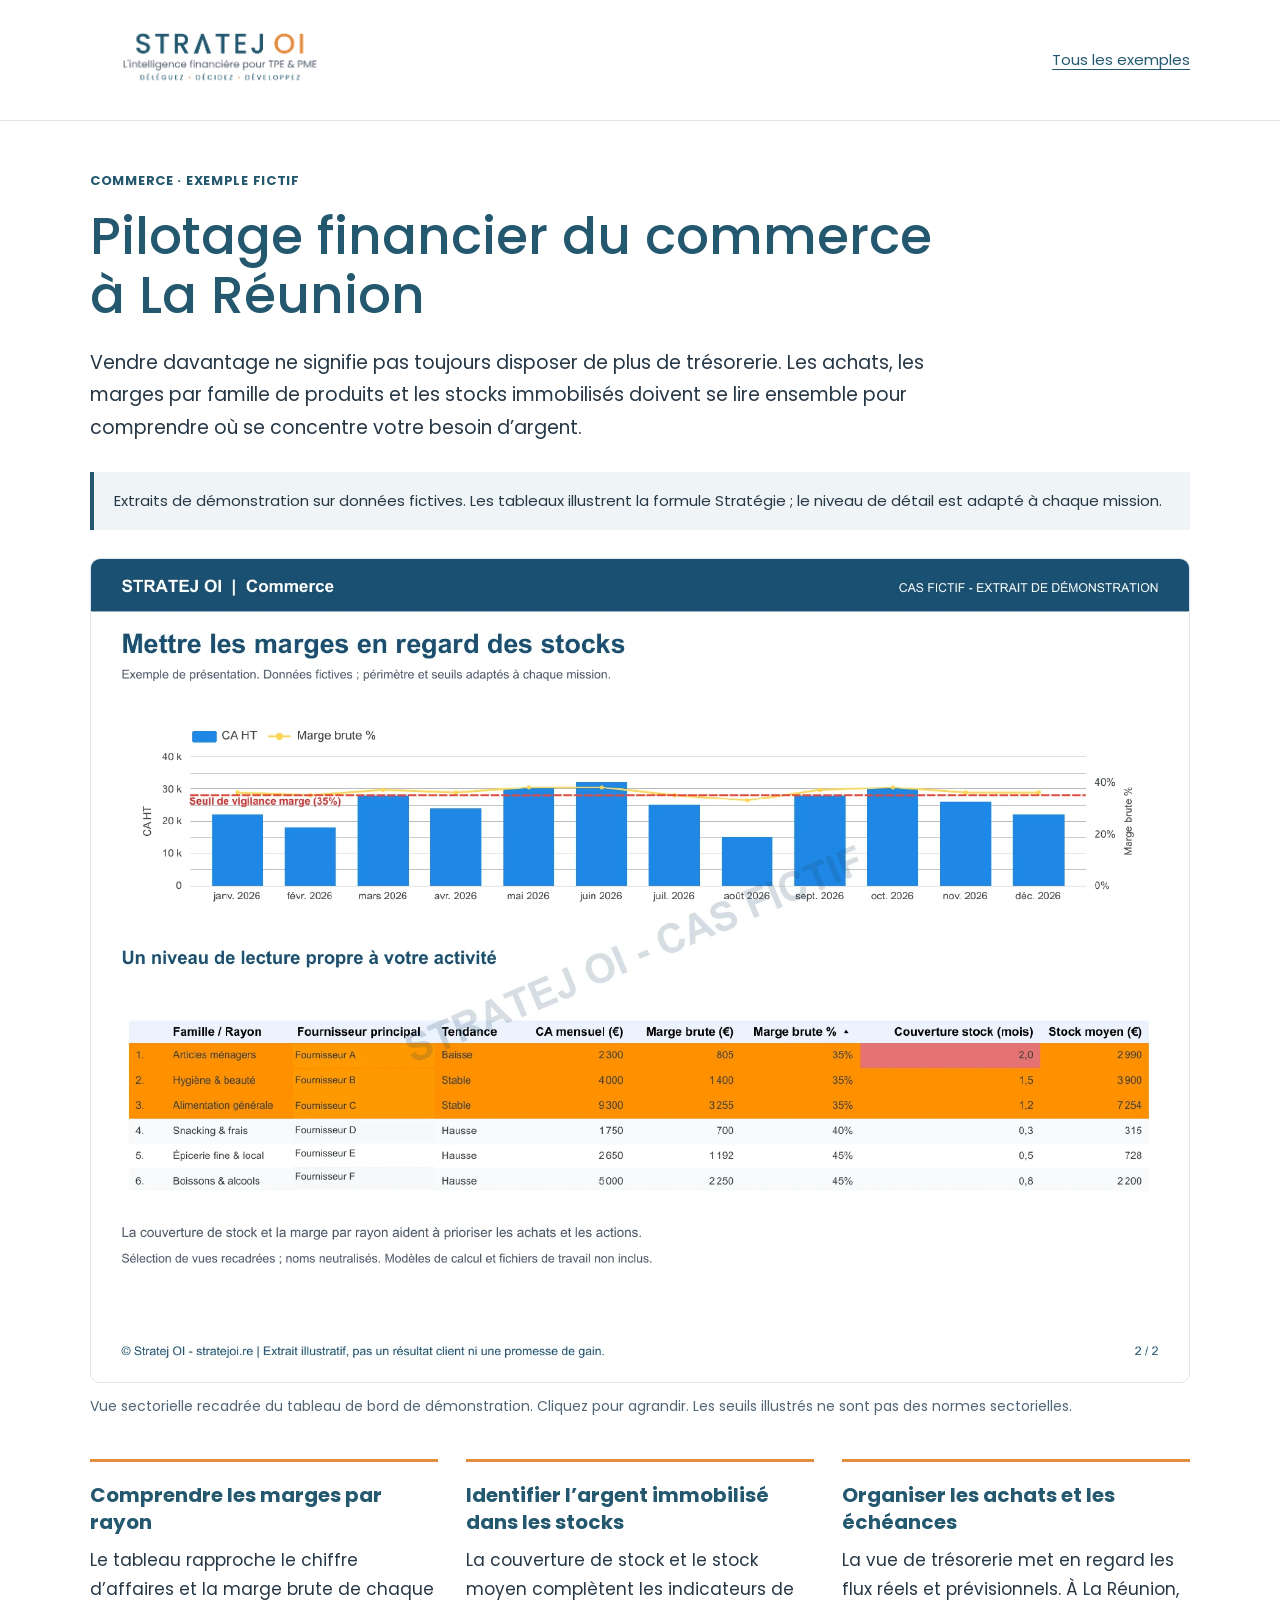
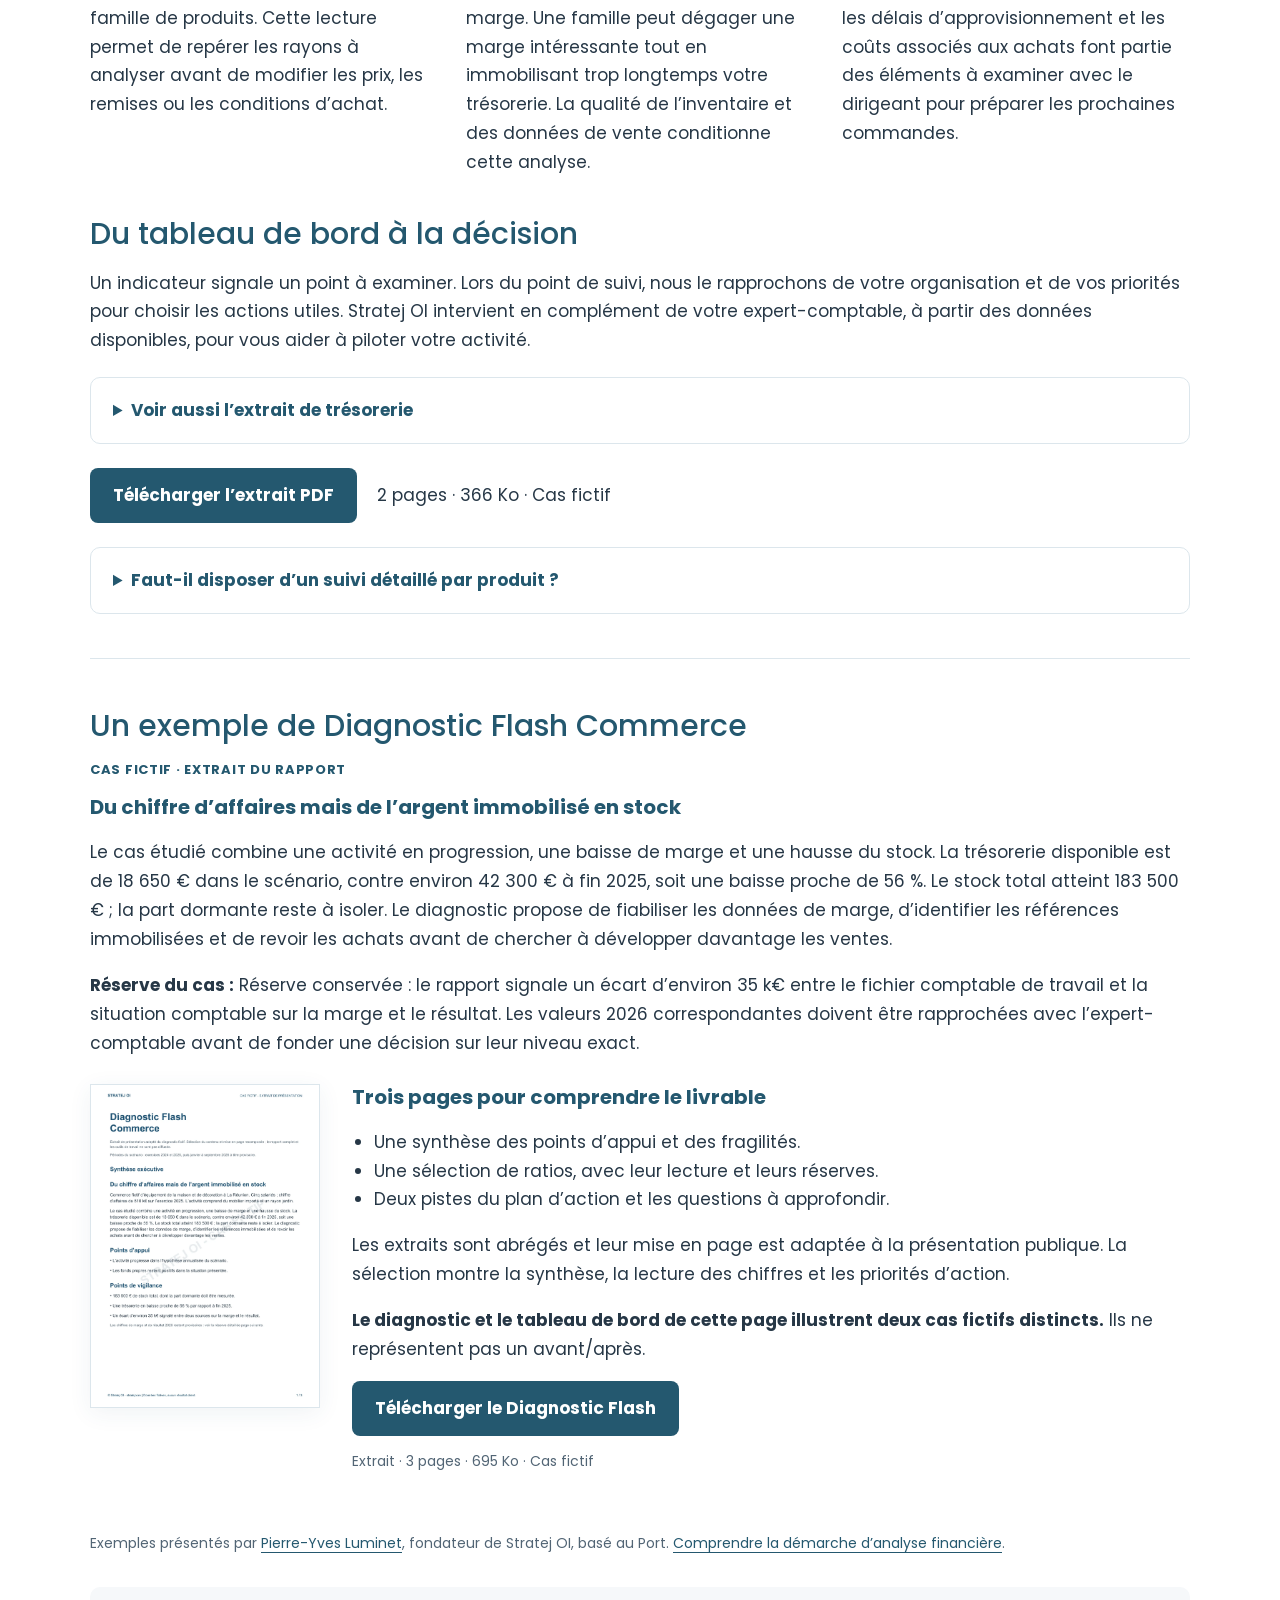
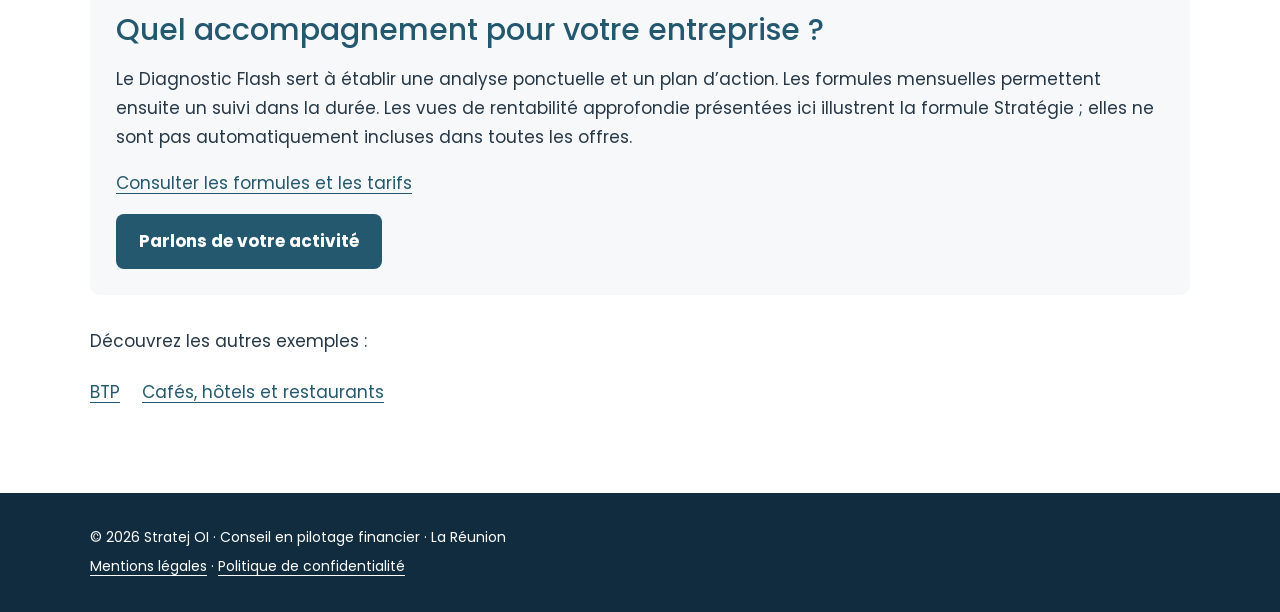
<file: exemples/pilotage-financier-commerce-reunion.html>
<!doctype html><html lang="fr"><head><meta charset="utf-8"><meta name="viewport" content="width=device-width,initial-scale=1"><title>Pilotage financier du commerce à La Réunion | Exemple de tableau de bord - Stratej OI</title><meta name="description" content="Exemple fictif de tableau de bord pour commerces à La Réunion : marges par rayon, couverture des stocks, achats et prévisions de trésorerie."><link rel="canonical" href="https://stratejoi.re/exemples/pilotage-financier-commerce-reunion.html"><meta property="og:type" content="website"><meta property="og:locale" content="fr_FR"><meta property="og:title" content="Pilotage financier du commerce à La Réunion | Exemple de tableau de bord - Stratej OI"><meta property="og:description" content="Exemple fictif de tableau de bord pour commerces à La Réunion : marges par rayon, couverture des stocks, achats et prévisions de trésorerie."><meta property="og:url" content="https://stratejoi.re/exemples/pilotage-financier-commerce-reunion.html"><link href="https://fonts.googleapis.com/css2?family=Poppins:wght@400;500;600;700&display=swap" rel="stylesheet"><link rel="stylesheet" href="exemples.css"><script type="application/ld+json">{"@context": "https://schema.org", "@graph": [{"@type": "Organization", "@id": "https://stratejoi.re/#organization", "name": "Stratej OI", "url": "https://stratejoi.re/", "description": "Conseil en pilotage financier pour TPE et PME à La Réunion", "email": "contact@stratejoi.re", "telephone": "+262693909501", "founder": {"@id": "https://stratejoi.re/#pierre-yves-luminet"}, "location": {"@type": "Place", "name": "Le Port, La Réunion"}, "areaServed": {"@type": "Place", "name": "La Réunion"}, "logo": "https://stratejoi.re/exemples/assets/stratej-oi-logo-vertical.png"}, {"@type": "Person", "@id": "https://stratejoi.re/#pierre-yves-luminet", "name": "Pierre-Yves Luminet", "url": "https://stratejoi.re/#a-propos", "worksFor": {"@id": "https://stratejoi.re/#organization"}}, {"@type": "WebPage", "@id": "https://stratejoi.re/exemples/pilotage-financier-commerce-reunion.html#webpage", "url": "https://stratejoi.re/exemples/pilotage-financier-commerce-reunion.html", "name": "Pilotage financier du commerce à La Réunion | Exemple de tableau de bord - Stratej OI", "description": "Exemple fictif de tableau de bord pour commerces à La Réunion : marges par rayon, couverture des stocks, achats et prévisions de trésorerie.", "inLanguage": "fr-FR", "publisher": {"@id": "https://stratejoi.re/#organization"}, "about": {"@id": "https://stratejoi.re/#organization"}}]}</script><meta name="robots" content="index,follow,max-image-preview:large"><meta property="og:image" content="https://stratejoi.re/exemples/assets/stratej-oi-partage.png"><meta property="og:image:alt" content="Stratej OI - Pilotage financier des TPE et PME à La Réunion"><meta name="twitter:card" content="summary_large_image"><meta name="twitter:image" content="https://stratejoi.re/exemples/assets/stratej-oi-partage.png"></head><body><header><div class="wrap topbar"><a class="brand" href="../index.html"><img src="assets/stratej-oi-logo-clair.png" width="4200" height="1320" alt="Stratej OI — accueil"></a><a class="back" href="../index.html#exemples">Tous les exemples</a></div></header><main class="wrap"><span class="tag">Commerce · Exemple fictif</span><h1>Pilotage financier du commerce à La Réunion</h1><p class="lead">Vendre davantage ne signifie pas toujours disposer de plus de trésorerie. Les achats, les marges par famille de produits et les stocks immobilisés doivent se lire ensemble pour comprendre où se concentre votre besoin d’argent.</p><div class="notice">Extraits de démonstration sur données fictives. Les tableaux illustrent la formule Stratégie ; le niveau de détail est adapté à chaque mission.</div><figure class="figure"><a href="assets/commerce-2.webp" target="_blank" rel="noopener" aria-label="Agrandir l’extrait de rentabilité - nouvelle fenêtre"><img src="assets/commerce-2.webp" width="1800" height="1350" alt="Extrait fictif du tableau de bord commerce : marge par famille de produits, couverture de stock et stock moyen."></a><figcaption>Vue sectorielle recadrée du tableau de bord de démonstration. Cliquez pour agrandir. Les seuils illustrés ne sont pas des normes sectorielles.</figcaption></figure><div class="benefits"><article><h3>Comprendre les marges par rayon</h3><p>Le tableau rapproche le chiffre d’affaires et la marge brute de chaque famille de produits. Cette lecture permet de repérer les rayons à analyser avant de modifier les prix, les remises ou les conditions d’achat.</p></article><article><h3>Identifier l’argent immobilisé dans les stocks</h3><p>La couverture de stock et le stock moyen complètent les indicateurs de marge. Une famille peut dégager une marge intéressante tout en immobilisant trop longtemps votre trésorerie. La qualité de l’inventaire et des données de vente conditionne cette analyse.</p></article><article><h3>Organiser les achats et les échéances</h3><p>La vue de trésorerie met en regard les flux réels et prévisionnels. À La Réunion, les délais d’approvisionnement et les coûts associés aux achats font partie des éléments à examiner avec le dirigeant pour préparer les prochaines commandes.</p></article></div><h2>Du tableau de bord à la décision</h2><p>Un indicateur signale un point à examiner. Lors du point de suivi, nous le rapprochons de votre organisation et de vos priorités pour choisir les actions utiles. Stratej OI intervient en complément de votre expert-comptable, à partir des données disponibles, pour vous aider à piloter votre activité.</p><details><summary>Voir aussi l’extrait de trésorerie</summary><figure class="figure"><a href="assets/commerce-1.webp" target="_blank" rel="noopener" aria-label="Agrandir l’extrait de trésorerie - nouvelle fenêtre"><img src="assets/commerce-1.webp" width="1800" height="1350" loading="lazy" alt="Démonstration fictive Commerce : encaissements, décaissements, créances par ancienneté et trajectoire de trésorerie."></a><figcaption>Vue de démonstration. L’horizon du prévisionnel dépend de la formule et du périmètre convenus.</figcaption></figure></details><div class="actions"><a class="button" href="assets/extrait-tableau-de-bord-commerce-stratej-oi.pdf" download>Télécharger l’extrait PDF</a><span>2 pages · 366 Ko · Cas fictif</span></div><details><summary>Faut-il disposer d’un suivi détaillé par produit ?</summary><p>Le niveau de détail dépend de vos données disponibles. Un suivi par familles ou rayons peut constituer une première base utile. La remise en ordre des données ou une mise en place particulière doit être cadrée au démarrage.</p></details><section class="diagnostic-exemple" aria-labelledby="diagnostic-titre"><h2 id="diagnostic-titre">Un exemple de Diagnostic Flash Commerce</h2><p class="tag">Cas fictif · Extrait du rapport</p><h3>Du chiffre d’affaires mais de l’argent immobilisé en stock</h3><p>Le cas étudié combine une activité en progression, une baisse de marge et une hausse du stock. La trésorerie disponible est de 18 650 € dans le scénario, contre environ 42 300 € à fin 2025, soit une baisse proche de 56 %. Le stock total atteint 183 500 € ; la part dormante reste à isoler. Le diagnostic propose de fiabiliser les données de marge, d’identifier les références immobilisées et de revoir les achats avant de chercher à développer davantage les ventes.</p><p><strong>Réserve du cas :</strong> Réserve conservée : le rapport signale un écart d’environ 35 k€ entre le fichier comptable de travail et la situation comptable sur la marge et le résultat. Les valeurs 2026 correspondantes doivent être rapprochées avec l’expert-comptable avant de fonder une décision sur leur niveau exact.</p><div class="diagnostic-layout"><a href="assets/extrait-diagnostic-flash-commerce-stratej-oi.pdf" aria-label="Ouvrir l’extrait du Diagnostic Flash Commerce"><img src="assets/diagnostic-commerce-apercu.webp" width="1273" height="1800" loading="lazy" alt="Première page de l’extrait fictif du Diagnostic Flash Commerce : synthèse et points de vigilance."></a><div><h3>Trois pages pour comprendre le livrable</h3><ul><li>Une synthèse des points d’appui et des fragilités.</li><li>Une sélection de ratios, avec leur lecture et leurs réserves.</li><li>Deux pistes du plan d’action et les questions à approfondir.</li></ul><p>Les extraits sont abrégés et leur mise en page est adaptée à la présentation publique. La sélection montre la synthèse, la lecture des chiffres et les priorités d’action.</p><p><strong>Le diagnostic et le tableau de bord de cette page illustrent deux cas fictifs distincts.</strong> Ils ne représentent pas un avant/après.</p><a class="button" href="assets/extrait-diagnostic-flash-commerce-stratej-oi.pdf" download>Télécharger le Diagnostic Flash</a><p class="download-note">Extrait · 3 pages · 695 Ko · Cas fictif</p></div></div></section><p class="author-note">Exemples présentés par <a href="../index.html#a-propos">Pierre-Yves Luminet</a>, fondateur de Stratej OI, basé au Port. <a href="../analyse-financiere-reunion.html">Comprendre la démarche d’analyse financière</a>.</p><div class="scope"><h2>Quel accompagnement pour votre entreprise ?</h2><p>Le Diagnostic Flash sert à établir une analyse ponctuelle et un plan d’action. Les formules mensuelles permettent ensuite un suivi dans la durée. Les vues de rentabilité approfondie présentées ici illustrent la formule Stratégie ; elles ne sont pas automatiquement incluses dans toutes les offres.</p><p><a href="../index.html#offres">Consulter les formules et les tarifs</a></p><a class="button" href="https://meet.brevo.com/pierre-yves-luminet/echange-decouverte-stratej-oi">Parlons de votre activité</a></div><p>Découvrez les autres exemples :</p><nav class="related" aria-label="Autres secteurs"><a href="pilotage-financier-btp-reunion.html">BTP</a><a href="pilotage-financier-chr-reunion.html">Cafés, hôtels et restaurants</a></nav></main><footer><div class="wrap"><p>© 2026 Stratej OI · Conseil en pilotage financier · La Réunion</p><p><a href="https://stratejoi.re/mentions-legales.html">Mentions légales</a> · <a href="https://stratejoi.re/politique-confidentialite.html">Politique de confidentialité</a></p></div></footer></body></html>
</file>
<file: exemples/exemples.css>
*{box-sizing:border-box}body{margin:0;color:#263746;background:#fff;font-family:'Poppins',Arial,sans-serif;line-height:1.7;font-size:17px}a{color:#24586F;text-underline-offset:4px}header{border-bottom:1px solid #dfE7ed}.wrap{width:min(1100px,calc(100% - 40px));margin:auto}.topbar{display:flex;align-items:center;justify-content:space-between;gap:20px;padding:19px 0}.brand{font-weight:700;font-size:23px;text-decoration:none}.back{font-size:15px}main{padding:44px 0 64px}h1,h2{font-family:'Poppins',Arial,sans-serif;color:#24586F;line-height:1.15;font-weight:400}h1{font-size:clamp(34px,5vw,52px);max-width:880px;margin:12px 0 22px}h2{font-size:30px;margin:40px 0 16px}h3{font-size:20px;line-height:1.35;color:#24586F;margin:0 0 10px}.lead{max-width:850px;font-size:19px}.tag{font-size:13px;letter-spacing:.055em;text-transform:uppercase;color:#8b4c13;font-weight:700}.notice{padding:16px 20px;background:#EFF5F6;border-left:4px solid #24586F;margin:28px 0;font-size:15px}.figure{margin:28px 0}.figure img{display:block;width:100%;height:auto;border:1px solid #dce6ec;border-radius:10px}.figure figcaption{font-size:14px;color:#526575;margin-top:12px}.benefits{display:grid;grid-template-columns:repeat(3,minmax(0,1fr));gap:28px;margin:40px 0}.benefits article{border-top:3px solid #E38B3F;padding-top:20px}.benefits p{margin:0}details{border:1px solid #dce6ec;border-radius:10px;padding:18px 22px;margin:22px 0}summary{cursor:pointer;font-weight:700;color:#24586F}.button{display:inline-block;padding:13px 23px;border-radius:8px;background:#24586F;color:#fff;text-decoration:none;font-weight:700}.actions{display:flex;align-items:center;gap:20px;flex-wrap:wrap;margin:24px 0}.scope{background:#f6f8fa;padding:26px;border-radius:10px;margin:32px 0}.scope h2{margin-top:0}.related{display:flex;gap:22px;flex-wrap:wrap;margin:22px 0}footer{background:#101E33;color:#fff;padding:28px 0;font-size:14px}footer a{color:white}footer p{margin:5px 0}a:focus-visible,summary:focus-visible{outline:3px solid #E38B3F;outline-offset:5px}@media(max-width:800px){.benefits{grid-template-columns:1fr;gap:25px}.topbar{align-items:flex-start}.wrap{width:calc(100% - 32px)}main{padding-top:28px}.back{max-width:160px;text-align:right}.actions .button{width:100%;text-align:center}}

.diagnostic-exemple{margin:44px 0;border-top:1px solid #dce6ec;padding-top:10px}.diagnostic-layout{display:grid;grid-template-columns:230px minmax(0,1fr);gap:32px;align-items:start;margin:26px 0}.diagnostic-layout img{width:100%;height:auto;border:1px solid #dce6ec;box-shadow:0 5px 22px #24586F12}.diagnostic-layout ul{padding-left:22px}.download-note{font-size:14px;color:#526575}@media(max-width:600px){.diagnostic-layout{grid-template-columns:1fr}.diagnostic-layout>a{max-width:230px;margin:auto}.diagnostic-layout .button{font-size:15px}}
.hero .hero-position{font-size:16px;letter-spacing:.025em;color:#d7e9f5;margin:18px auto;max-width:680px}.hero .hero-examples{display:inline-block;color:#fff;font-size:15px;text-decoration:underline;text-underline-offset:5px;margin-top:12px}.hero .hero-links{display:flex;justify-content:center;gap:24px;flex-wrap:wrap;margin-top:24px}.hero-links a{color:#d7e9f5;font-size:14px;text-underline-offset:4px}.formule-purpose{color:var(--navy);font-weight:600;font-size:16px;line-height:1.5;margin-bottom:16px;text-align:left}.formule-card{align-self:start}.formule-card .formule-features{margin-bottom:14px}.formule-detail{border-top:1px solid var(--gray-200);padding-top:14px;text-align:left}.formule-detail summary{cursor:pointer;color:var(--navy);font-size:14px;font-weight:600}.formule-detail p{font-size:14px;color:var(--gray-600);line-height:1.6;margin:12px 0}.formule-card .formule-scope{border:0;padding:0;font-size:13px}.formule-next{display:inline-block;margin-top:18px;color:var(--navy);font-weight:600;font-size:14px;text-underline-offset:4px}.local-contact{font-size:14px;color:var(--gray-600);line-height:1.7;margin-top:16px}.local-contact a{color:var(--navy)}.exemples-section{padding-top:48px;padding-bottom:48px}.exemples-section .exemple-card-body{padding:18px}.exemples-section .exemple-card p{font-size:15px;line-height:1.5}.exemples-section .exemples-intro{font-size:16px;margin-bottom:24px}.exemples-section .exemple-card img{aspect-ratio:4/3;object-fit:contain}.author-note{font-size:14px;color:#526575;margin:28px 0}.site-nav{display:flex;gap:20px;flex-wrap:wrap;font-size:14px}.service-steps{padding-left:24px}.service-steps li{padding:8px 0}.service-price{font-size:21px;font-weight:700;color:#24586F}.service-questions dt{font-weight:700;color:#24586F;margin-top:24px}.service-questions dd{margin:8px 0 24px}.service-table{width:100%;border-collapse:collapse;margin:24px 0;font-size:16px}.service-table th,.service-table td{padding:14px;text-align:left;border-bottom:1px solid #dce6ec;vertical-align:top}.service-table th{background:#EFF5F6;color:#24586F}@media(max-width:600px){.service-table th,.service-table td{padding:10px;font-size:14px}.service-table th:first-child{width:35%}.hero .hero-links{gap:16px}.exemples-section{padding:36px 16px}}

/* Charte Stratej OI v10, 11/07/2026 */
body{font-family:'Poppins',Arial,sans-serif}
h1,h2,.section-title,.about-name{font-family:'Poppins',Arial,sans-serif;font-weight:500}
/* User's existing visual references, supplied 11/09/2026: petroleum-blue gradient. */
:root{--brand-gradient:linear-gradient(135deg,#0F293A 0%,#1A445C 50%,#25617D 100%)}
.hero{background:var(--brand-gradient);padding-top:38px}
.cta-final{background:var(--brand-gradient)}
footer{background:#102C3E}
.hero::before{display:none}
.hero-brand{position:relative;max-width:560px;margin:0 auto 24px}
.hero-brand img{display:block;width:100%;height:auto}
.hero h1{font-weight:500;font-size:clamp(28px,4vw,44px);line-height:1.2}
.hero .hero-position,.hero .hero-links a{color:#C6CCD6}
.btn-primary{color:#101E33;background:#E38B3F}
.btn-primary:hover{color:#101E33;background:#E38B3F;box-shadow:0 3px 16px #e38b3f40}
.tag,.exemple-label{color:#24586F}
.formule-price{font-size:24px}
.brand{display:block;line-height:0;flex-shrink:0}
.brand img{display:block;width:260px;height:auto}
.topbar{align-items:center}
.hero p{color:#C6CCD6}
@media(max-width:640px){.hero{padding:22px 16px 32px}.hero .hero-brand{margin-bottom:20px!important;max-width:390px}.hero h1{font-size:27px}.brand img{width:185px}.topbar{gap:12px}.back{font-size:12px;max-width:95px}h1{font-size:30px}h2{font-size:26px}}
@media(max-width:350px){.brand img{width:165px}.hero h1{font-size:25px}}
</file>
